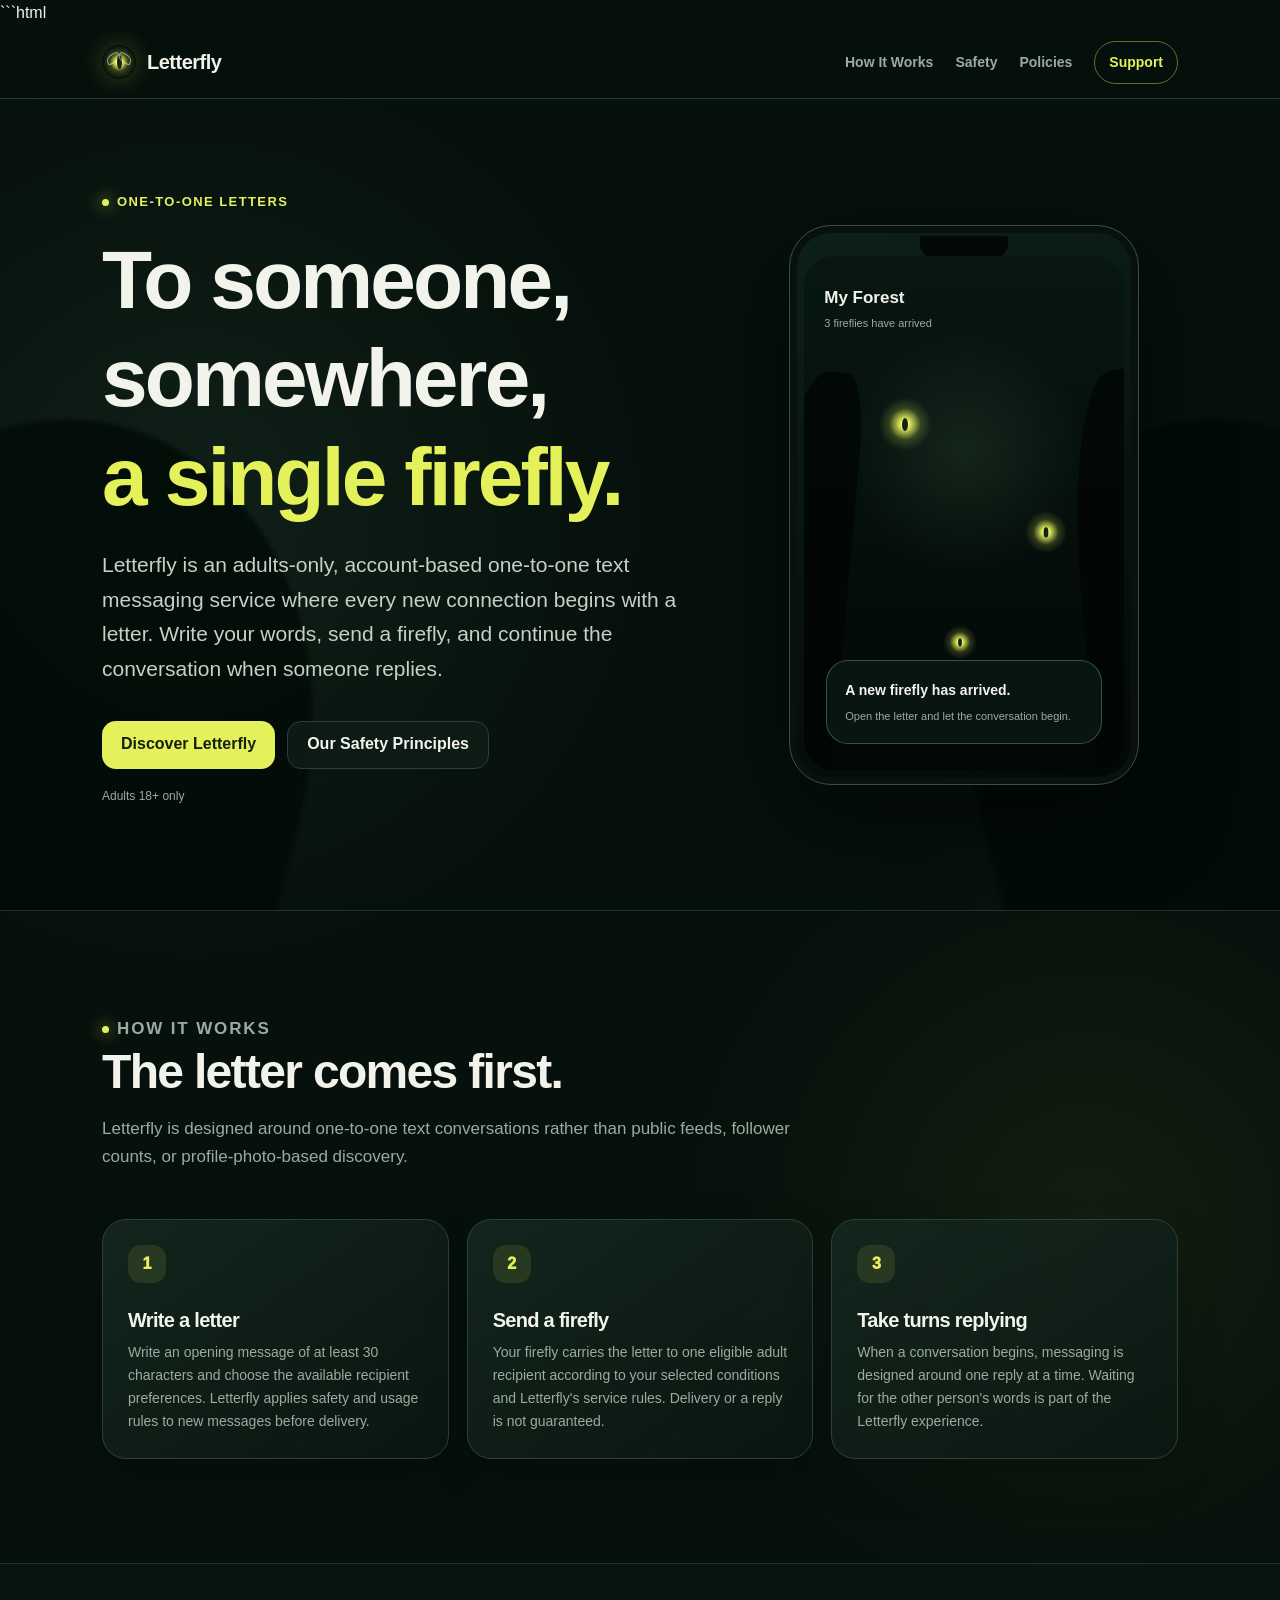
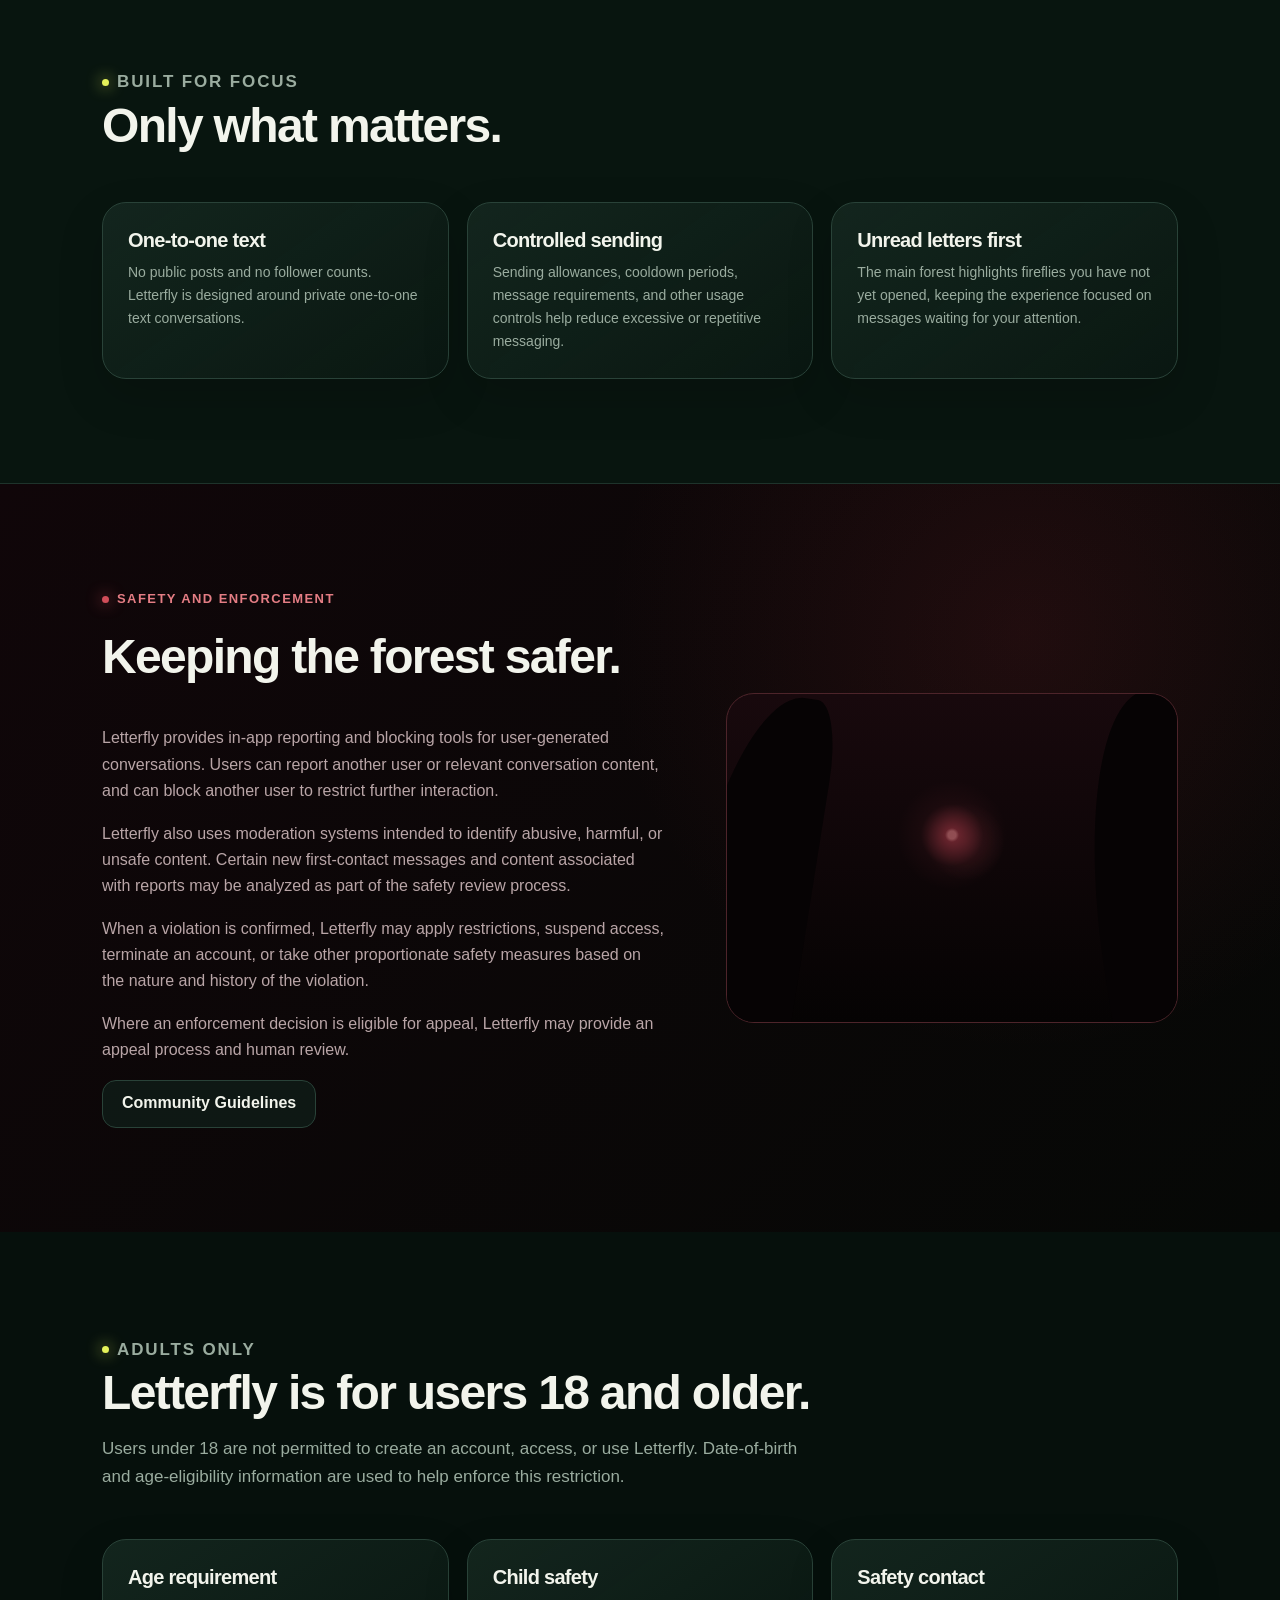
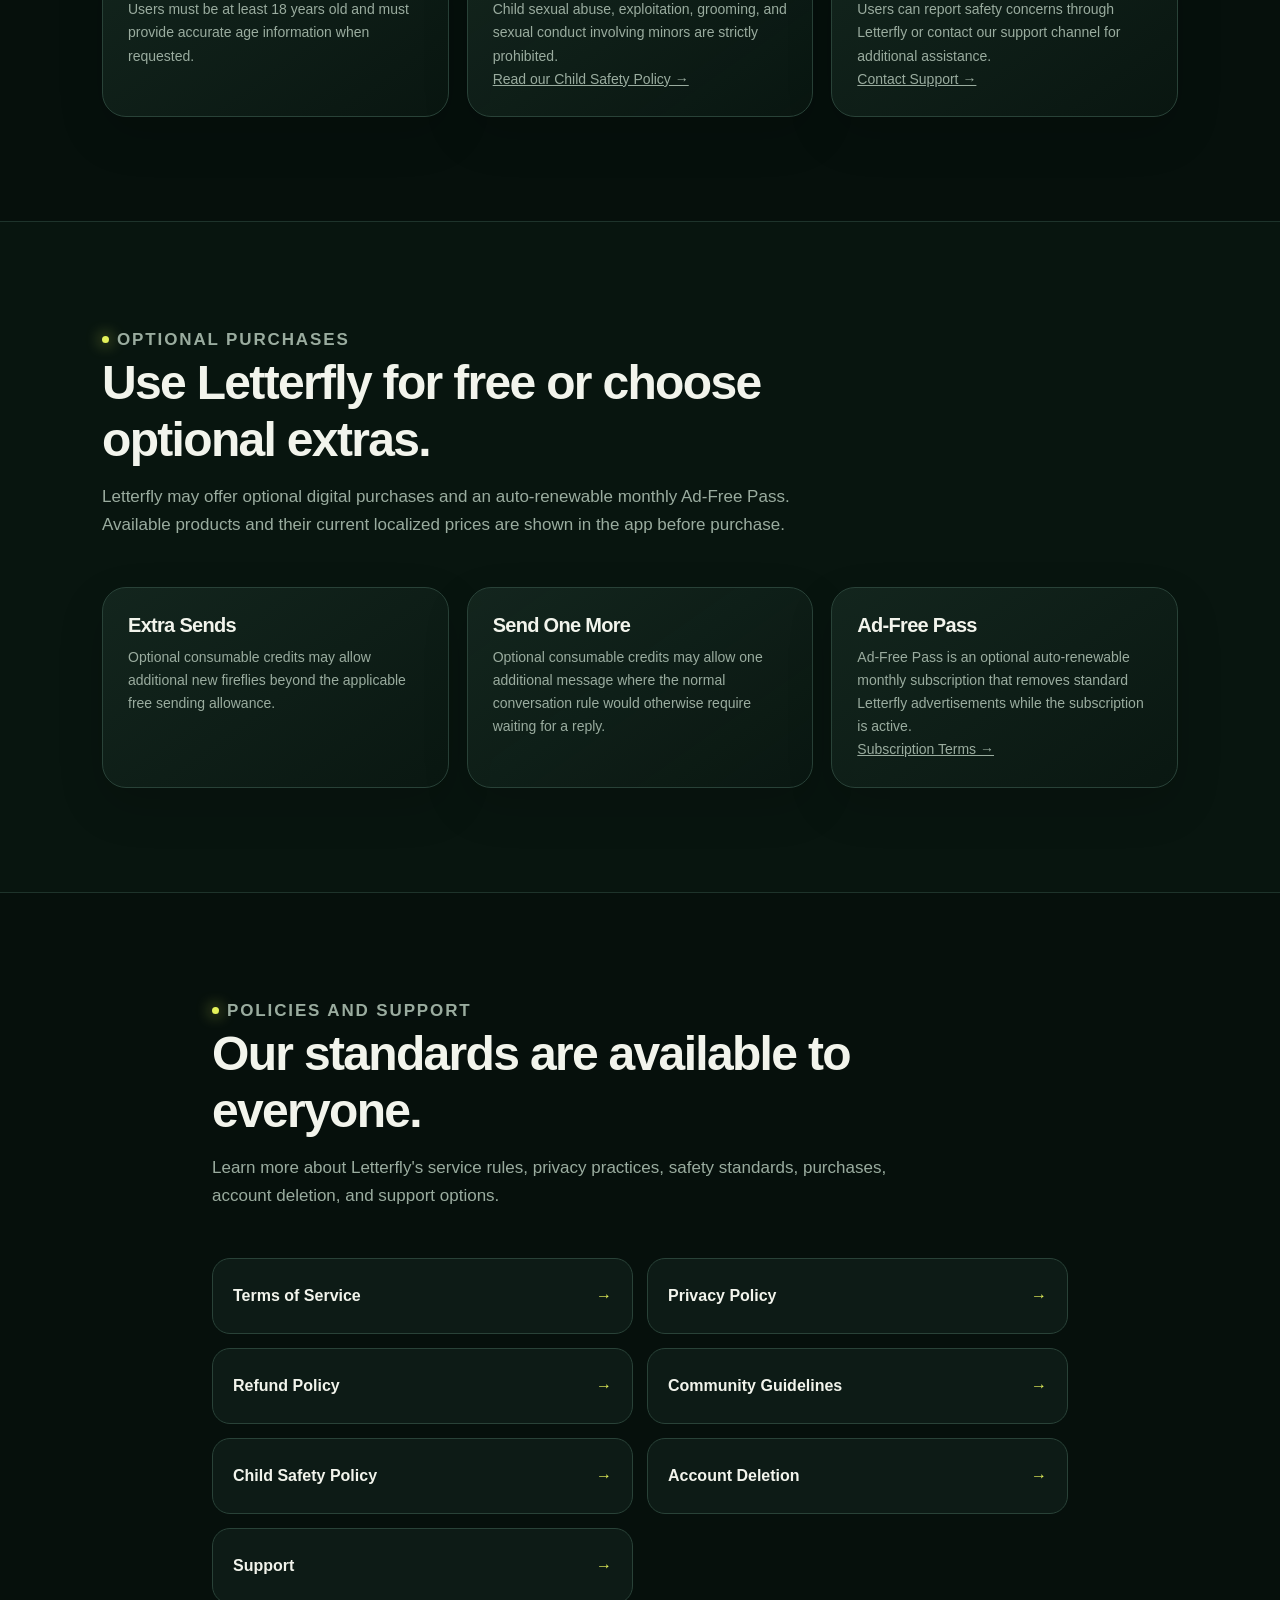
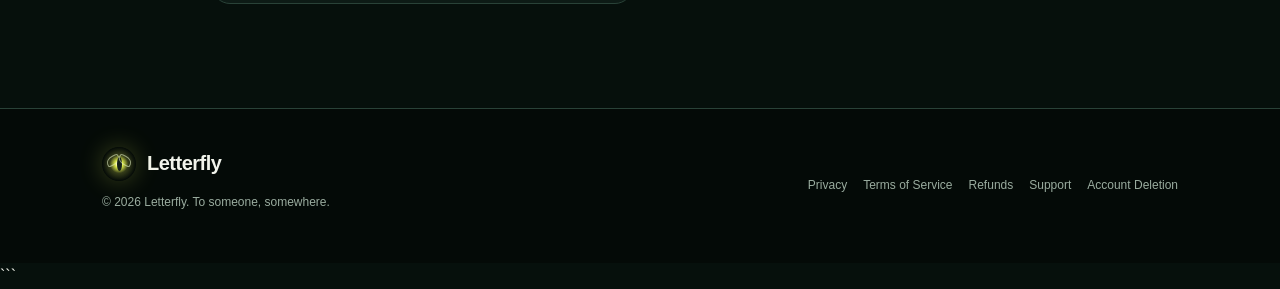
<file: index.html>
```html
<!doctype html>
<html lang="en">
<head>
  <meta charset="utf-8">
  <meta name="viewport" content="width=device-width, initial-scale=1">

  <meta
    name="description"
    content="Letterfly is an adults-only one-to-one text messaging service where every new connection begins with a letter carried by a firefly."
  >

  <meta name="theme-color" content="#06100c">

  <title>Letterfly — To Someone, Somewhere</title>

  <link rel="stylesheet" href="style.css">
</head>


<body>

  <a class="skip-link" href="#main">
    Skip to main content
  </a>


  <header class="site-header">

    <div class="nav-wrap">

      <a
        class="brand"
        href="index.html"
        aria-label="Letterfly Home"
      >
        <span
          class="brand-mark"
          aria-hidden="true"
        >
          <span class="brand-core"></span>
        </span>

        Letterfly
      </a>


      <nav
        class="desktop-nav"
        aria-label="Main navigation"
      >

        <a href="#service">
          How It Works
        </a>

        <a href="#safety">
          Safety
        </a>

        <a href="#policies">
          Policies
        </a>

        <a
          class="nav-cta"
          href="support.html"
        >
          Support
        </a>

      </nav>


      <details class="mobile-nav">

        <summary>
          Menu
        </summary>

        <nav
          class="mobile-panel"
          aria-label="Mobile navigation"
        >

          <a href="#service">
            How It Works
          </a>

          <a href="#safety">
            Safety
          </a>

          <a href="#policies">
            Policies
          </a>

          <a href="support.html">
            Support
          </a>

        </nav>

      </details>

    </div>

  </header>



  <main id="main">


    <section class="hero">

      <div class="hero-inner">


        <div class="hero-copy">

          <p class="eyebrow">
            One-to-one letters
          </p>


          <h1>
            To someone, somewhere,<br>
            <span>a single firefly.</span>
          </h1>


          <p class="lead">
            Letterfly is an adults-only,
            account-based one-to-one text messaging service
            where every new connection begins with a letter.
            Write your words, send a firefly,
            and continue the conversation when someone replies.
          </p>


          <div class="hero-actions">

            <a
              class="button"
              href="#service"
            >
              Discover Letterfly
            </a>

            <a
              class="button secondary"
              href="community.html"
            >
              Our Safety Principles
            </a>

          </div>


          <p class="mini-note">
            Adults 18+ only
          </p>

        </div>



        <div
          class="phone"
          aria-label="Preview of the Letterfly app"
        >

          <div class="phone-screen">

            <div class="phone-title">
              My Forest
            </div>

            <div class="phone-sub">
              3 fireflies have arrived
            </div>


            <span class="tree left"></span>

            <span class="tree right"></span>


            <span class="glow g1"></span>

            <span class="glow g2"></span>

            <span class="glow g3"></span>


            <div class="phone-card">

              <strong>
                A new firefly has arrived.
              </strong>

              <span>
                Open the letter and let the conversation begin.
              </span>

            </div>

          </div>

        </div>

      </div>

    </section>



    <section
      id="service"
      class="section"
    >

      <div class="section-heading">

        <p class="eyebrow">
          How it works
        </p>


        <h2>
          The letter comes first.
        </h2>


        <p>
          Letterfly is designed around
          one-to-one text conversations rather than
          public feeds, follower counts,
          or profile-photo-based discovery.
        </p>

      </div>



      <div class="grid-3">


        <article class="card">

          <div class="card-number">
            1
          </div>


          <h3>
            Write a letter
          </h3>


          <p>
            Write an opening message
            of at least 30 characters
            and choose the available recipient preferences.
            Letterfly applies safety and usage rules
            to new messages before delivery.
          </p>

        </article>



        <article class="card">

          <div class="card-number">
            2
          </div>


          <h3>
            Send a firefly
          </h3>


          <p>
            Your firefly carries the letter
            to one eligible adult recipient
            according to your selected conditions
            and Letterfly's service rules.
            Delivery or a reply is not guaranteed.
          </p>

        </article>



        <article class="card">

          <div class="card-number">
            3
          </div>


          <h3>
            Take turns replying
          </h3>


          <p>
            When a conversation begins,
            messaging is designed around
            one reply at a time.
            Waiting for the other person's words
            is part of the Letterfly experience.
          </p>

        </article>

      </div>

    </section>



    <div class="band">

      <section class="section">

        <div class="section-heading">

          <p class="eyebrow">
            Built for focus
          </p>


          <h2>
            Only what matters.
          </h2>

        </div>



        <div class="grid-3">


          <article class="card">

            <h3>
              One-to-one text
            </h3>

            <p>
              No public posts
              and no follower counts.
              Letterfly is designed around
              private one-to-one text conversations.
            </p>

          </article>



          <article class="card">

            <h3>
              Controlled sending
            </h3>

            <p>
              Sending allowances,
              cooldown periods,
              message requirements,
              and other usage controls
              help reduce excessive or repetitive messaging.
            </p>

          </article>



          <article class="card">

            <h3>
              Unread letters first
            </h3>

            <p>
              The main forest highlights
              fireflies you have not yet opened,
              keeping the experience focused
              on messages waiting for your attention.
            </p>

          </article>

        </div>

      </section>

    </div>



    <div
      id="safety"
      class="shadow-band"
    >

      <section class="section shadow-layout">


        <div class="shadow-copy">

          <p class="eyebrow">
            Safety and enforcement
          </p>


          <h2>
            Keeping the forest safer.
          </h2>


          <p>
            Letterfly provides in-app reporting
            and blocking tools
            for user-generated conversations.
            Users can report another user
            or relevant conversation content,
            and can block another user
            to restrict further interaction.
          </p>


          <p>
            Letterfly also uses moderation systems
            intended to identify abusive,
            harmful, or unsafe content.
            Certain new first-contact messages
            and content associated with reports
            may be analyzed
            as part of the safety review process.
          </p>


          <p>
            When a violation is confirmed,
            Letterfly may apply restrictions,
            suspend access,
            terminate an account,
            or take other proportionate safety measures
            based on the nature
            and history of the violation.
          </p>


          <p>
            Where an enforcement decision
            is eligible for appeal,
            Letterfly may provide
            an appeal process
            and human review.
          </p>


          <a
            class="button secondary"
            href="community.html"
          >
            Community Guidelines
          </a>

        </div>



        <div
          class="shadow-art"
          role="img"
          aria-label="A dark forest with a dimly glowing firefly"
        >

          <span class="shadow-firefly"></span>

        </div>

      </section>

    </div>



    <section class="section">

      <div class="section-heading">

        <p class="eyebrow">
          Adults only
        </p>


        <h2>
          Letterfly is for users 18 and older.
        </h2>


        <p>
          Users under 18
          are not permitted to create an account,
          access, or use Letterfly.
          Date-of-birth and age-eligibility information
          are used to help enforce this restriction.
        </p>

      </div>


      <div class="grid-3">


        <article class="card">

          <h3>
            Age requirement
          </h3>

          <p>
            Users must be at least 18 years old
            and must provide accurate age information
            when requested.
          </p>

        </article>



        <article class="card">

          <h3>
            Child safety
          </h3>

          <p>
            Child sexual abuse,
            exploitation,
            grooming,
            and sexual conduct involving minors
            are strictly prohibited.
          </p>

          <p>
            <a href="child-safety.html">
              Read our Child Safety Policy →
            </a>
          </p>

        </article>



        <article class="card">

          <h3>
            Safety contact
          </h3>

          <p>
            Users can report safety concerns
            through Letterfly
            or contact our support channel
            for additional assistance.
          </p>

          <p>
            <a href="support.html">
              Contact Support →
            </a>
          </p>

        </article>

      </div>

    </section>



    <div class="band">

      <section class="section">

        <div class="section-heading">

          <p class="eyebrow">
            Optional purchases
          </p>


          <h2>
            Use Letterfly for free or choose optional extras.
          </h2>


          <p>
            Letterfly may offer optional digital purchases
            and an auto-renewable monthly Ad-Free Pass.
            Available products and their current localized prices
            are shown in the app before purchase.
          </p>

        </div>


        <div class="grid-3">


          <article class="card">

            <h3>
              Extra Sends
            </h3>

            <p>
              Optional consumable credits
              may allow additional new fireflies
              beyond the applicable free sending allowance.
            </p>

          </article>



          <article class="card">

            <h3>
              Send One More
            </h3>

            <p>
              Optional consumable credits
              may allow one additional message
              where the normal conversation rule
              would otherwise require waiting for a reply.
            </p>

          </article>



          <article class="card">

            <h3>
              Ad-Free Pass
            </h3>

            <p>
              Ad-Free Pass is an optional
              auto-renewable monthly subscription
              that removes standard Letterfly advertisements
              while the subscription is active.
            </p>

            <p>
              <a href="terms.html">
                Subscription Terms →
              </a>
            </p>

          </article>

        </div>

      </section>

    </div>



    <section
      id="policies"
      class="section narrow"
    >

      <div class="section-heading">

        <p class="eyebrow">
          Policies and support
        </p>


        <h2>
          Our standards are available to everyone.
        </h2>


        <p>
          Learn more about Letterfly's
          service rules,
          privacy practices,
          safety standards,
          purchases,
          account deletion,
          and support options.
        </p>

      </div>



      <div class="policy-grid">


        <a
          class="policy-link"
          href="terms.html"
        >
          Terms of Service
          <span>→</span>
        </a>


        <a
          class="policy-link"
          href="privacy.html"
        >
          Privacy Policy
          <span>→</span>
        </a>


        <a
          class="policy-link"
          href="refund.html"
        >
          Refund Policy
          <span>→</span>
        </a>


        <a
          class="policy-link"
          href="community.html"
        >
          Community Guidelines
          <span>→</span>
        </a>


        <a
          class="policy-link"
          href="child-safety.html"
        >
          Child Safety Policy
          <span>→</span>
        </a>


        <a
          class="policy-link"
          href="delete-account.html"
        >
          Account Deletion
          <span>→</span>
        </a>


        <a
          class="policy-link"
          href="support.html"
        >
          Support
          <span>→</span>
        </a>

      </div>

    </section>


  </main>



  <footer class="site-footer">

    <div class="footer-wrap">


      <div>

        <a
          class="brand"
          href="index.html"
          aria-label="Letterfly Home"
        >

          <span
            class="brand-mark"
            aria-hidden="true"
          >
            <span class="brand-core"></span>
          </span>

          Letterfly

        </a>


        <p class="footer-copy">
          © 2026 Letterfly. To someone, somewhere.
        </p>

      </div>



      <nav
        class="footer-links"
        aria-label="Footer navigation"
      >

        <a href="privacy.html">
          Privacy
        </a>

        <a href="terms.html">
          Terms of Service
        </a>

        <a href="refund.html">
          Refunds
        </a>

        <a href="support.html">
          Support
        </a>

        <a href="delete-account.html">
          Account Deletion
        </a>

      </nav>

    </div>

  </footer>

</body>
</html>
```
</file>
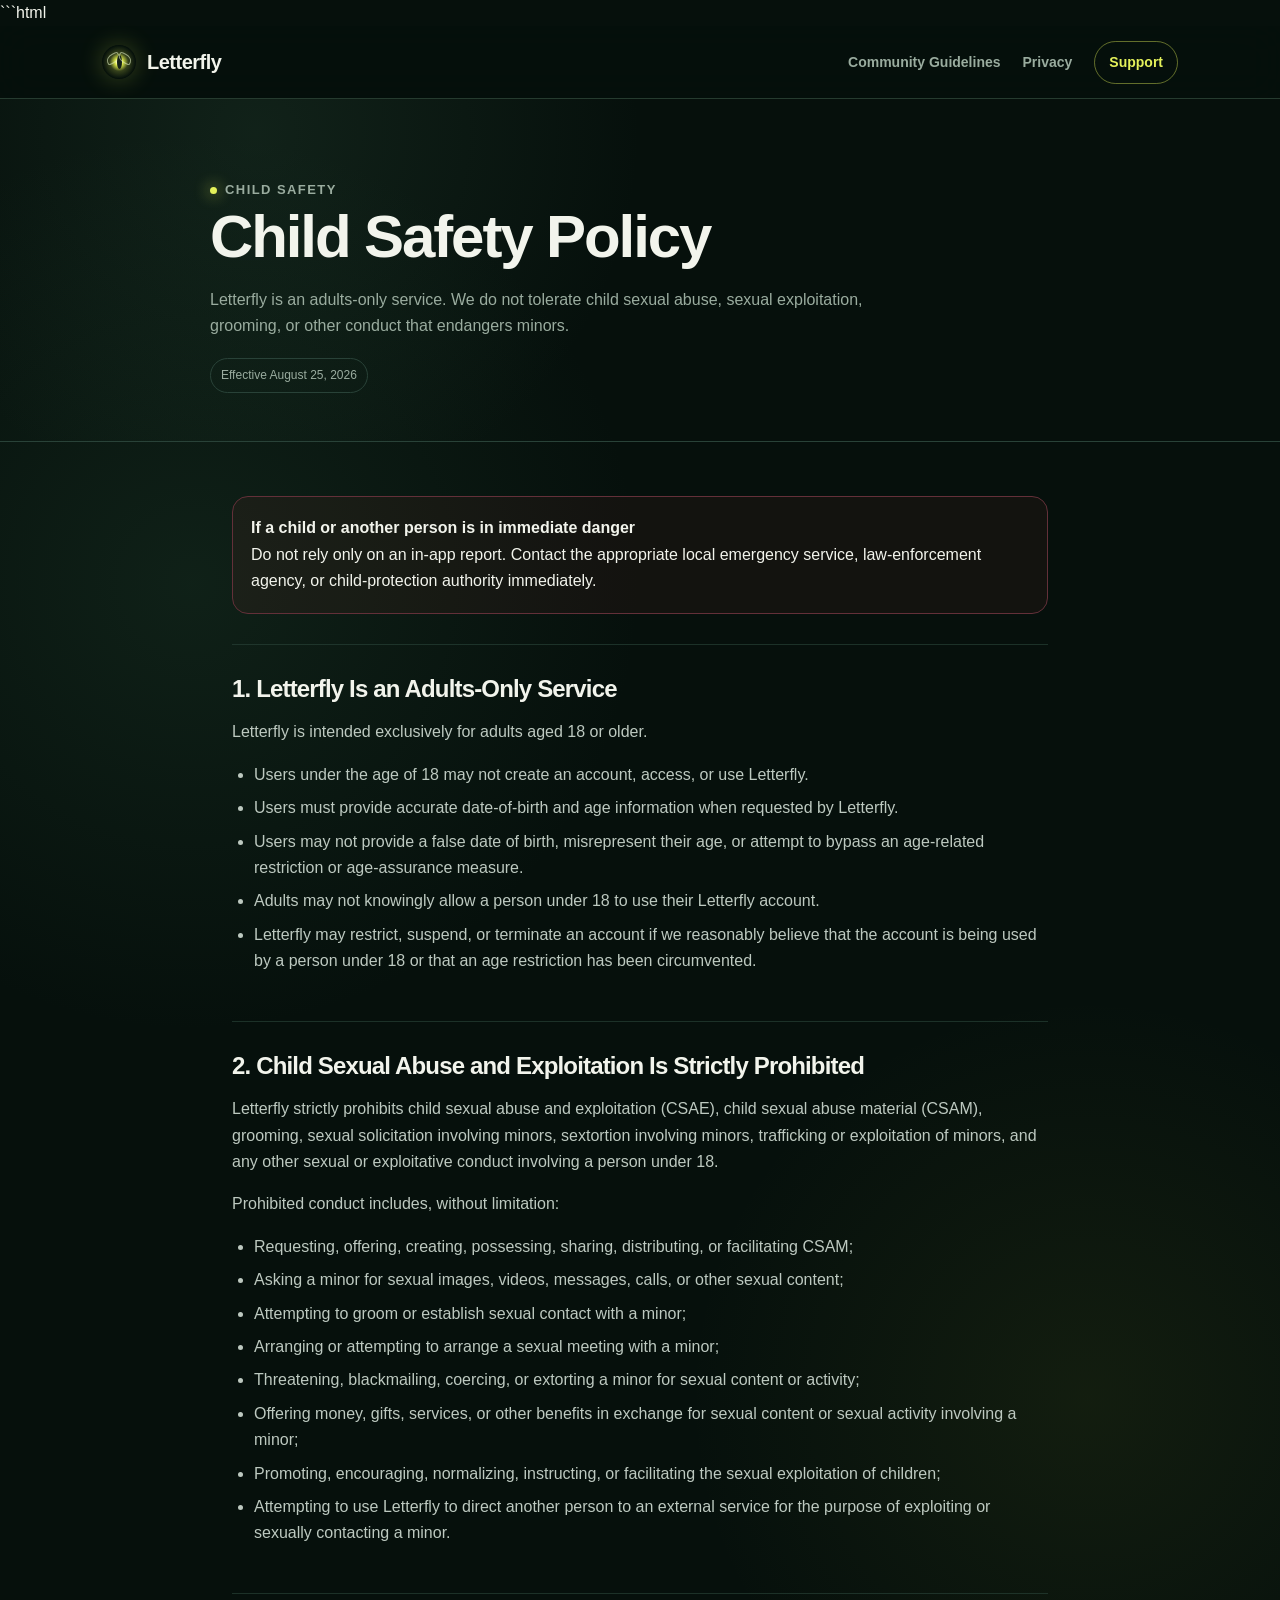
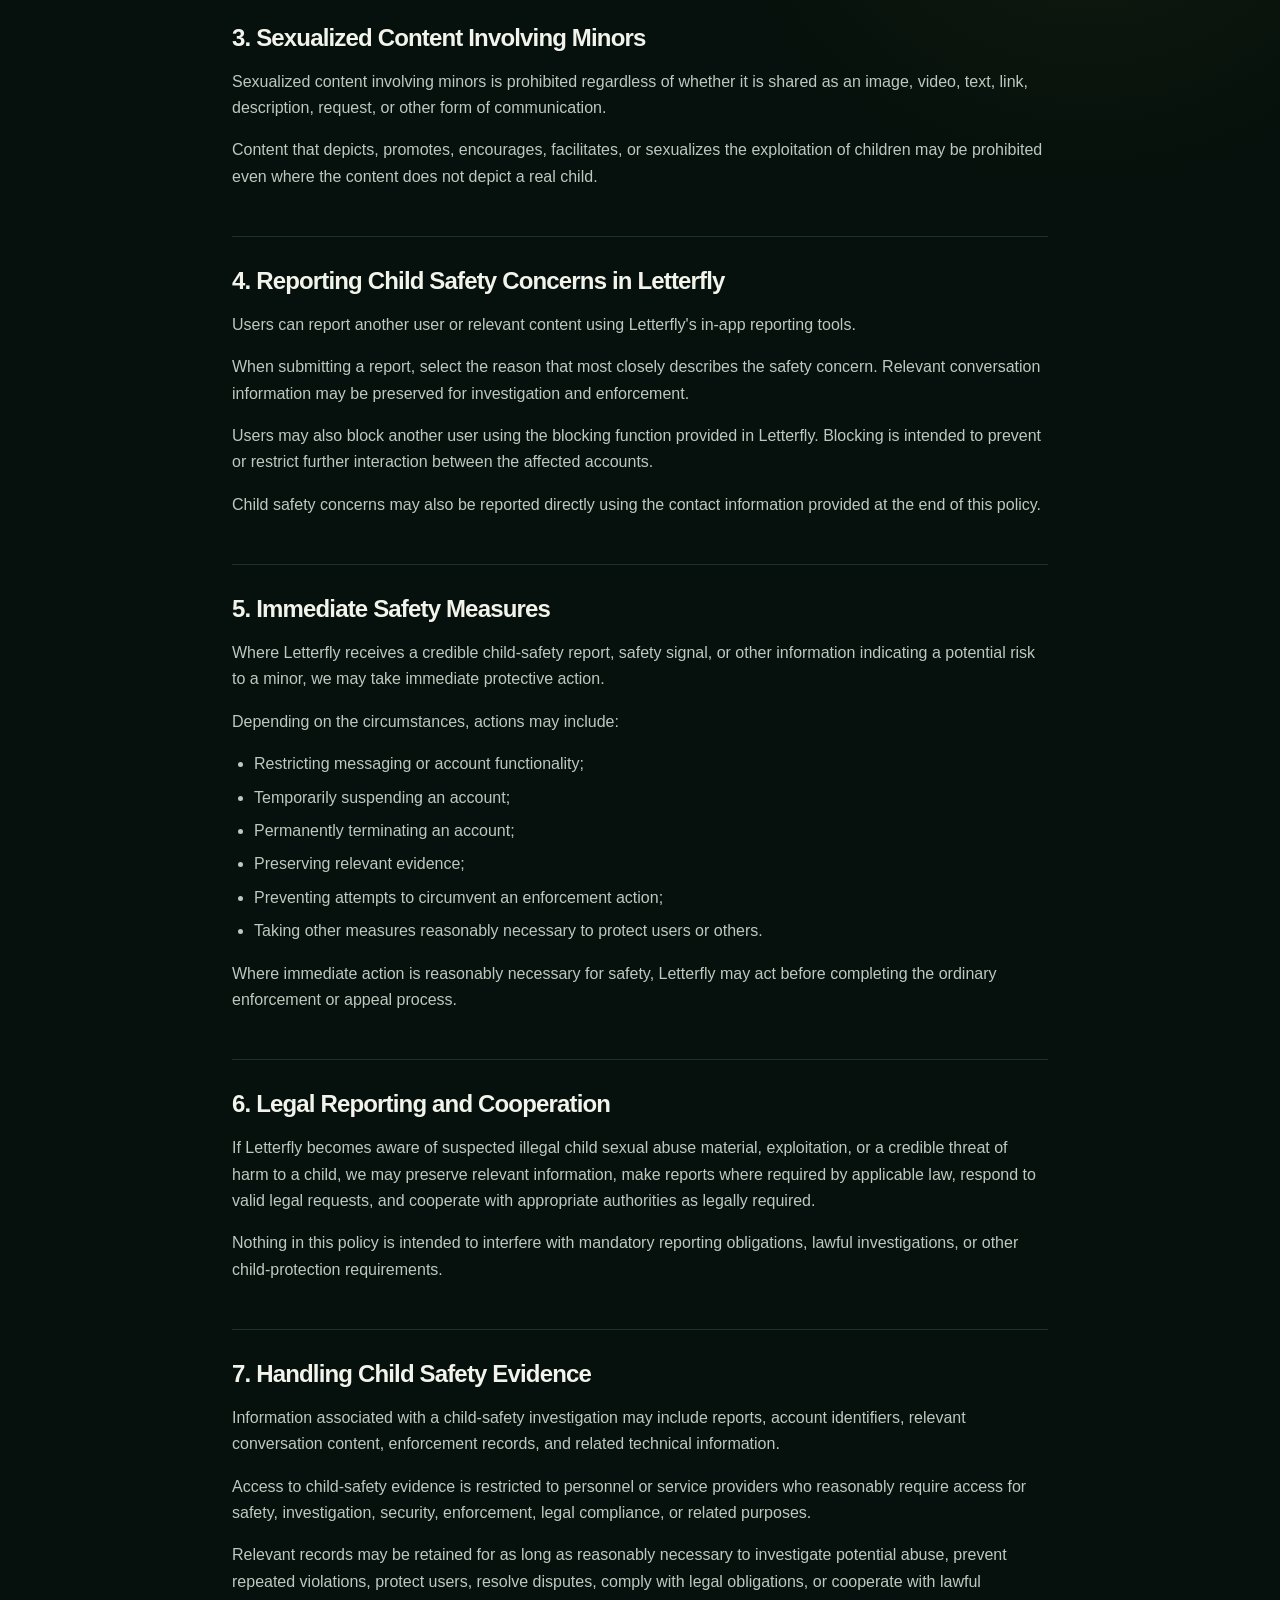
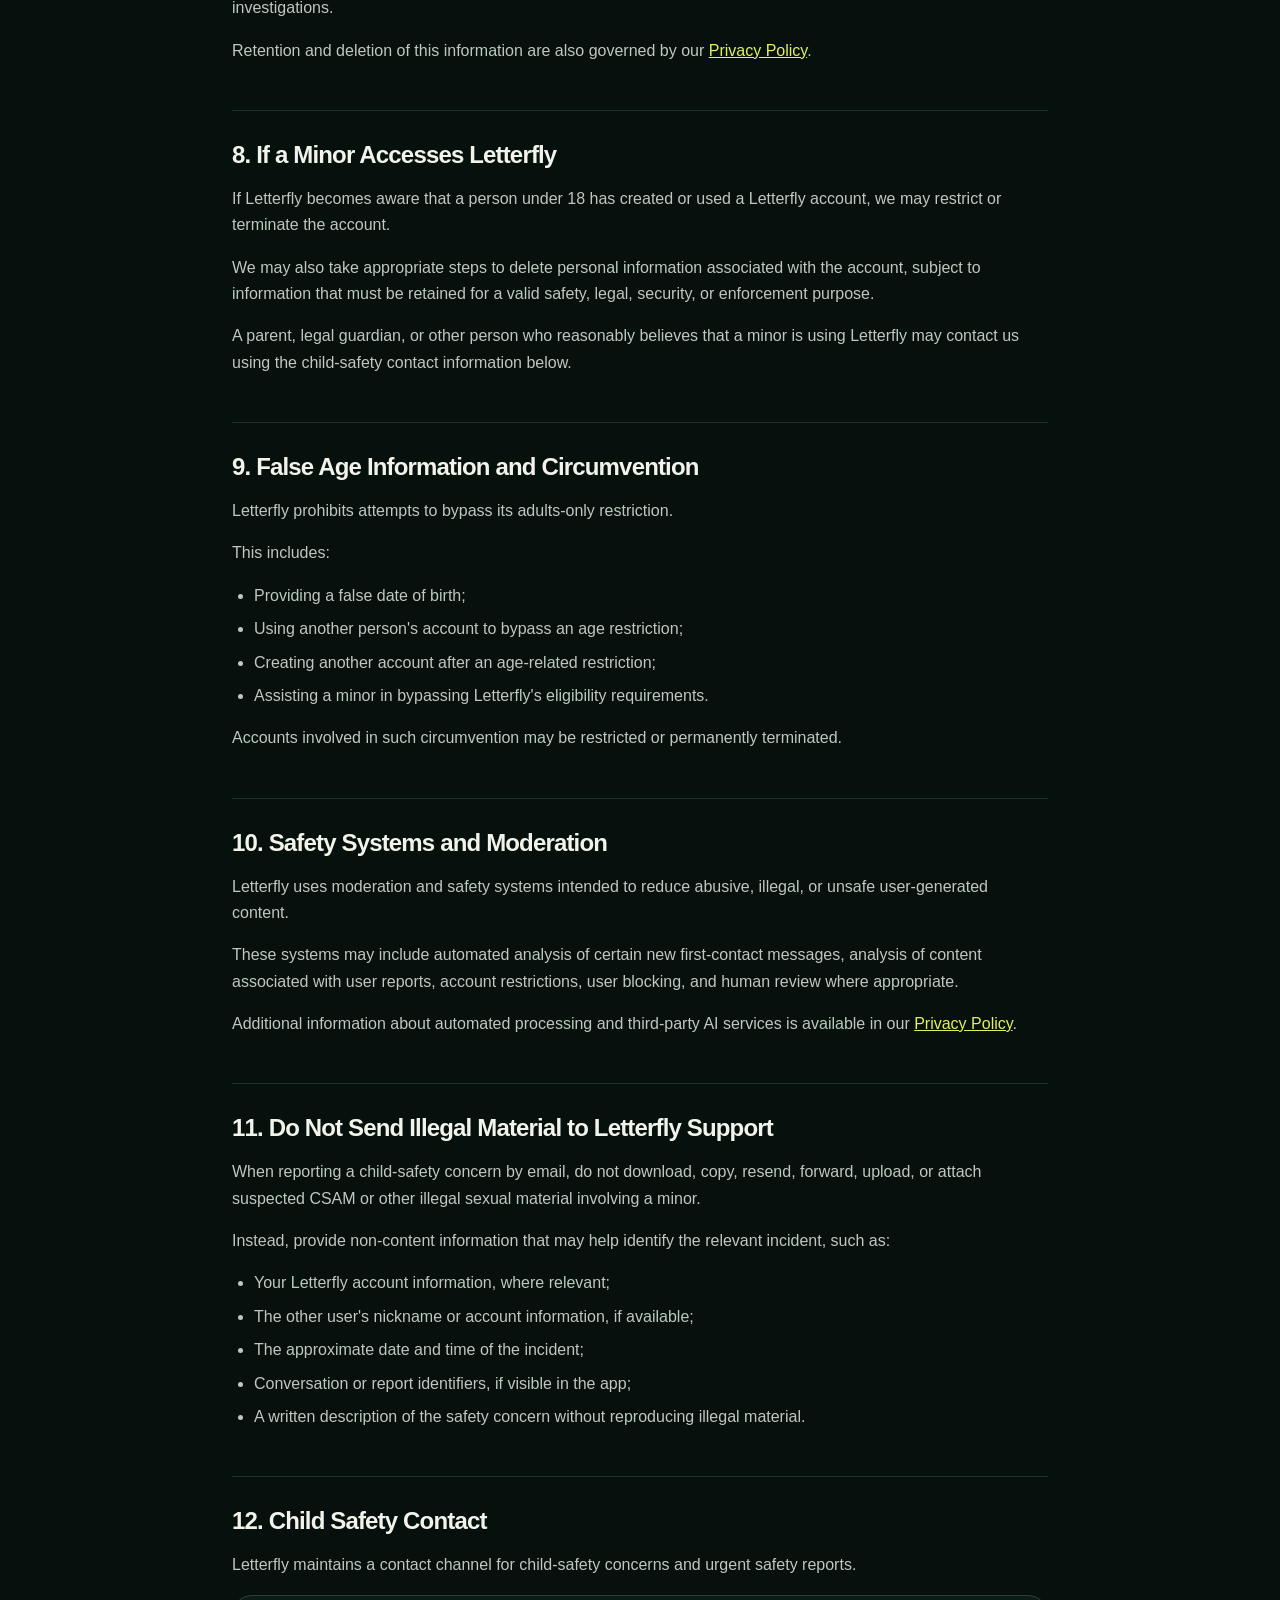
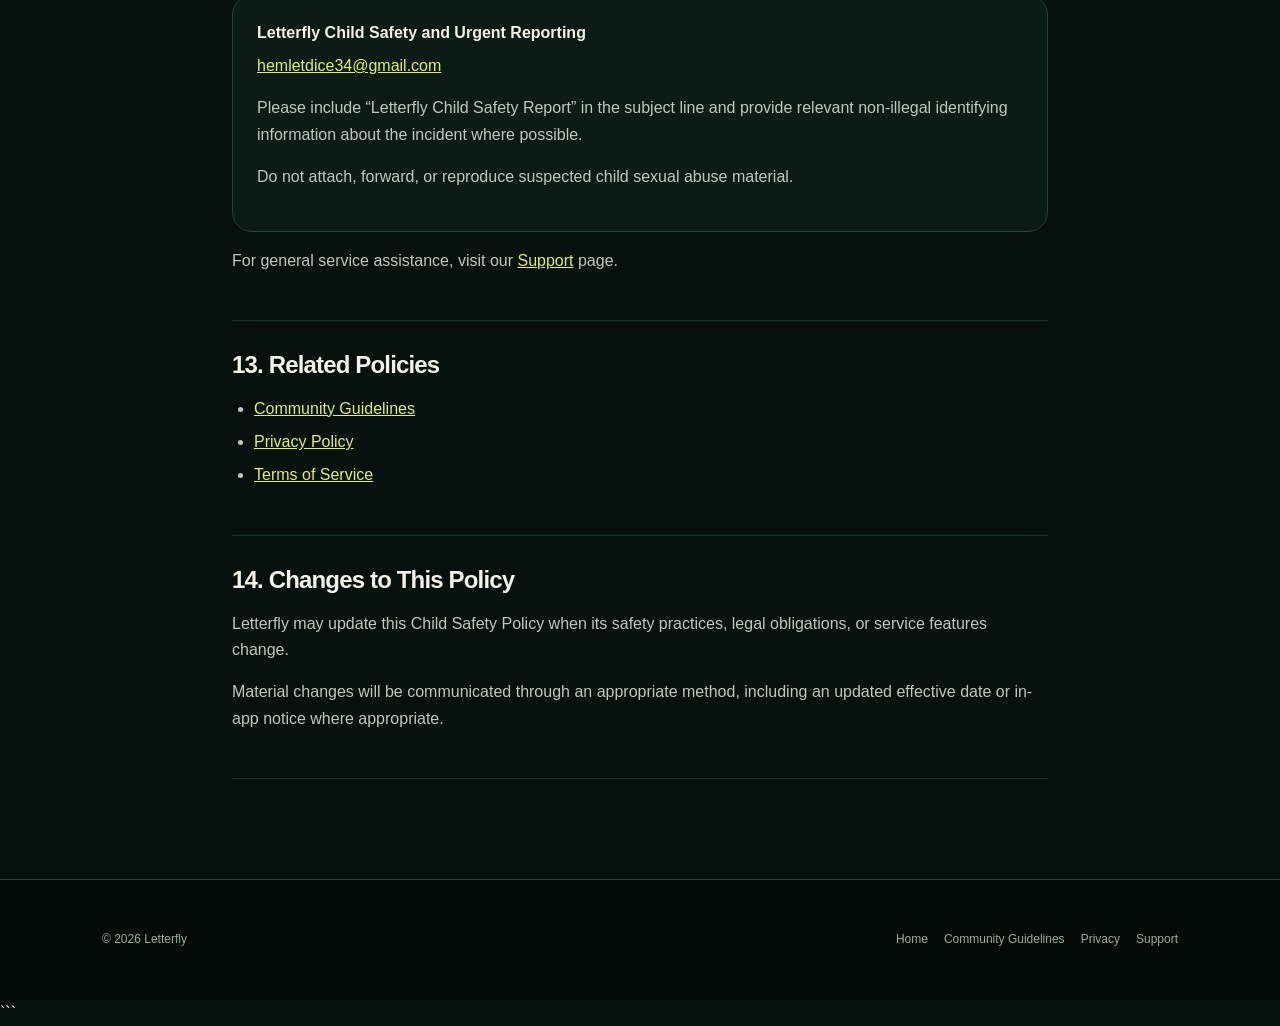
<file: child-safety.html>
```html
<!doctype html>
<html lang="en">
<head>
  <meta charset="utf-8">
  <meta name="viewport" content="width=device-width,initial-scale=1">
  <meta name="description" content="Letterfly Child Safety Policy">
  <meta name="theme-color" content="#06100c">
  <title>Child Safety Policy | Letterfly</title>
  <link rel="stylesheet" href="style.css">
</head>

<body>
  <a class="skip-link" href="#main">Skip to main content</a>

  <header class="site-header">
    <div class="nav-wrap">

      <a class="brand" href="index.html">
        <span class="brand-mark" aria-hidden="true">
          <span class="brand-core"></span>
        </span>
        Letterfly
      </a>

      <nav class="desktop-nav">
        <a href="community.html">Community Guidelines</a>
        <a href="privacy.html">Privacy</a>
        <a class="nav-cta" href="support.html">Support</a>
      </nav>

      <details class="mobile-nav">
        <summary>Menu</summary>

        <nav class="mobile-panel">
          <a href="index.html">Home</a>
          <a href="community.html">Community Guidelines</a>
          <a href="privacy.html">Privacy</a>
          <a href="support.html">Support</a>
        </nav>
      </details>

    </div>
  </header>


  <main id="main">

    <div class="legal-hero">
      <div class="legal-hero-inner">

        <p class="eyebrow">Child Safety</p>

        <h1>Child Safety Policy</h1>

        <p>
          Letterfly is an adults-only service.
          We do not tolerate child sexual abuse,
          sexual exploitation, grooming,
          or other conduct that endangers minors.
        </p>

        <span class="legal-meta">
          Effective August 25, 2026
        </span>

      </div>
    </div>


    <article class="legal">

      <section>
        <div class="notice danger-notice">

          <strong>If a child or another person is in immediate danger</strong><br>

          Do not rely only on an in-app report.
          Contact the appropriate local emergency service,
          law-enforcement agency,
          or child-protection authority immediately.

        </div>
      </section>


      <section>
        <h2>1. Letterfly Is an Adults-Only Service</h2>

        <p>
          Letterfly is intended exclusively
          for adults aged 18 or older.
        </p>

        <ul>
          <li>
            Users under the age of 18
            may not create an account,
            access, or use Letterfly.
          </li>

          <li>
            Users must provide accurate
            date-of-birth and age information
            when requested by Letterfly.
          </li>

          <li>
            Users may not provide
            a false date of birth,
            misrepresent their age,
            or attempt to bypass
            an age-related restriction
            or age-assurance measure.
          </li>

          <li>
            Adults may not knowingly allow
            a person under 18
            to use their Letterfly account.
          </li>

          <li>
            Letterfly may restrict,
            suspend, or terminate an account
            if we reasonably believe
            that the account is being used
            by a person under 18
            or that an age restriction
            has been circumvented.
          </li>
        </ul>
      </section>


      <section>
        <h2>2. Child Sexual Abuse and Exploitation Is Strictly Prohibited</h2>

        <p>
          Letterfly strictly prohibits
          child sexual abuse and exploitation (CSAE),
          child sexual abuse material (CSAM),
          grooming,
          sexual solicitation involving minors,
          sextortion involving minors,
          trafficking or exploitation of minors,
          and any other sexual or exploitative conduct
          involving a person under 18.
        </p>

        <p>
          Prohibited conduct includes,
          without limitation:
        </p>

        <ul>
          <li>
            Requesting, offering,
            creating, possessing,
            sharing, distributing,
            or facilitating CSAM;
          </li>

          <li>
            Asking a minor
            for sexual images,
            videos, messages,
            calls, or other sexual content;
          </li>

          <li>
            Attempting to groom
            or establish sexual contact
            with a minor;
          </li>

          <li>
            Arranging or attempting
            to arrange a sexual meeting
            with a minor;
          </li>

          <li>
            Threatening, blackmailing,
            coercing, or extorting a minor
            for sexual content or activity;
          </li>

          <li>
            Offering money,
            gifts, services,
            or other benefits
            in exchange for sexual content
            or sexual activity involving a minor;
          </li>

          <li>
            Promoting, encouraging,
            normalizing, instructing,
            or facilitating
            the sexual exploitation of children;
          </li>

          <li>
            Attempting to use Letterfly
            to direct another person
            to an external service
            for the purpose of exploiting
            or sexually contacting a minor.
          </li>
        </ul>
      </section>


      <section>
        <h2>3. Sexualized Content Involving Minors</h2>

        <p>
          Sexualized content involving minors
          is prohibited regardless of whether
          it is shared as an image,
          video, text, link,
          description, request,
          or other form of communication.
        </p>

        <p>
          Content that depicts,
          promotes, encourages,
          facilitates, or sexualizes
          the exploitation of children
          may be prohibited
          even where the content
          does not depict a real child.
        </p>
      </section>


      <section>
        <h2>4. Reporting Child Safety Concerns in Letterfly</h2>

        <p>
          Users can report another user
          or relevant content
          using Letterfly's in-app reporting tools.
        </p>

        <p>
          When submitting a report,
          select the reason
          that most closely describes
          the safety concern.
          Relevant conversation information
          may be preserved
          for investigation and enforcement.
        </p>

        <p>
          Users may also block another user
          using the blocking function
          provided in Letterfly.
          Blocking is intended
          to prevent or restrict
          further interaction
          between the affected accounts.
        </p>

        <p>
          Child safety concerns
          may also be reported directly
          using the contact information
          provided at the end of this policy.
        </p>
      </section>


      <section>
        <h2>5. Immediate Safety Measures</h2>

        <p>
          Where Letterfly receives
          a credible child-safety report,
          safety signal,
          or other information
          indicating a potential risk to a minor,
          we may take immediate protective action.
        </p>

        <p>
          Depending on the circumstances,
          actions may include:
        </p>

        <ul>
          <li>Restricting messaging or account functionality;</li>

          <li>Temporarily suspending an account;</li>

          <li>Permanently terminating an account;</li>

          <li>Preserving relevant evidence;</li>

          <li>
            Preventing attempts
            to circumvent an enforcement action;
          </li>

          <li>
            Taking other measures
            reasonably necessary
            to protect users or others.
          </li>
        </ul>

        <p>
          Where immediate action
          is reasonably necessary for safety,
          Letterfly may act
          before completing
          the ordinary enforcement
          or appeal process.
        </p>
      </section>


      <section>
        <h2>6. Legal Reporting and Cooperation</h2>

        <p>
          If Letterfly becomes aware
          of suspected illegal child sexual abuse material,
          exploitation,
          or a credible threat of harm to a child,
          we may preserve relevant information,
          make reports where required by applicable law,
          respond to valid legal requests,
          and cooperate with appropriate authorities
          as legally required.
        </p>

        <p>
          Nothing in this policy
          is intended to interfere
          with mandatory reporting obligations,
          lawful investigations,
          or other child-protection requirements.
        </p>
      </section>


      <section>
        <h2>7. Handling Child Safety Evidence</h2>

        <p>
          Information associated
          with a child-safety investigation
          may include reports,
          account identifiers,
          relevant conversation content,
          enforcement records,
          and related technical information.
        </p>

        <p>
          Access to child-safety evidence
          is restricted
          to personnel or service providers
          who reasonably require access
          for safety,
          investigation,
          security,
          enforcement,
          legal compliance,
          or related purposes.
        </p>

        <p>
          Relevant records may be retained
          for as long as reasonably necessary
          to investigate potential abuse,
          prevent repeated violations,
          protect users,
          resolve disputes,
          comply with legal obligations,
          or cooperate with lawful investigations.
        </p>

        <p>
          Retention and deletion
          of this information
          are also governed
          by our
          <a href="privacy.html">Privacy Policy</a>.
        </p>
      </section>


      <section>
        <h2>8. If a Minor Accesses Letterfly</h2>

        <p>
          If Letterfly becomes aware
          that a person under 18
          has created or used
          a Letterfly account,
          we may restrict or terminate
          the account.
        </p>

        <p>
          We may also take
          appropriate steps
          to delete personal information
          associated with the account,
          subject to information
          that must be retained
          for a valid safety,
          legal,
          security,
          or enforcement purpose.
        </p>

        <p>
          A parent,
          legal guardian,
          or other person
          who reasonably believes
          that a minor is using Letterfly
          may contact us
          using the child-safety
          contact information below.
        </p>
      </section>


      <section>
        <h2>9. False Age Information and Circumvention</h2>

        <p>
          Letterfly prohibits attempts
          to bypass its adults-only restriction.
        </p>

        <p>
          This includes:
        </p>

        <ul>
          <li>Providing a false date of birth;</li>

          <li>
            Using another person's account
            to bypass an age restriction;
          </li>

          <li>
            Creating another account
            after an age-related restriction;
          </li>

          <li>
            Assisting a minor
            in bypassing Letterfly's
            eligibility requirements.
          </li>
        </ul>

        <p>
          Accounts involved
          in such circumvention
          may be restricted
          or permanently terminated.
        </p>
      </section>


      <section>
        <h2>10. Safety Systems and Moderation</h2>

        <p>
          Letterfly uses moderation
          and safety systems
          intended to reduce
          abusive, illegal,
          or unsafe user-generated content.
        </p>

        <p>
          These systems may include
          automated analysis
          of certain new first-contact messages,
          analysis of content
          associated with user reports,
          account restrictions,
          user blocking,
          and human review
          where appropriate.
        </p>

        <p>
          Additional information
          about automated processing
          and third-party AI services
          is available in our
          <a href="privacy.html">Privacy Policy</a>.
        </p>
      </section>


      <section>
        <h2>11. Do Not Send Illegal Material to Letterfly Support</h2>

        <p>
          When reporting
          a child-safety concern by email,
          do not download,
          copy, resend,
          forward, upload,
          or attach suspected CSAM
          or other illegal sexual material
          involving a minor.
        </p>

        <p>
          Instead,
          provide non-content information
          that may help identify
          the relevant incident,
          such as:
        </p>

        <ul>
          <li>Your Letterfly account information, where relevant;</li>

          <li>The other user's nickname or account information, if available;</li>

          <li>The approximate date and time of the incident;</li>

          <li>
            Conversation or report identifiers,
            if visible in the app;
          </li>

          <li>
            A written description
            of the safety concern
            without reproducing illegal material.
          </li>
        </ul>
      </section>


      <section>
        <h2>12. Child Safety Contact</h2>

        <p>
          Letterfly maintains
          a contact channel
          for child-safety concerns
          and urgent safety reports.
        </p>

        <div class="contact-card">

          <strong>Letterfly Child Safety and Urgent Reporting</strong>

          <a href="mailto:hemletdice34@gmail.com?subject=Letterfly%20Child%20Safety%20Report">
            hemletdice34@gmail.com
          </a>

          <p>
            Please include
            “Letterfly Child Safety Report”
            in the subject line
            and provide relevant
            non-illegal identifying information
            about the incident where possible.
          </p>

          <p>
            Do not attach,
            forward,
            or reproduce
            suspected child sexual abuse material.
          </p>

        </div>

        <p>
          For general service assistance,
          visit our
          <a href="support.html">Support</a> page.
        </p>
      </section>


      <section>
        <h2>13. Related Policies</h2>

        <ul>
          <li>
            <a href="community.html">Community Guidelines</a>
          </li>

          <li>
            <a href="privacy.html">Privacy Policy</a>
          </li>

          <li>
            <a href="terms.html">Terms of Service</a>
          </li>
        </ul>
      </section>


      <section>
        <h2>14. Changes to This Policy</h2>

        <p>
          Letterfly may update
          this Child Safety Policy
          when its safety practices,
          legal obligations,
          or service features change.
        </p>

        <p>
          Material changes
          will be communicated
          through an appropriate method,
          including an updated effective date
          or in-app notice where appropriate.
        </p>
      </section>

    </article>

  </main>


  <footer class="site-footer">

    <div class="footer-wrap">

      <p class="footer-copy">
        © 2026 Letterfly
      </p>

      <nav class="footer-links">
        <a href="index.html">Home</a>
        <a href="community.html">Community Guidelines</a>
        <a href="privacy.html">Privacy</a>
        <a href="support.html">Support</a>
      </nav>

    </div>

  </footer>

</body>
</html>
```
</file>
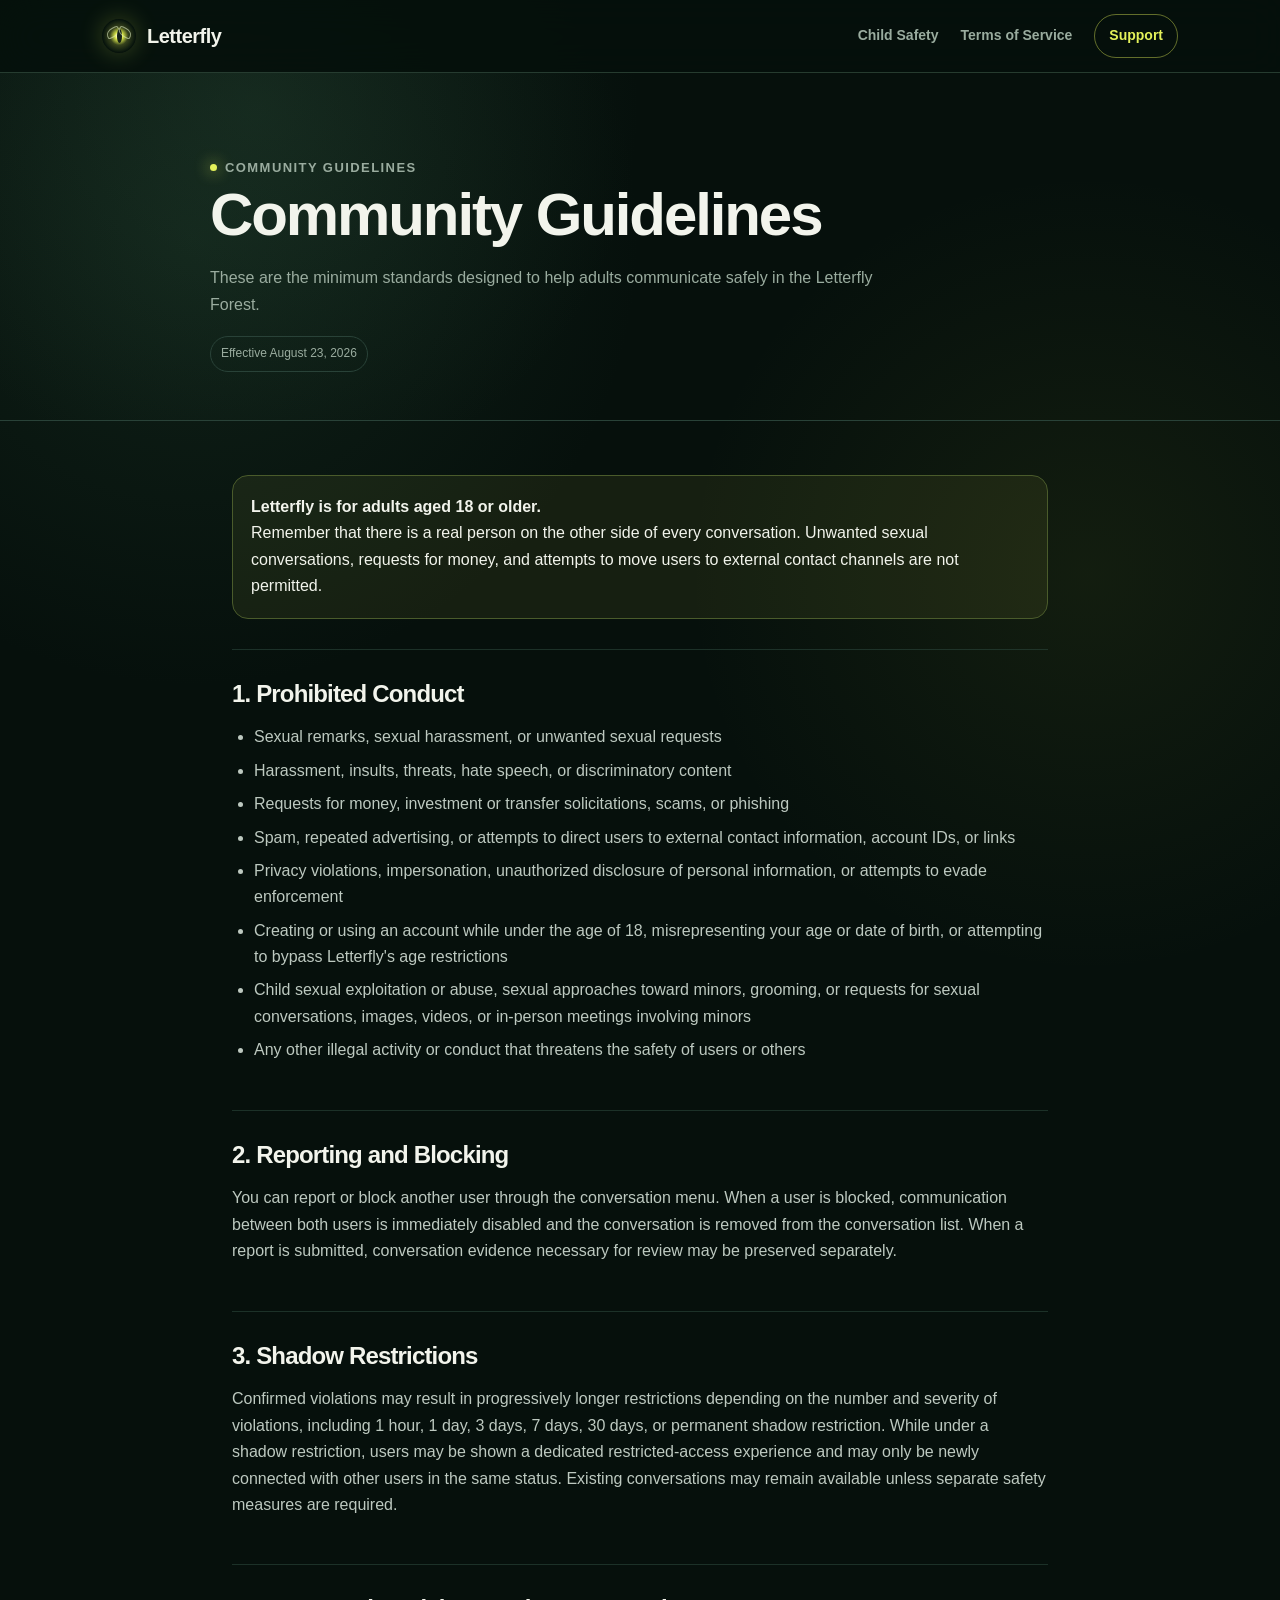
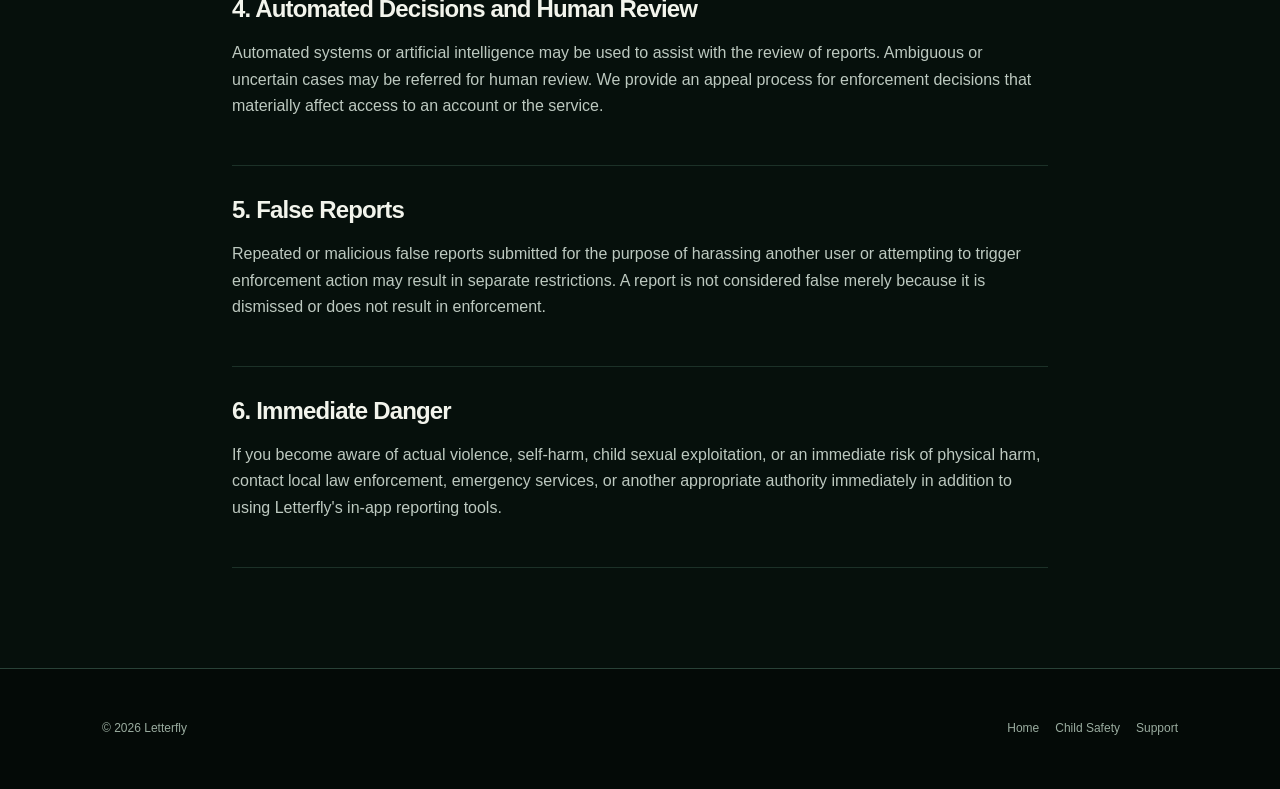
<file: community.html>
<!doctype html>
<html lang="en">
<head>
  <meta charset="utf-8">
  <meta name="viewport" content="width=device-width,initial-scale=1">
  <meta name="description" content="Letterfly Community Guidelines">
  <meta name="theme-color" content="#06100c">
  <title>Community Guidelines | Letterfly</title>
  <link rel="stylesheet" href="style.css">
</head>

<body>
  <a class="skip-link" href="#main">Skip to main content</a>

  <header class="site-header">
    <div class="nav-wrap">
      <a class="brand" href="index.html">
        <span class="brand-mark"><span class="brand-core"></span></span>
        Letterfly
      </a>

      <nav class="desktop-nav">
        <a href="child-safety.html">Child Safety</a>
        <a href="terms.html">Terms of Service</a>
        <a class="nav-cta" href="support.html">Support</a>
      </nav>

      <details class="mobile-nav">
        <summary>Menu</summary>
        <nav class="mobile-panel">
          <a href="index.html">Home</a>
          <a href="child-safety.html">Child Safety</a>
          <a href="terms.html">Terms of Service</a>
          <a href="support.html">Support</a>
        </nav>
      </details>
    </div>
  </header>

  <main id="main">
    <div class="legal-hero">
      <div class="legal-hero-inner">
        <p class="eyebrow">Community Guidelines</p>

        <h1>Community Guidelines</h1>

        <p>
          These are the minimum standards designed to help adults
          communicate safely in the Letterfly Forest.
        </p>

        <span class="legal-meta">
          Effective August 23, 2026
        </span>
      </div>
    </div>

    <article class="legal">

      <section>
        <div class="notice">
          <strong>Letterfly is for adults aged 18 or older.</strong><br>
          Remember that there is a real person on the other side of every conversation.
          Unwanted sexual conversations, requests for money,
          and attempts to move users to external contact channels are not permitted.
        </div>
      </section>

      <section>
        <h2>1. Prohibited Conduct</h2>

        <ul>
          <li>
            Sexual remarks, sexual harassment, or unwanted sexual requests
          </li>

          <li>
            Harassment, insults, threats, hate speech, or discriminatory content
          </li>

          <li>
            Requests for money, investment or transfer solicitations,
            scams, or phishing
          </li>

          <li>
            Spam, repeated advertising, or attempts to direct users
            to external contact information, account IDs, or links
          </li>

          <li>
            Privacy violations, impersonation,
            unauthorized disclosure of personal information,
            or attempts to evade enforcement
          </li>

          <li>
            Creating or using an account while under the age of 18,
            misrepresenting your age or date of birth,
            or attempting to bypass Letterfly's age restrictions
          </li>

          <li>
            Child sexual exploitation or abuse,
            sexual approaches toward minors, grooming,
            or requests for sexual conversations, images, videos,
            or in-person meetings involving minors
          </li>

          <li>
            Any other illegal activity or conduct
            that threatens the safety of users or others
          </li>
        </ul>
      </section>

      <section>
        <h2>2. Reporting and Blocking</h2>

        <p>
          You can report or block another user through the conversation menu.
          When a user is blocked, communication between both users
          is immediately disabled and the conversation is removed
          from the conversation list.
          When a report is submitted,
          conversation evidence necessary for review may be preserved separately.
        </p>
      </section>

      <section>
        <h2>3. Shadow Restrictions</h2>

        <p>
          Confirmed violations may result in progressively longer restrictions
          depending on the number and severity of violations,
          including 1 hour, 1 day, 3 days, 7 days, 30 days,
          or permanent shadow restriction.
          While under a shadow restriction,
          users may be shown a dedicated restricted-access experience
          and may only be newly connected with other users in the same status.
          Existing conversations may remain available
          unless separate safety measures are required.
        </p>
      </section>

      <section>
        <h2>4. Automated Decisions and Human Review</h2>

        <p>
          Automated systems or artificial intelligence
          may be used to assist with the review of reports.
          Ambiguous or uncertain cases may be referred for human review.
          We provide an appeal process for enforcement decisions
          that materially affect access to an account or the service.
        </p>
      </section>

      <section>
        <h2>5. False Reports</h2>

        <p>
          Repeated or malicious false reports submitted
          for the purpose of harassing another user
          or attempting to trigger enforcement action
          may result in separate restrictions.
          A report is not considered false merely because it is dismissed
          or does not result in enforcement.
        </p>
      </section>

      <section>
        <h2>6. Immediate Danger</h2>

        <p>
          If you become aware of actual violence, self-harm,
          child sexual exploitation,
          or an immediate risk of physical harm,
          contact local law enforcement, emergency services,
          or another appropriate authority immediately
          in addition to using Letterfly's in-app reporting tools.
        </p>
      </section>

    </article>
  </main>

  <footer class="site-footer">
    <div class="footer-wrap">
      <p class="footer-copy">© 2026 Letterfly</p>

      <nav class="footer-links">
        <a href="index.html">Home</a>
        <a href="child-safety.html">Child Safety</a>
        <a href="support.html">Support</a>
      </nav>
    </div>
  </footer>
</body>
</html>
</file>
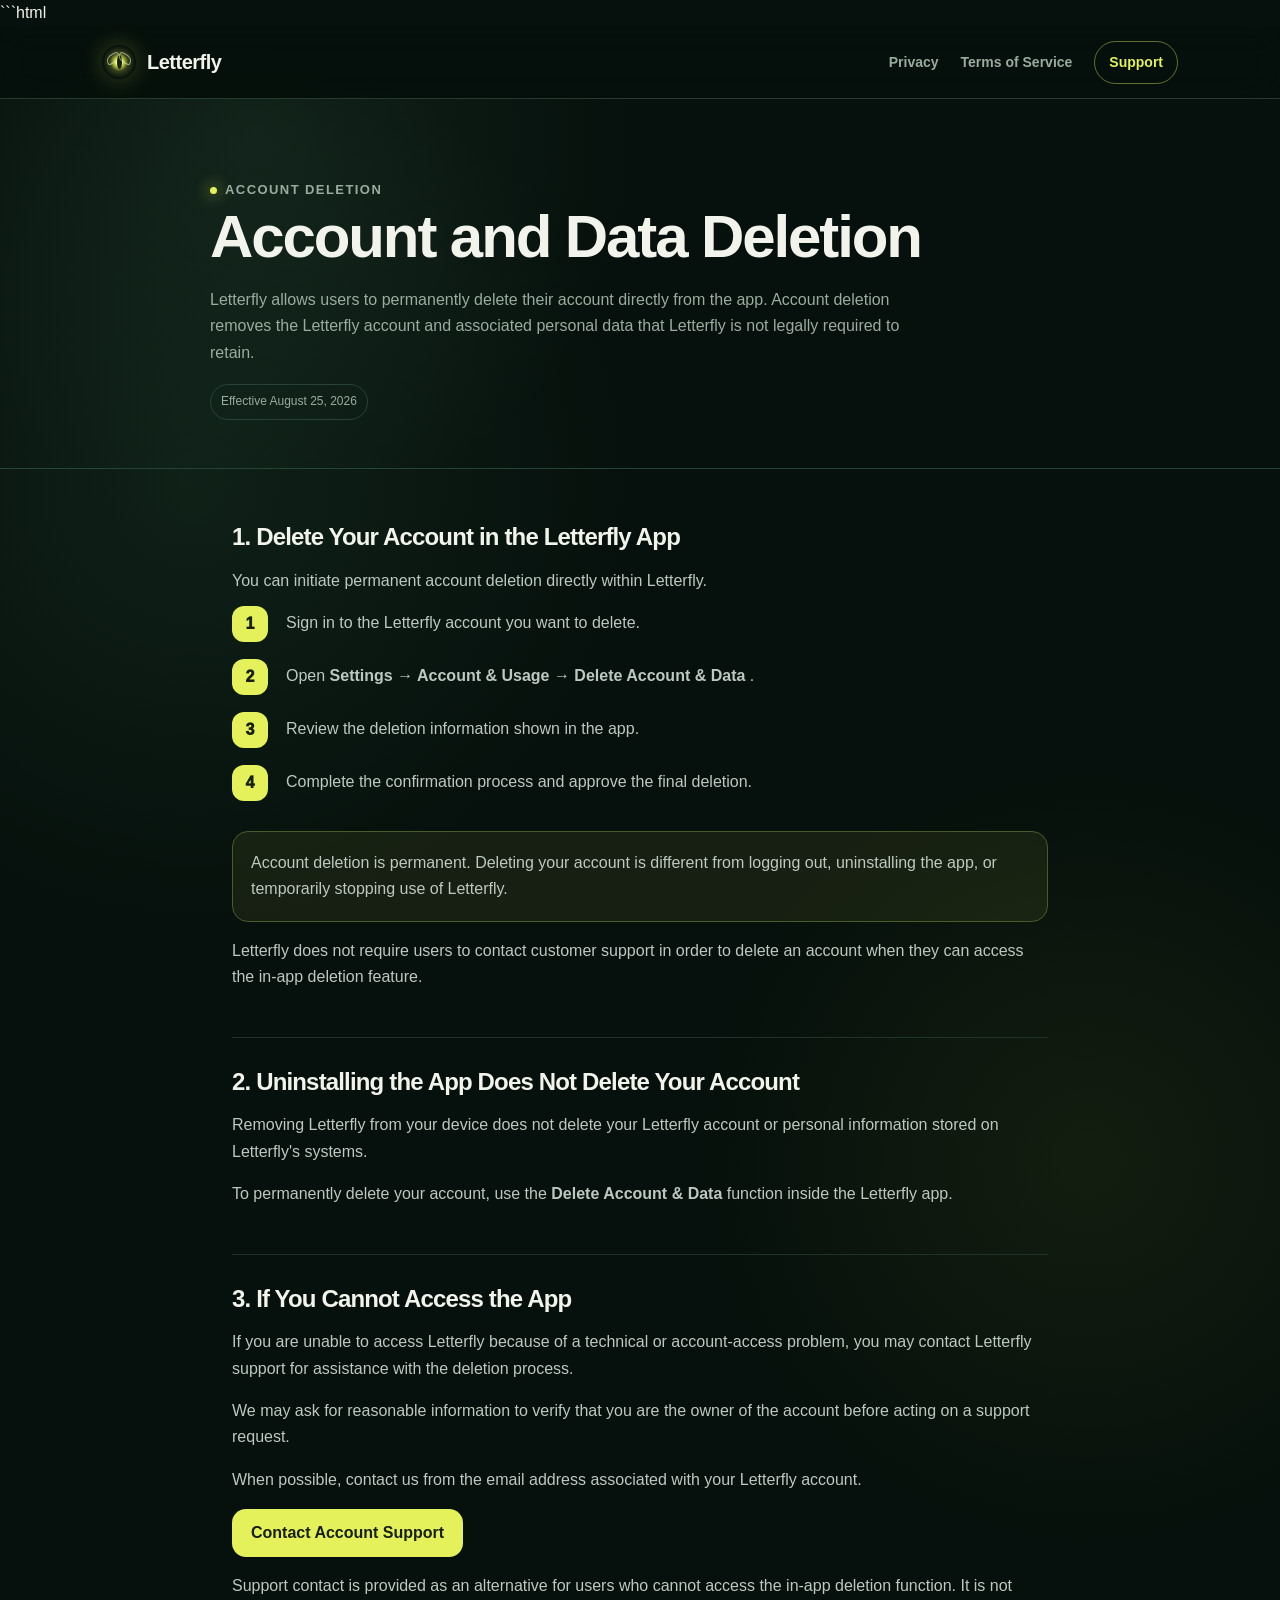
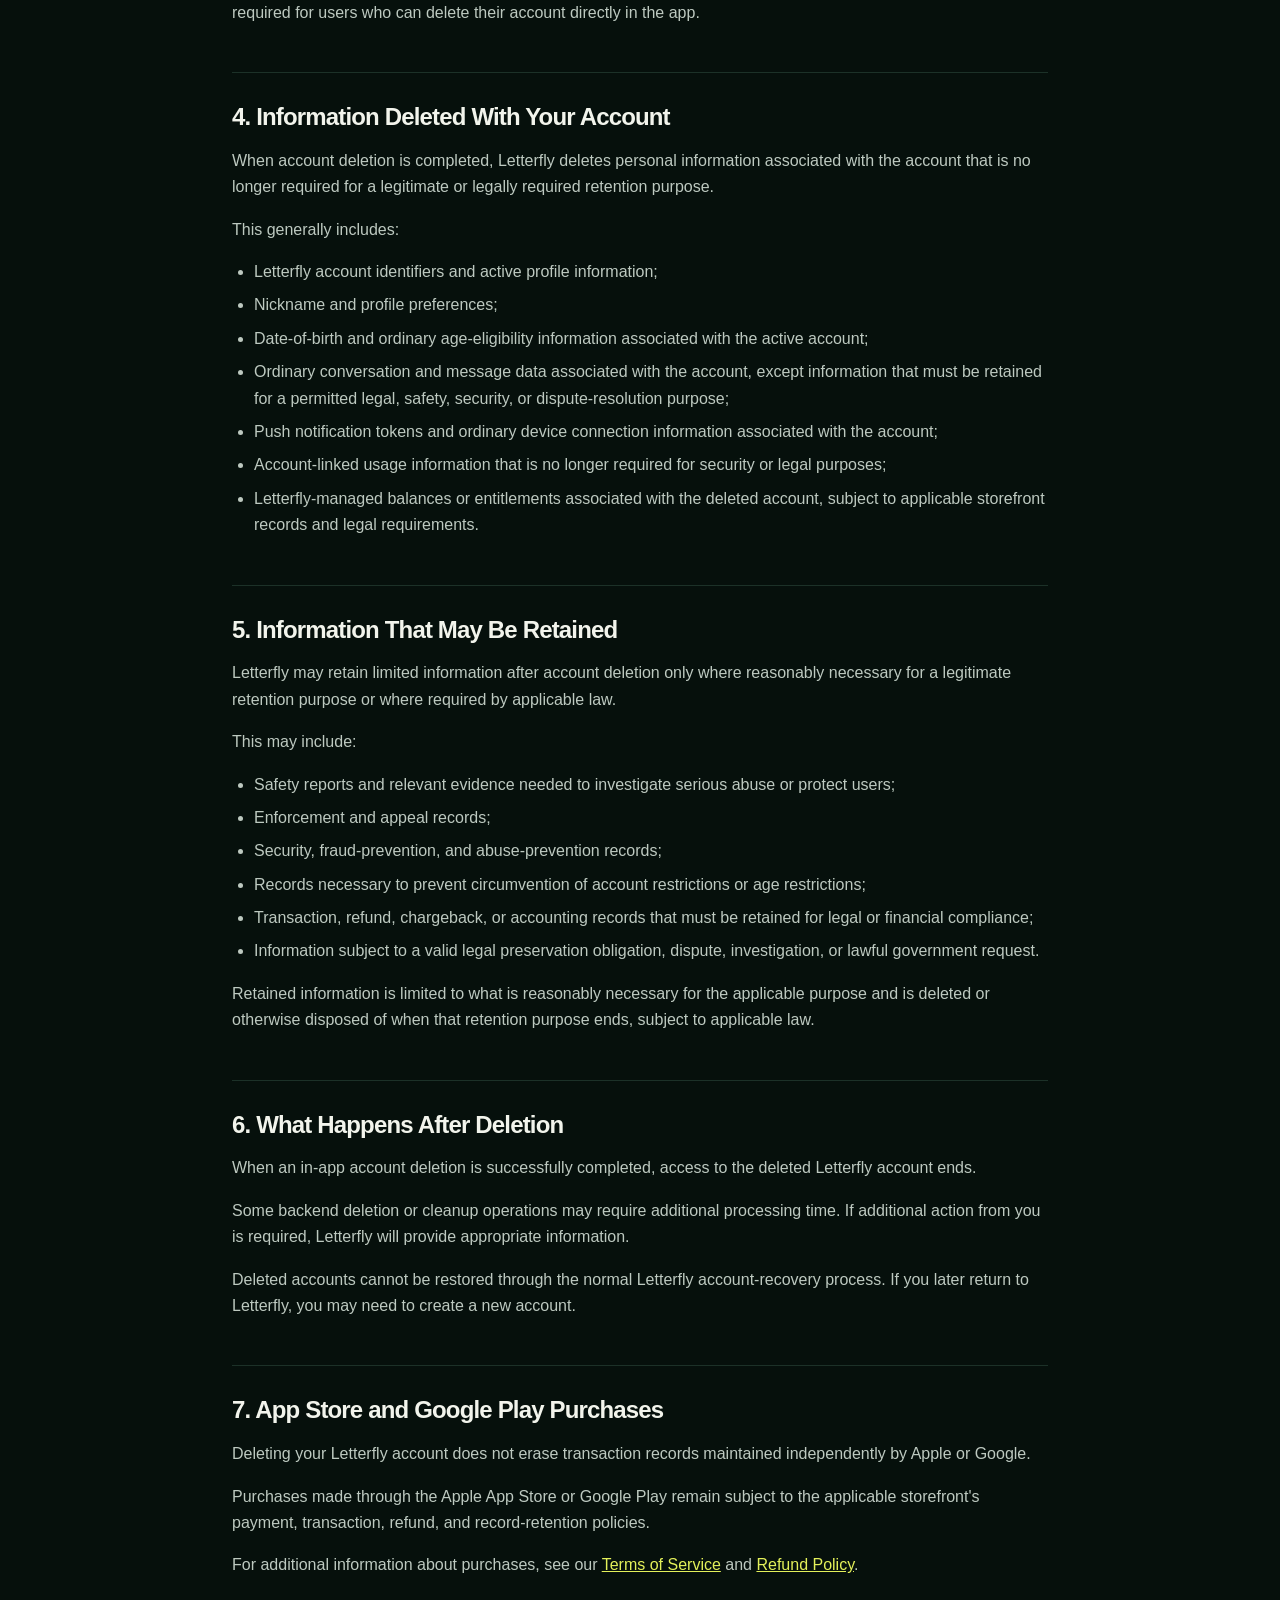
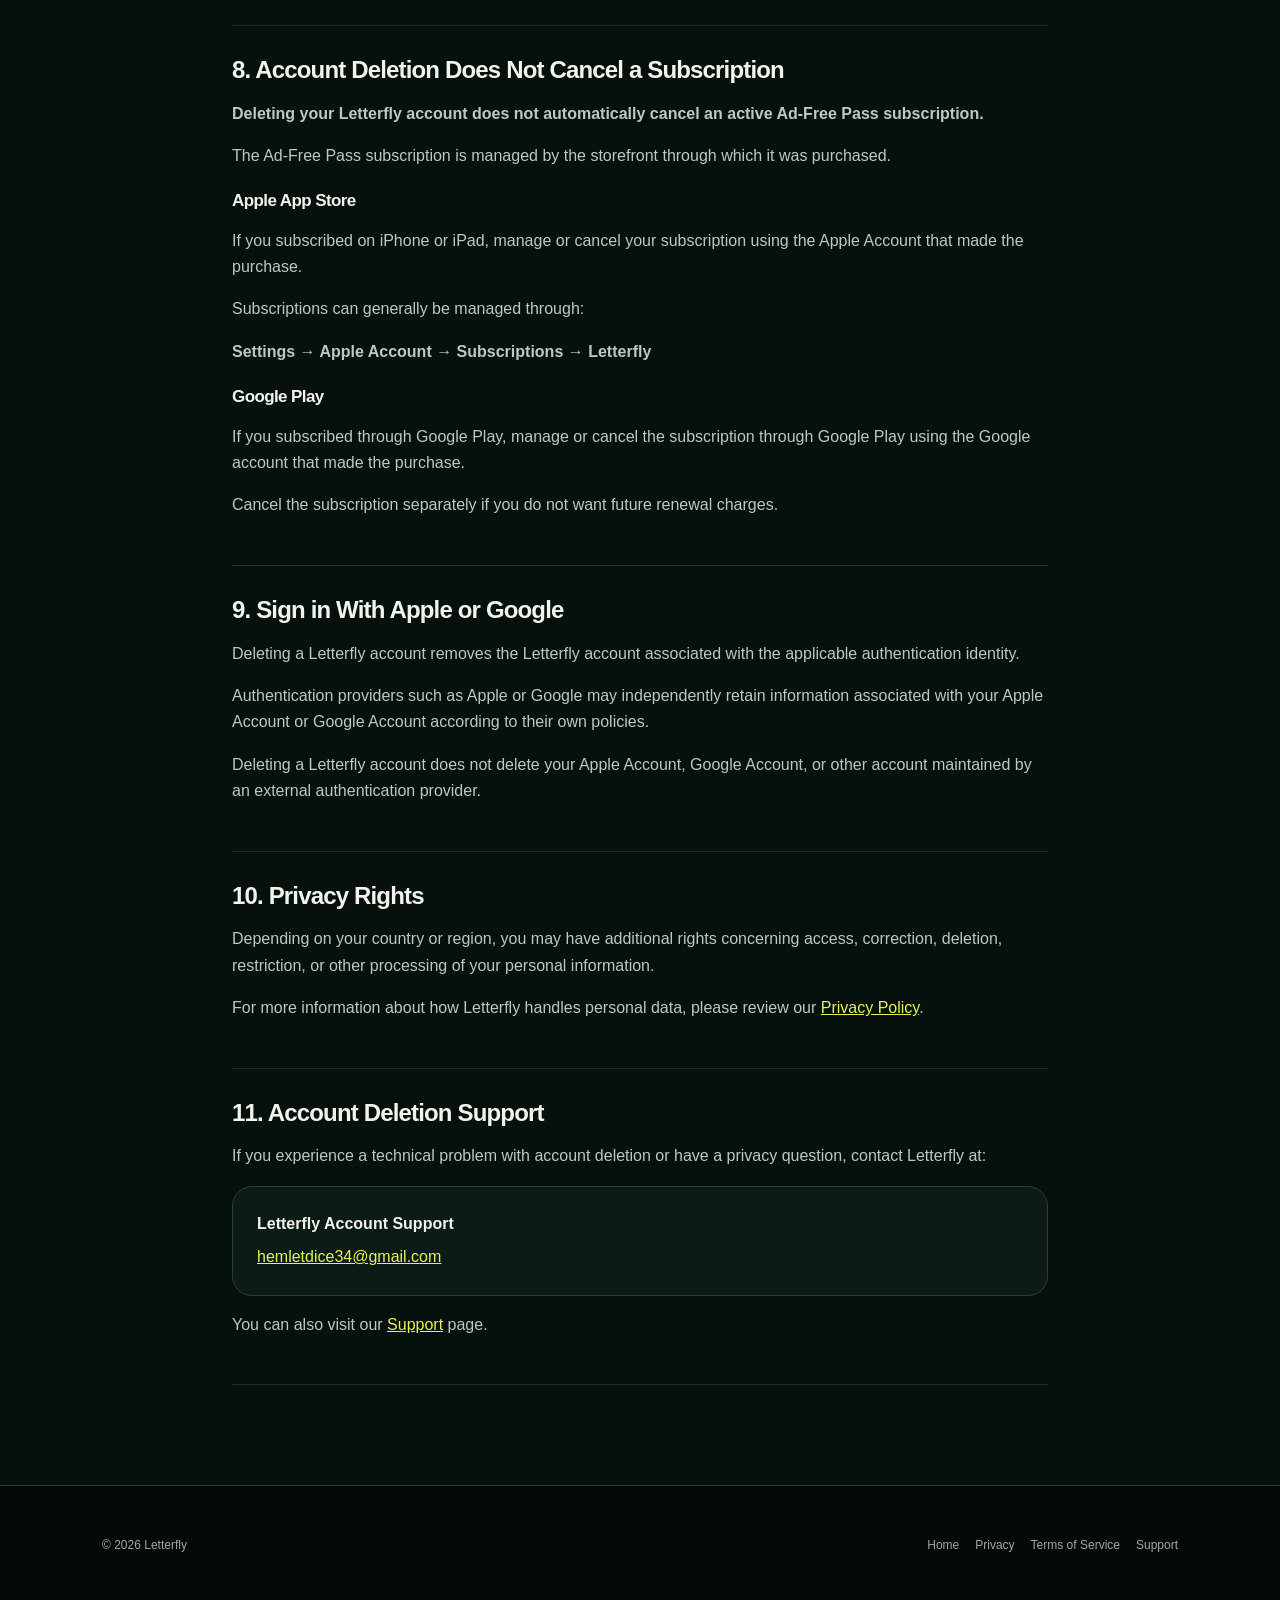
<file: delete-account.html>
```html
<!doctype html>
<html lang="en">
<head>
  <meta charset="utf-8">
  <meta name="viewport" content="width=device-width,initial-scale=1">
  <meta name="description" content="Letterfly Account and Data Deletion">
  <meta name="theme-color" content="#06100c">
  <title>Account Deletion | Letterfly</title>
  <link rel="stylesheet" href="style.css">
</head>

<body>
  <a class="skip-link" href="#main">Skip to main content</a>

  <header class="site-header">
    <div class="nav-wrap">

      <a class="brand" href="index.html">
        <span class="brand-mark" aria-hidden="true">
          <span class="brand-core"></span>
        </span>
        Letterfly
      </a>

      <nav class="desktop-nav">
        <a href="privacy.html">Privacy</a>
        <a href="terms.html">Terms of Service</a>
        <a class="nav-cta" href="support.html">Support</a>
      </nav>

      <details class="mobile-nav">
        <summary>Menu</summary>

        <nav class="mobile-panel">
          <a href="index.html">Home</a>
          <a href="privacy.html">Privacy</a>
          <a href="terms.html">Terms of Service</a>
          <a href="support.html">Support</a>
        </nav>
      </details>

    </div>
  </header>


  <main id="main">

    <div class="legal-hero">
      <div class="legal-hero-inner">

        <p class="eyebrow">Account Deletion</p>

        <h1>Account and Data Deletion</h1>

        <p>
          Letterfly allows users to permanently delete their account
          directly from the app.
          Account deletion removes the Letterfly account
          and associated personal data that Letterfly
          is not legally required to retain.
        </p>

        <span class="legal-meta">
          Effective August 25, 2026
        </span>

      </div>
    </div>


    <article class="legal">

      <section>
        <h2>1. Delete Your Account in the Letterfly App</h2>

        <p>
          You can initiate permanent account deletion
          directly within Letterfly.
        </p>

        <ol class="steps">
          <li>
            Sign in to the Letterfly account
            you want to delete.
          </li>

          <li>
            Open
            <strong>
              Settings → Account &amp; Usage → Delete Account &amp; Data
            </strong>.
          </li>

          <li>
            Review the deletion information
            shown in the app.
          </li>

          <li>
            Complete the confirmation process
            and approve the final deletion.
          </li>
        </ol>

        <p class="notice">
          Account deletion is permanent.
          Deleting your account is different
          from logging out, uninstalling the app,
          or temporarily stopping use of Letterfly.
        </p>

        <p>
          Letterfly does not require users
          to contact customer support
          in order to delete an account
          when they can access the in-app deletion feature.
        </p>
      </section>


      <section>
        <h2>2. Uninstalling the App Does Not Delete Your Account</h2>

        <p>
          Removing Letterfly from your device
          does not delete your Letterfly account
          or personal information stored
          on Letterfly's systems.
        </p>

        <p>
          To permanently delete your account,
          use the
          <strong>Delete Account &amp; Data</strong>
          function inside the Letterfly app.
        </p>
      </section>


      <section>
        <h2>3. If You Cannot Access the App</h2>

        <p>
          If you are unable to access Letterfly
          because of a technical or account-access problem,
          you may contact Letterfly support
          for assistance with the deletion process.
        </p>

        <p>
          We may ask for reasonable information
          to verify that you are the owner
          of the account before acting on a support request.
        </p>

        <p>
          When possible,
          contact us from the email address
          associated with your Letterfly account.
        </p>

        <a
          class="button"
          href="mailto:hemletdice34@gmail.com?subject=Letterfly%20Account%20Deletion%20Request"
        >
          Contact Account Support
        </a>

        <p>
          Support contact is provided as an alternative
          for users who cannot access the in-app deletion function.
          It is not required for users
          who can delete their account directly in the app.
        </p>
      </section>


      <section>
        <h2>4. Information Deleted With Your Account</h2>

        <p>
          When account deletion is completed,
          Letterfly deletes personal information
          associated with the account
          that is no longer required
          for a legitimate or legally required retention purpose.
        </p>

        <p>
          This generally includes:
        </p>

        <ul>
          <li>
            Letterfly account identifiers
            and active profile information;
          </li>

          <li>
            Nickname and profile preferences;
          </li>

          <li>
            Date-of-birth and ordinary age-eligibility information
            associated with the active account;
          </li>

          <li>
            Ordinary conversation and message data
            associated with the account,
            except information that must be retained
            for a permitted legal, safety,
            security, or dispute-resolution purpose;
          </li>

          <li>
            Push notification tokens
            and ordinary device connection information
            associated with the account;
          </li>

          <li>
            Account-linked usage information
            that is no longer required
            for security or legal purposes;
          </li>

          <li>
            Letterfly-managed balances
            or entitlements associated with the deleted account,
            subject to applicable storefront records
            and legal requirements.
          </li>
        </ul>
      </section>


      <section>
        <h2>5. Information That May Be Retained</h2>

        <p>
          Letterfly may retain limited information
          after account deletion
          only where reasonably necessary
          for a legitimate retention purpose
          or where required by applicable law.
        </p>

        <p>
          This may include:
        </p>

        <ul>
          <li>
            Safety reports and relevant evidence
            needed to investigate serious abuse
            or protect users;
          </li>

          <li>
            Enforcement and appeal records;
          </li>

          <li>
            Security, fraud-prevention,
            and abuse-prevention records;
          </li>

          <li>
            Records necessary to prevent
            circumvention of account restrictions
            or age restrictions;
          </li>

          <li>
            Transaction, refund,
            chargeback, or accounting records
            that must be retained
            for legal or financial compliance;
          </li>

          <li>
            Information subject to
            a valid legal preservation obligation,
            dispute, investigation,
            or lawful government request.
          </li>
        </ul>

        <p>
          Retained information is limited
          to what is reasonably necessary
          for the applicable purpose
          and is deleted or otherwise disposed of
          when that retention purpose ends,
          subject to applicable law.
        </p>
      </section>


      <section>
        <h2>6. What Happens After Deletion</h2>

        <p>
          When an in-app account deletion
          is successfully completed,
          access to the deleted Letterfly account ends.
        </p>

        <p>
          Some backend deletion or cleanup operations
          may require additional processing time.
          If additional action from you is required,
          Letterfly will provide appropriate information.
        </p>

        <p>
          Deleted accounts cannot be restored
          through the normal Letterfly account-recovery process.
          If you later return to Letterfly,
          you may need to create a new account.
        </p>
      </section>


      <section>
        <h2>7. App Store and Google Play Purchases</h2>

        <p>
          Deleting your Letterfly account
          does not erase transaction records
          maintained independently
          by Apple or Google.
        </p>

        <p>
          Purchases made through the Apple App Store
          or Google Play remain subject
          to the applicable storefront's
          payment, transaction,
          refund, and record-retention policies.
        </p>

        <p>
          For additional information about purchases,
          see our
          <a href="terms.html">Terms of Service</a>
          and
          <a href="refund.html">Refund Policy</a>.
        </p>
      </section>


      <section>
        <h2>8. Account Deletion Does Not Cancel a Subscription</h2>

        <p>
          <strong>
            Deleting your Letterfly account
            does not automatically cancel
            an active Ad-Free Pass subscription.
          </strong>
        </p>

        <p>
          The Ad-Free Pass subscription
          is managed by the storefront
          through which it was purchased.
        </p>

        <h3>Apple App Store</h3>

        <p>
          If you subscribed on iPhone or iPad,
          manage or cancel your subscription
          using the Apple Account
          that made the purchase.
        </p>

        <p>
          Subscriptions can generally be managed through:
        </p>

        <p>
          <strong>
            Settings → Apple Account → Subscriptions → Letterfly
          </strong>
        </p>

        <h3>Google Play</h3>

        <p>
          If you subscribed through Google Play,
          manage or cancel the subscription
          through Google Play
          using the Google account
          that made the purchase.
        </p>

        <p>
          Cancel the subscription separately
          if you do not want future renewal charges.
        </p>
      </section>


      <section>
        <h2>9. Sign in With Apple or Google</h2>

        <p>
          Deleting a Letterfly account
          removes the Letterfly account
          associated with the applicable
          authentication identity.
        </p>

        <p>
          Authentication providers such as Apple
          or Google may independently retain
          information associated with your Apple Account
          or Google Account
          according to their own policies.
        </p>

        <p>
          Deleting a Letterfly account
          does not delete your Apple Account,
          Google Account,
          or other account maintained
          by an external authentication provider.
        </p>
      </section>


      <section>
        <h2>10. Privacy Rights</h2>

        <p>
          Depending on your country or region,
          you may have additional rights
          concerning access, correction,
          deletion, restriction,
          or other processing
          of your personal information.
        </p>

        <p>
          For more information
          about how Letterfly handles personal data,
          please review our
          <a href="privacy.html">Privacy Policy</a>.
        </p>
      </section>


      <section>
        <h2>11. Account Deletion Support</h2>

        <p>
          If you experience a technical problem
          with account deletion
          or have a privacy question,
          contact Letterfly at:
        </p>

        <div class="contact-card">

          <strong>Letterfly Account Support</strong>

          <a href="mailto:hemletdice34@gmail.com">
            hemletdice34@gmail.com
          </a>

        </div>

        <p>
          You can also visit our
          <a href="support.html">Support</a> page.
        </p>
      </section>

    </article>

  </main>


  <footer class="site-footer">

    <div class="footer-wrap">

      <p class="footer-copy">
        © 2026 Letterfly
      </p>

      <nav class="footer-links">
        <a href="index.html">Home</a>
        <a href="privacy.html">Privacy</a>
        <a href="terms.html">Terms of Service</a>
        <a href="support.html">Support</a>
      </nav>

    </div>

  </footer>

</body>
</html>
```
</file>
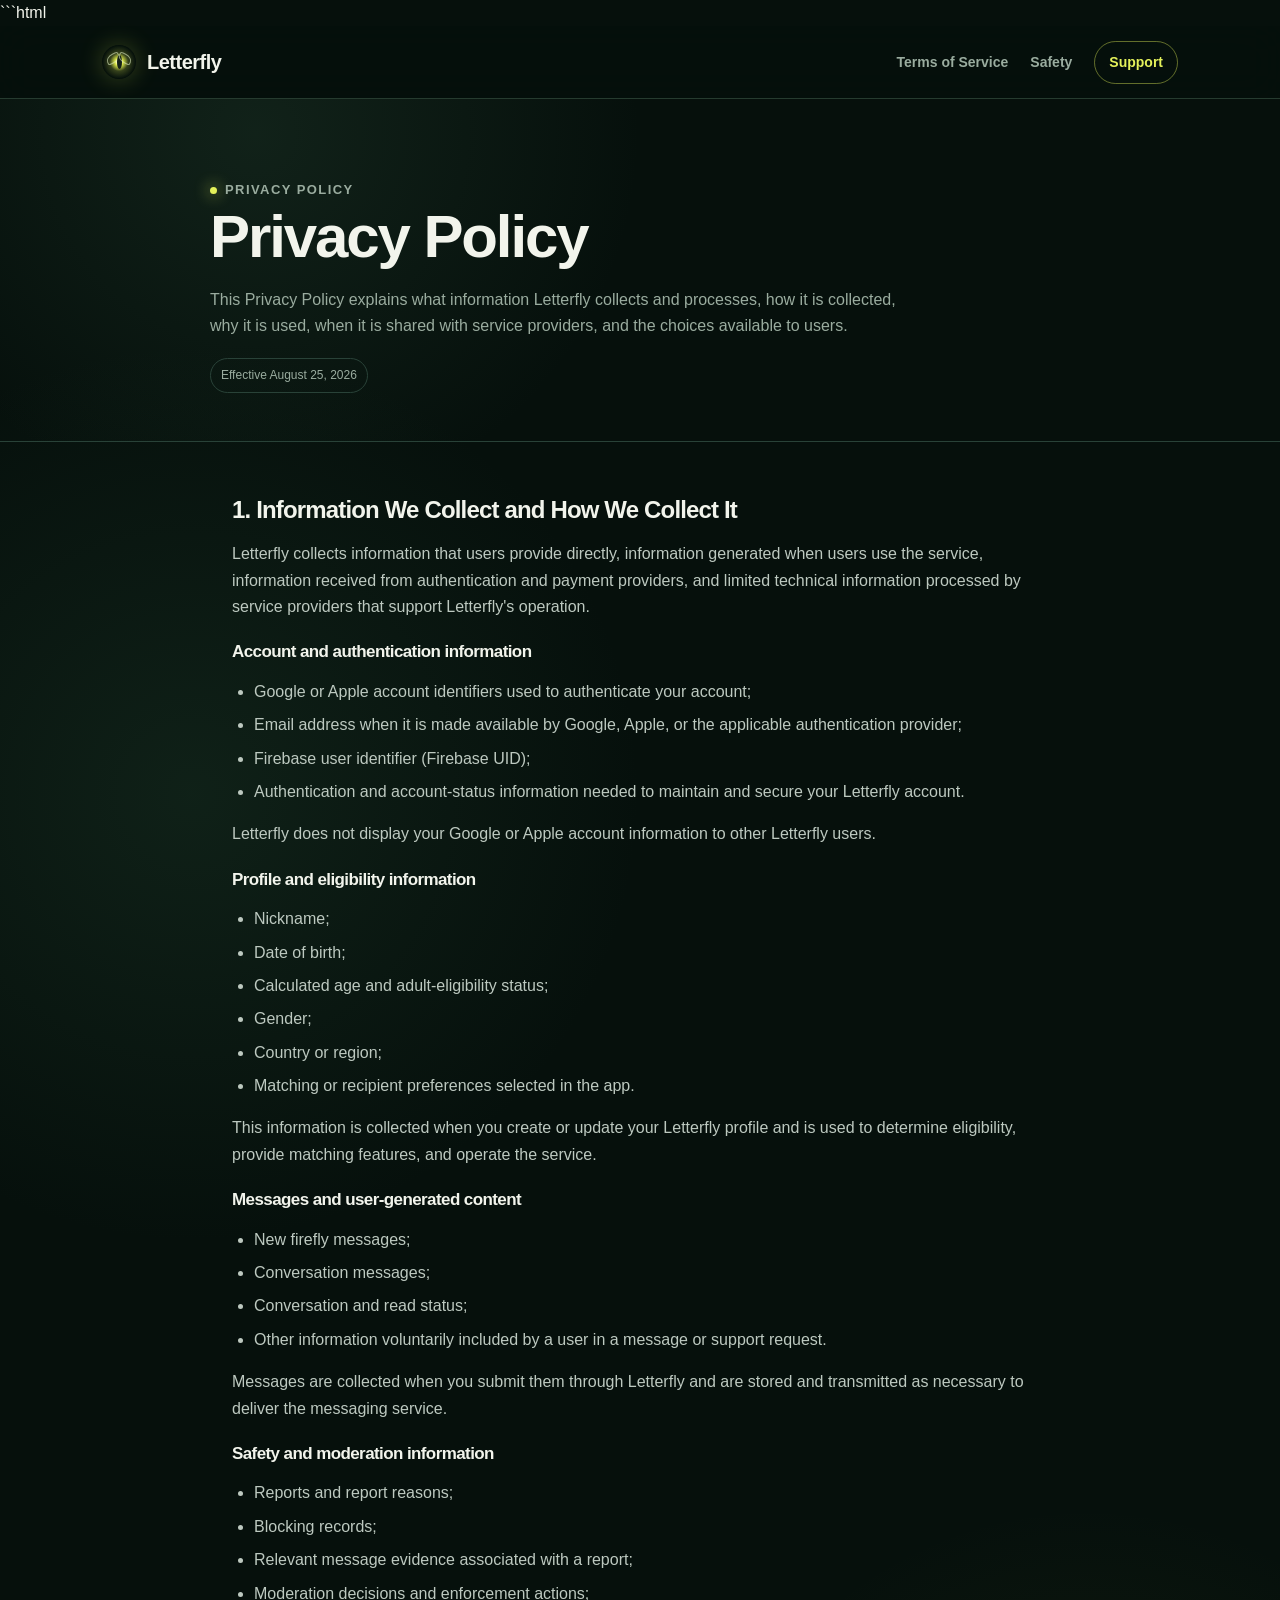
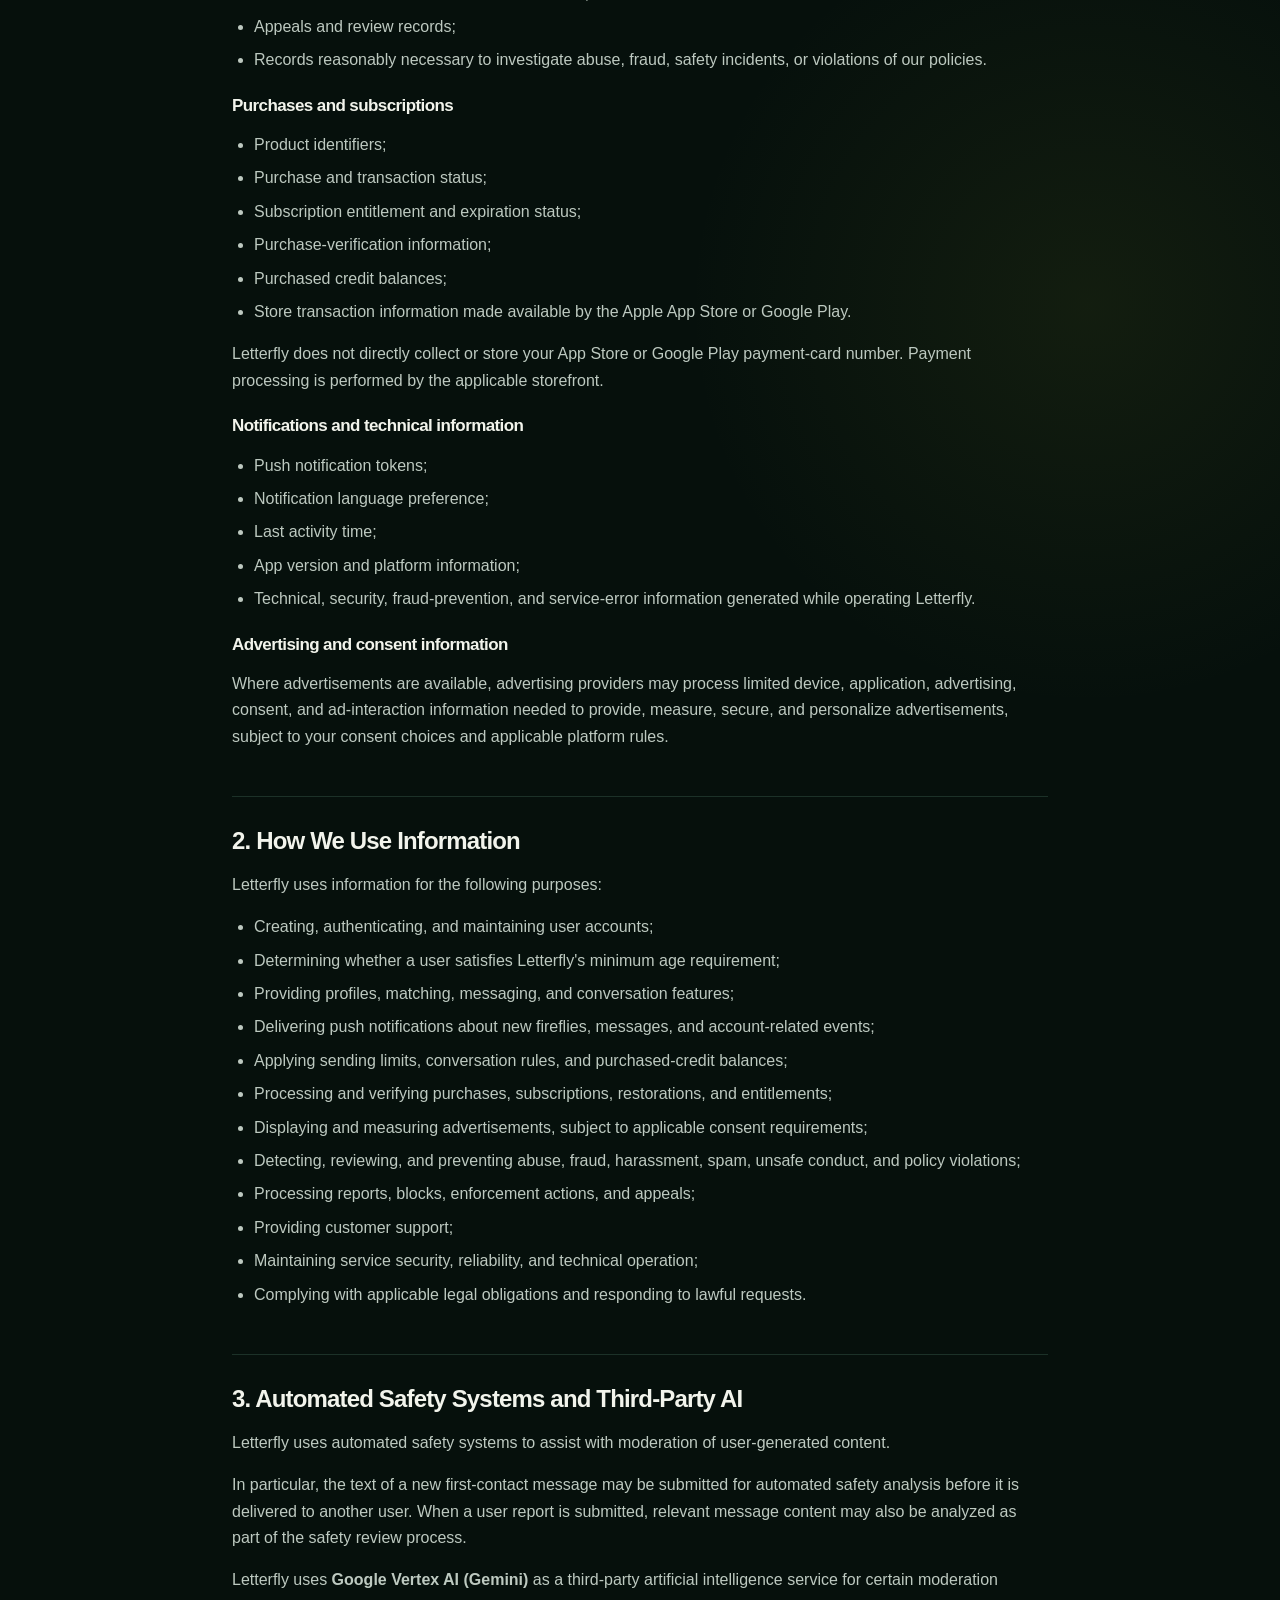
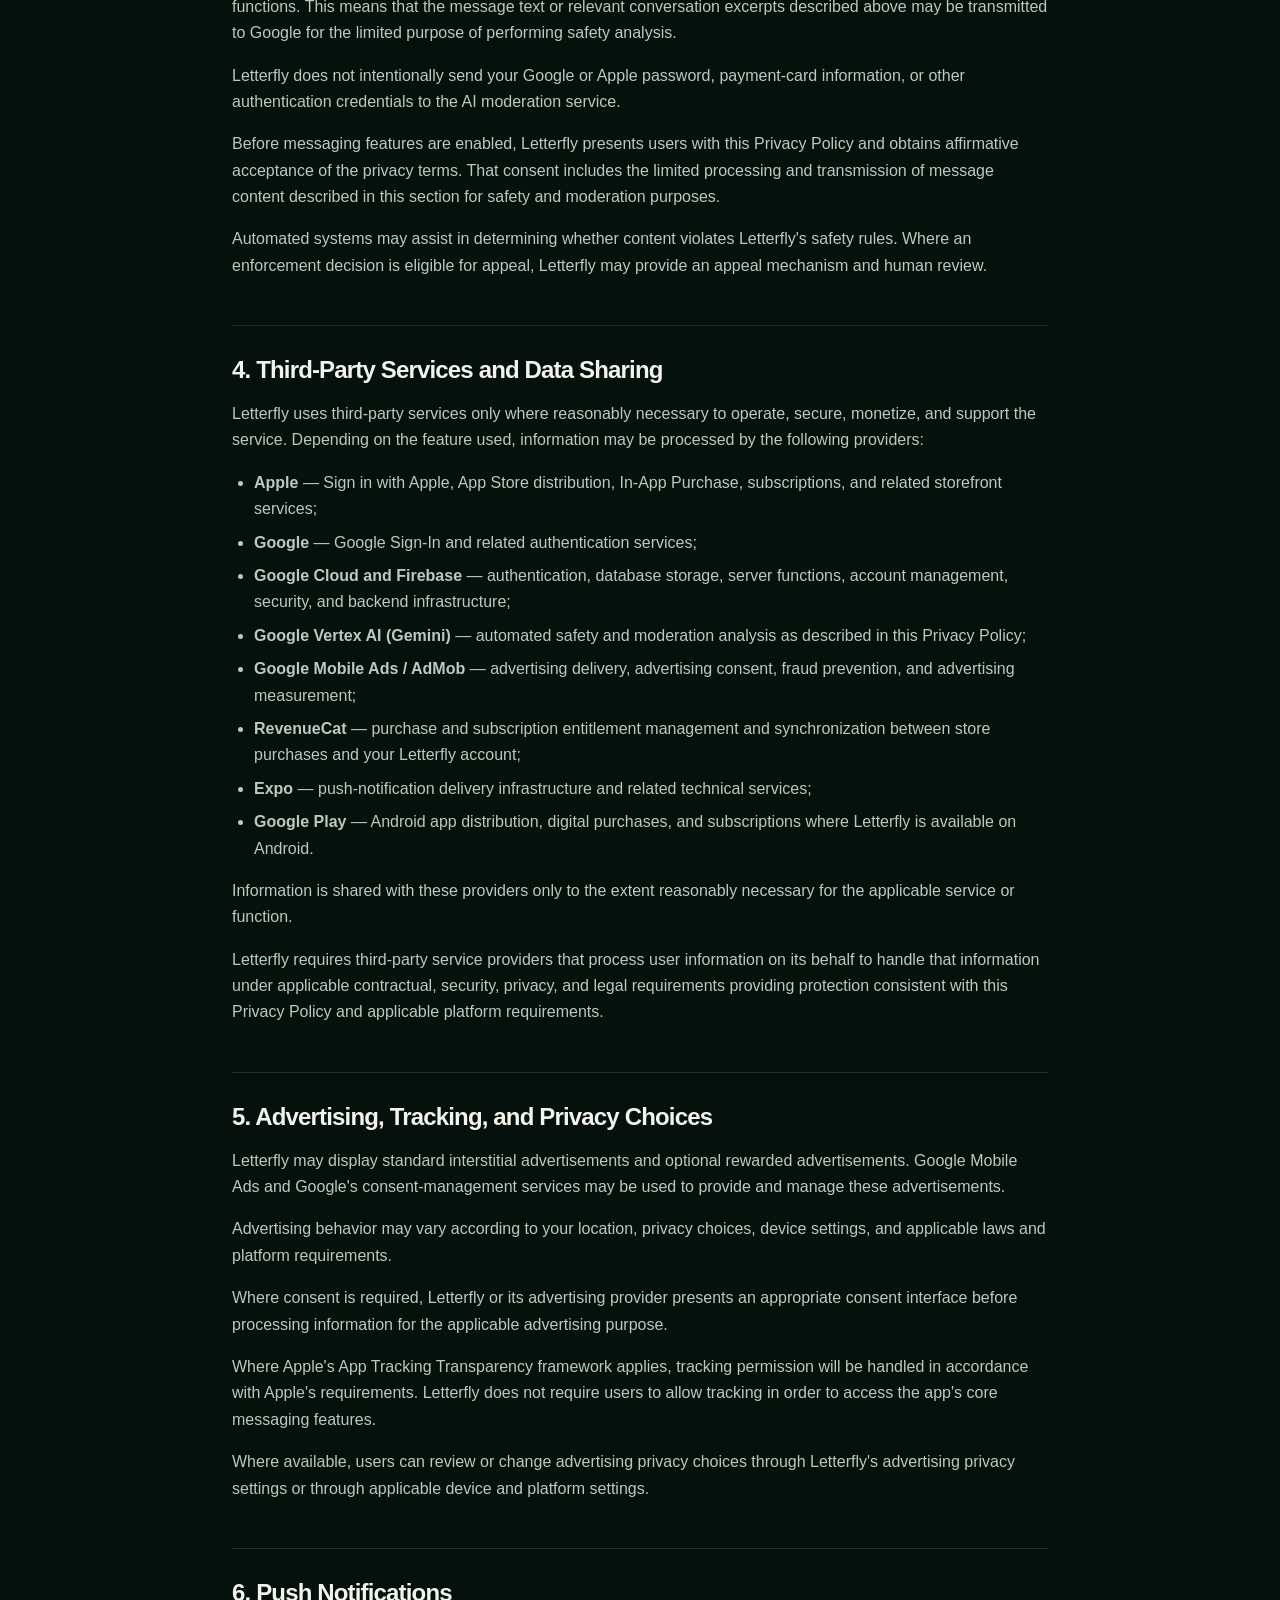
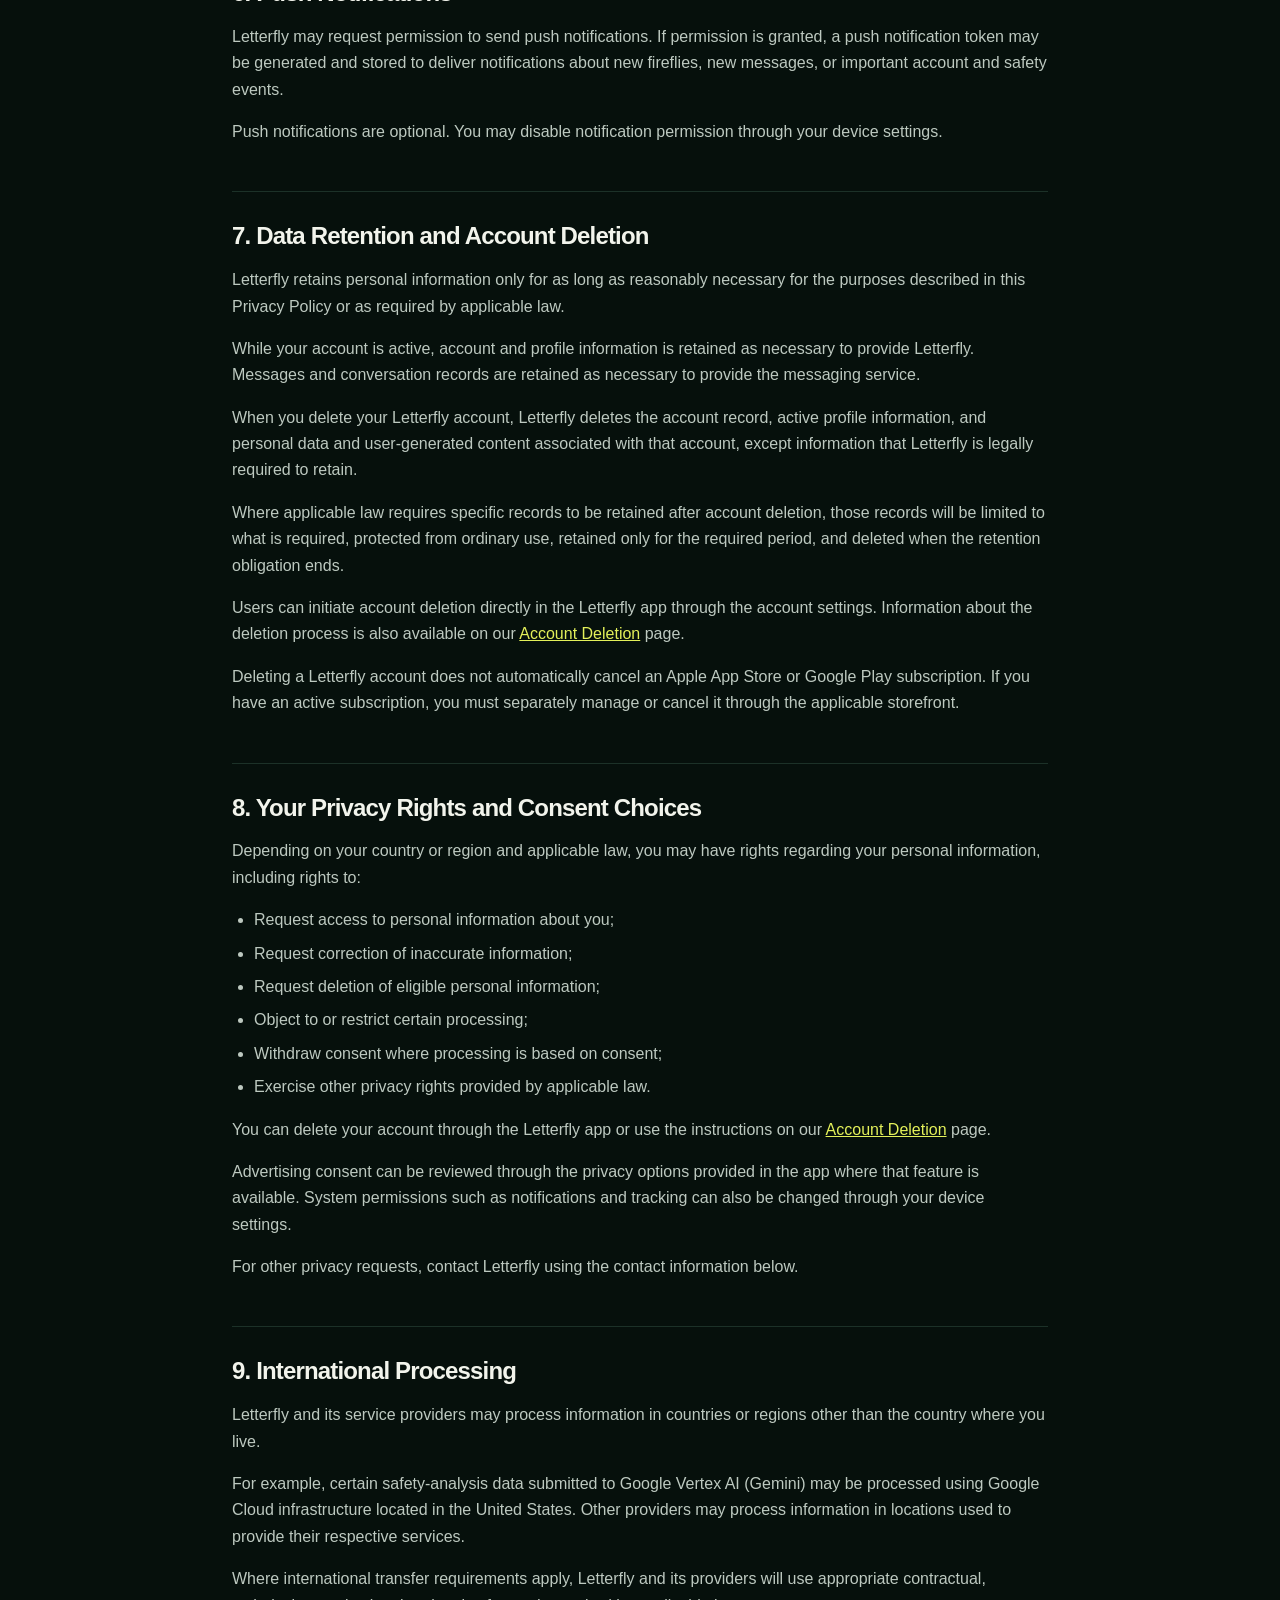
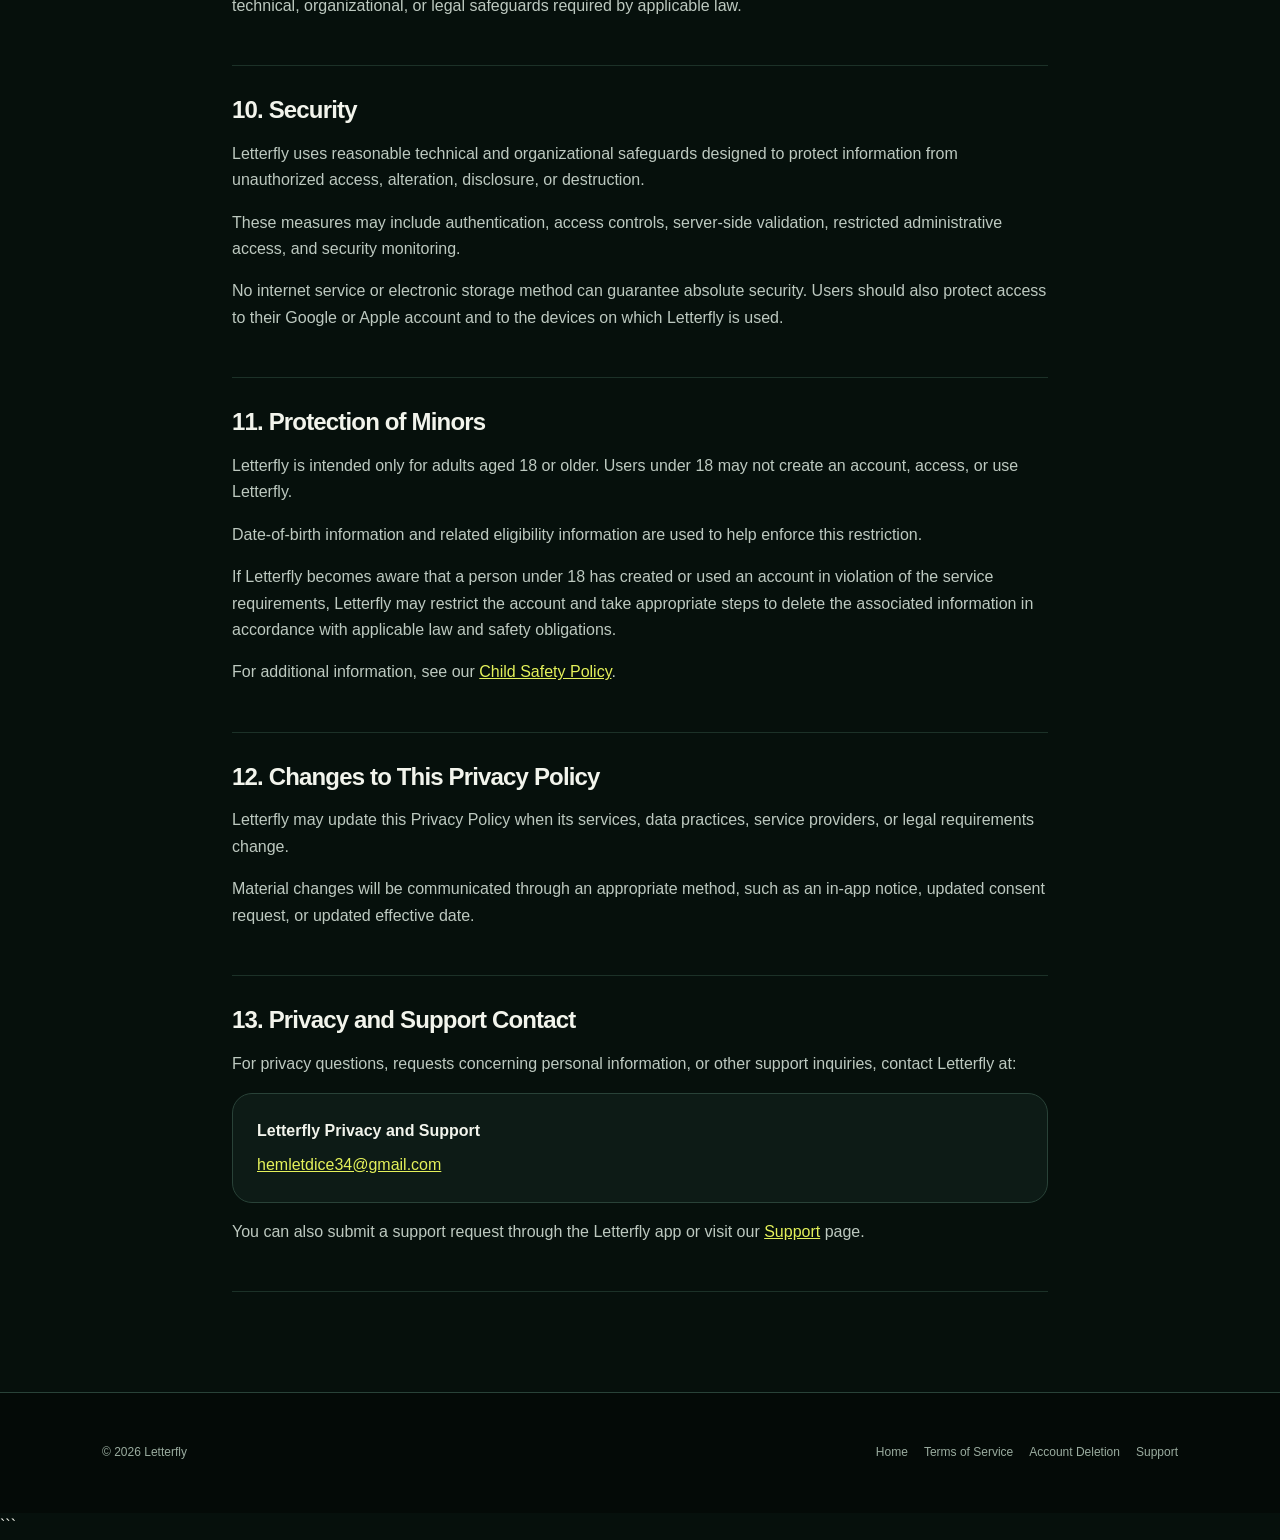
<file: privacy.html>
```html
<!doctype html>
<html lang="en">
<head>
  <meta charset="utf-8">
  <meta name="viewport" content="width=device-width,initial-scale=1">
  <meta name="description" content="Letterfly Privacy Policy">
  <meta name="theme-color" content="#06100c">
  <title>Privacy Policy | Letterfly</title>
  <link rel="stylesheet" href="style.css">
</head>

<body>
  <a class="skip-link" href="#main">Skip to main content</a>

  <header class="site-header">
    <div class="nav-wrap">

      <a class="brand" href="index.html">
        <span class="brand-mark" aria-hidden="true">
          <span class="brand-core"></span>
        </span>
        Letterfly
      </a>

      <nav class="desktop-nav">
        <a href="terms.html">Terms of Service</a>
        <a href="community.html">Safety</a>
        <a class="nav-cta" href="support.html">Support</a>
      </nav>

      <details class="mobile-nav">
        <summary>Menu</summary>

        <nav class="mobile-panel">
          <a href="index.html">Home</a>
          <a href="terms.html">Terms of Service</a>
          <a href="community.html">Safety</a>
          <a href="support.html">Support</a>
        </nav>
      </details>

    </div>
  </header>


  <main id="main">

    <div class="legal-hero">
      <div class="legal-hero-inner">

        <p class="eyebrow">Privacy Policy</p>

        <h1>Privacy Policy</h1>

        <p>
          This Privacy Policy explains what information Letterfly collects
          and processes, how it is collected, why it is used,
          when it is shared with service providers,
          and the choices available to users.
        </p>

        <span class="legal-meta">
          Effective August 25, 2026
        </span>

      </div>
    </div>


    <article class="legal">

      <section>
        <h2>1. Information We Collect and How We Collect It</h2>

        <p>
          Letterfly collects information that users provide directly,
          information generated when users use the service,
          information received from authentication and payment providers,
          and limited technical information processed by service providers
          that support Letterfly's operation.
        </p>

        <h3>Account and authentication information</h3>

        <ul>
          <li>
            Google or Apple account identifiers used to authenticate your account;
          </li>

          <li>
            Email address when it is made available by Google,
            Apple, or the applicable authentication provider;
          </li>

          <li>
            Firebase user identifier (Firebase UID);
          </li>

          <li>
            Authentication and account-status information
            needed to maintain and secure your Letterfly account.
          </li>
        </ul>

        <p>
          Letterfly does not display your Google or Apple account information
          to other Letterfly users.
        </p>

        <h3>Profile and eligibility information</h3>

        <ul>
          <li>Nickname;</li>
          <li>Date of birth;</li>
          <li>Calculated age and adult-eligibility status;</li>
          <li>Gender;</li>
          <li>Country or region;</li>
          <li>Matching or recipient preferences selected in the app.</li>
        </ul>

        <p>
          This information is collected when you create or update
          your Letterfly profile and is used to determine eligibility,
          provide matching features, and operate the service.
        </p>

        <h3>Messages and user-generated content</h3>

        <ul>
          <li>New firefly messages;</li>
          <li>Conversation messages;</li>
          <li>Conversation and read status;</li>
          <li>
            Other information voluntarily included by a user
            in a message or support request.
          </li>
        </ul>

        <p>
          Messages are collected when you submit them through Letterfly
          and are stored and transmitted as necessary
          to deliver the messaging service.
        </p>

        <h3>Safety and moderation information</h3>

        <ul>
          <li>Reports and report reasons;</li>
          <li>Blocking records;</li>
          <li>Relevant message evidence associated with a report;</li>
          <li>Moderation decisions and enforcement actions;</li>
          <li>Appeals and review records;</li>
          <li>
            Records reasonably necessary to investigate abuse,
            fraud, safety incidents, or violations of our policies.
          </li>
        </ul>

        <h3>Purchases and subscriptions</h3>

        <ul>
          <li>Product identifiers;</li>
          <li>Purchase and transaction status;</li>
          <li>Subscription entitlement and expiration status;</li>
          <li>Purchase-verification information;</li>
          <li>Purchased credit balances;</li>
          <li>
            Store transaction information made available
            by the Apple App Store or Google Play.
          </li>
        </ul>

        <p>
          Letterfly does not directly collect or store
          your App Store or Google Play payment-card number.
          Payment processing is performed by the applicable storefront.
        </p>

        <h3>Notifications and technical information</h3>

        <ul>
          <li>Push notification tokens;</li>
          <li>Notification language preference;</li>
          <li>Last activity time;</li>
          <li>App version and platform information;</li>
          <li>
            Technical, security, fraud-prevention,
            and service-error information generated while operating Letterfly.
          </li>
        </ul>

        <h3>Advertising and consent information</h3>

        <p>
          Where advertisements are available,
          advertising providers may process limited device,
          application, advertising, consent,
          and ad-interaction information needed to provide,
          measure, secure, and personalize advertisements,
          subject to your consent choices and applicable platform rules.
        </p>
      </section>


      <section>
        <h2>2. How We Use Information</h2>

        <p>
          Letterfly uses information for the following purposes:
        </p>

        <ul>
          <li>Creating, authenticating, and maintaining user accounts;</li>

          <li>
            Determining whether a user satisfies
            Letterfly's minimum age requirement;
          </li>

          <li>
            Providing profiles, matching,
            messaging, and conversation features;
          </li>

          <li>
            Delivering push notifications
            about new fireflies, messages, and account-related events;
          </li>

          <li>
            Applying sending limits, conversation rules,
            and purchased-credit balances;
          </li>

          <li>
            Processing and verifying purchases,
            subscriptions, restorations, and entitlements;
          </li>

          <li>
            Displaying and measuring advertisements,
            subject to applicable consent requirements;
          </li>

          <li>
            Detecting, reviewing, and preventing abuse,
            fraud, harassment, spam, unsafe conduct,
            and policy violations;
          </li>

          <li>
            Processing reports, blocks,
            enforcement actions, and appeals;
          </li>

          <li>Providing customer support;</li>

          <li>
            Maintaining service security,
            reliability, and technical operation;
          </li>

          <li>
            Complying with applicable legal obligations
            and responding to lawful requests.
          </li>
        </ul>
      </section>


      <section>
        <h2>3. Automated Safety Systems and Third-Party AI</h2>

        <p>
          Letterfly uses automated safety systems
          to assist with moderation of user-generated content.
        </p>

        <p>
          In particular, the text of a new first-contact message
          may be submitted for automated safety analysis
          before it is delivered to another user.
          When a user report is submitted,
          relevant message content may also be analyzed
          as part of the safety review process.
        </p>

        <p>
          Letterfly uses
          <strong>Google Vertex AI (Gemini)</strong>
          as a third-party artificial intelligence service
          for certain moderation functions.
          This means that the message text or relevant conversation excerpts
          described above may be transmitted to Google
          for the limited purpose of performing safety analysis.
        </p>

        <p>
          Letterfly does not intentionally send your Google or Apple password,
          payment-card information,
          or other authentication credentials to the AI moderation service.
        </p>

        <p>
          Before messaging features are enabled,
          Letterfly presents users with this Privacy Policy
          and obtains affirmative acceptance of the privacy terms.
          That consent includes the limited processing
          and transmission of message content described in this section
          for safety and moderation purposes.
        </p>

        <p>
          Automated systems may assist in determining whether content
          violates Letterfly's safety rules.
          Where an enforcement decision is eligible for appeal,
          Letterfly may provide an appeal mechanism
          and human review.
        </p>
      </section>


      <section>
        <h2>4. Third-Party Services and Data Sharing</h2>

        <p>
          Letterfly uses third-party services
          only where reasonably necessary
          to operate, secure, monetize, and support the service.
          Depending on the feature used,
          information may be processed by the following providers:
        </p>

        <ul>
          <li>
            <strong>Apple</strong> —
            Sign in with Apple,
            App Store distribution,
            In-App Purchase,
            subscriptions, and related storefront services;
          </li>

          <li>
            <strong>Google</strong> —
            Google Sign-In and related authentication services;
          </li>

          <li>
            <strong>Google Cloud and Firebase</strong> —
            authentication, database storage,
            server functions, account management,
            security, and backend infrastructure;
          </li>

          <li>
            <strong>Google Vertex AI (Gemini)</strong> —
            automated safety and moderation analysis
            as described in this Privacy Policy;
          </li>

          <li>
            <strong>Google Mobile Ads / AdMob</strong> —
            advertising delivery, advertising consent,
            fraud prevention, and advertising measurement;
          </li>

          <li>
            <strong>RevenueCat</strong> —
            purchase and subscription entitlement management
            and synchronization between store purchases
            and your Letterfly account;
          </li>

          <li>
            <strong>Expo</strong> —
            push-notification delivery infrastructure
            and related technical services;
          </li>

          <li>
            <strong>Google Play</strong> —
            Android app distribution,
            digital purchases, and subscriptions
            where Letterfly is available on Android.
          </li>
        </ul>

        <p>
          Information is shared with these providers
          only to the extent reasonably necessary
          for the applicable service or function.
        </p>

        <p>
          Letterfly requires third-party service providers
          that process user information on its behalf
          to handle that information under applicable contractual,
          security, privacy, and legal requirements
          providing protection consistent with this Privacy Policy
          and applicable platform requirements.
        </p>
      </section>


      <section>
        <h2>5. Advertising, Tracking, and Privacy Choices</h2>

        <p>
          Letterfly may display standard interstitial advertisements
          and optional rewarded advertisements.
          Google Mobile Ads and Google's consent-management services
          may be used to provide and manage these advertisements.
        </p>

        <p>
          Advertising behavior may vary according to your location,
          privacy choices, device settings,
          and applicable laws and platform requirements.
        </p>

        <p>
          Where consent is required,
          Letterfly or its advertising provider
          presents an appropriate consent interface
          before processing information for the applicable advertising purpose.
        </p>

        <p>
          Where Apple's App Tracking Transparency framework applies,
          tracking permission will be handled in accordance
          with Apple's requirements.
          Letterfly does not require users to allow tracking
          in order to access the app's core messaging features.
        </p>

        <p>
          Where available,
          users can review or change advertising privacy choices
          through Letterfly's advertising privacy settings
          or through applicable device and platform settings.
        </p>
      </section>


      <section>
        <h2>6. Push Notifications</h2>

        <p>
          Letterfly may request permission
          to send push notifications.
          If permission is granted,
          a push notification token may be generated
          and stored to deliver notifications
          about new fireflies, new messages,
          or important account and safety events.
        </p>

        <p>
          Push notifications are optional.
          You may disable notification permission
          through your device settings.
        </p>
      </section>


      <section>
        <h2>7. Data Retention and Account Deletion</h2>

        <p>
          Letterfly retains personal information
          only for as long as reasonably necessary
          for the purposes described in this Privacy Policy
          or as required by applicable law.
        </p>

        <p>
          While your account is active,
          account and profile information is retained
          as necessary to provide Letterfly.
          Messages and conversation records are retained
          as necessary to provide the messaging service.
        </p>

        <p>
          When you delete your Letterfly account,
          Letterfly deletes the account record,
          active profile information,
          and personal data and user-generated content
          associated with that account,
          except information that Letterfly
          is legally required to retain.
        </p>

        <p>
          Where applicable law requires specific records
          to be retained after account deletion,
          those records will be limited to what is required,
          protected from ordinary use,
          retained only for the required period,
          and deleted when the retention obligation ends.
        </p>

        <p>
          Users can initiate account deletion
          directly in the Letterfly app
          through the account settings.
          Information about the deletion process
          is also available on our
          <a href="delete-account.html">Account Deletion</a> page.
        </p>

        <p>
          Deleting a Letterfly account
          does not automatically cancel
          an Apple App Store or Google Play subscription.
          If you have an active subscription,
          you must separately manage or cancel it
          through the applicable storefront.
        </p>
      </section>


      <section>
        <h2>8. Your Privacy Rights and Consent Choices</h2>

        <p>
          Depending on your country or region
          and applicable law,
          you may have rights regarding your personal information,
          including rights to:
        </p>

        <ul>
          <li>Request access to personal information about you;</li>
          <li>Request correction of inaccurate information;</li>
          <li>Request deletion of eligible personal information;</li>
          <li>Object to or restrict certain processing;</li>
          <li>Withdraw consent where processing is based on consent;</li>
          <li>
            Exercise other privacy rights
            provided by applicable law.
          </li>
        </ul>

        <p>
          You can delete your account through the Letterfly app
          or use the instructions on our
          <a href="delete-account.html">Account Deletion</a> page.
        </p>

        <p>
          Advertising consent can be reviewed
          through the privacy options provided in the app
          where that feature is available.
          System permissions such as notifications
          and tracking can also be changed
          through your device settings.
        </p>

        <p>
          For other privacy requests,
          contact Letterfly using the contact information below.
        </p>
      </section>


      <section>
        <h2>9. International Processing</h2>

        <p>
          Letterfly and its service providers
          may process information in countries or regions
          other than the country where you live.
        </p>

        <p>
          For example,
          certain safety-analysis data submitted
          to Google Vertex AI (Gemini)
          may be processed using Google Cloud infrastructure
          located in the United States.
          Other providers may process information
          in locations used to provide their respective services.
        </p>

        <p>
          Where international transfer requirements apply,
          Letterfly and its providers will use
          appropriate contractual,
          technical, organizational,
          or legal safeguards required by applicable law.
        </p>
      </section>


      <section>
        <h2>10. Security</h2>

        <p>
          Letterfly uses reasonable technical
          and organizational safeguards designed
          to protect information from unauthorized access,
          alteration, disclosure, or destruction.
        </p>

        <p>
          These measures may include authentication,
          access controls, server-side validation,
          restricted administrative access,
          and security monitoring.
        </p>

        <p>
          No internet service or electronic storage method
          can guarantee absolute security.
          Users should also protect access
          to their Google or Apple account
          and to the devices on which Letterfly is used.
        </p>
      </section>


      <section>
        <h2>11. Protection of Minors</h2>

        <p>
          Letterfly is intended only for adults
          aged 18 or older.
          Users under 18 may not create an account,
          access, or use Letterfly.
        </p>

        <p>
          Date-of-birth information
          and related eligibility information
          are used to help enforce this restriction.
        </p>

        <p>
          If Letterfly becomes aware
          that a person under 18
          has created or used an account
          in violation of the service requirements,
          Letterfly may restrict the account
          and take appropriate steps
          to delete the associated information
          in accordance with applicable law
          and safety obligations.
        </p>

        <p>
          For additional information,
          see our
          <a href="child-safety.html">Child Safety Policy</a>.
        </p>
      </section>


      <section>
        <h2>12. Changes to This Privacy Policy</h2>

        <p>
          Letterfly may update this Privacy Policy
          when its services, data practices,
          service providers, or legal requirements change.
        </p>

        <p>
          Material changes will be communicated
          through an appropriate method,
          such as an in-app notice,
          updated consent request,
          or updated effective date.
        </p>
      </section>


      <section>
        <h2>13. Privacy and Support Contact</h2>

        <p>
          For privacy questions,
          requests concerning personal information,
          or other support inquiries,
          contact Letterfly at:
        </p>

        <div class="contact-card">

          <strong>Letterfly Privacy and Support</strong>

          <a href="mailto:hemletdice34@gmail.com">
            hemletdice34@gmail.com
          </a>

        </div>

        <p>
          You can also submit a support request
          through the Letterfly app
          or visit our
          <a href="support.html">Support</a> page.
        </p>
      </section>

    </article>

  </main>


  <footer class="site-footer">
    <div class="footer-wrap">

      <p class="footer-copy">
        © 2026 Letterfly
      </p>

      <nav class="footer-links">
        <a href="index.html">Home</a>
        <a href="terms.html">Terms of Service</a>
        <a href="delete-account.html">Account Deletion</a>
        <a href="support.html">Support</a>
      </nav>

    </div>
  </footer>

</body>
</html>
```
</file>
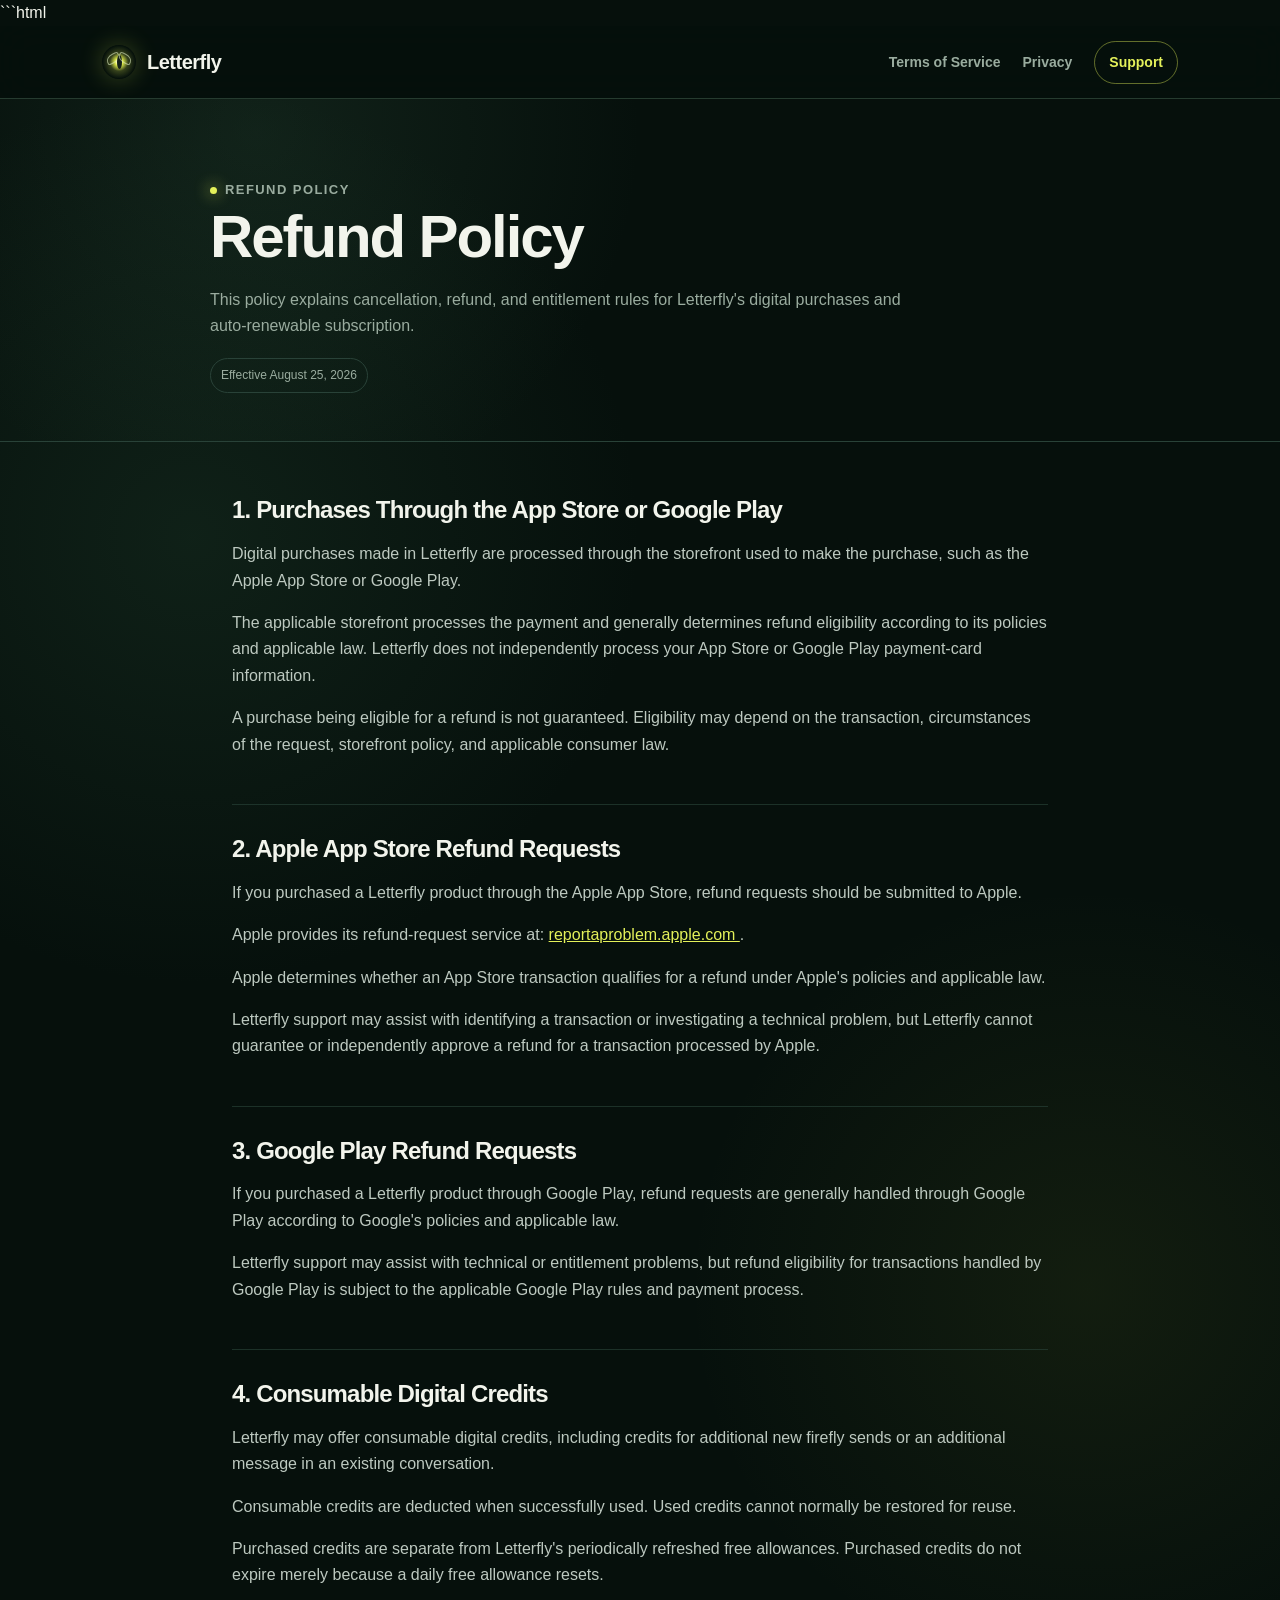
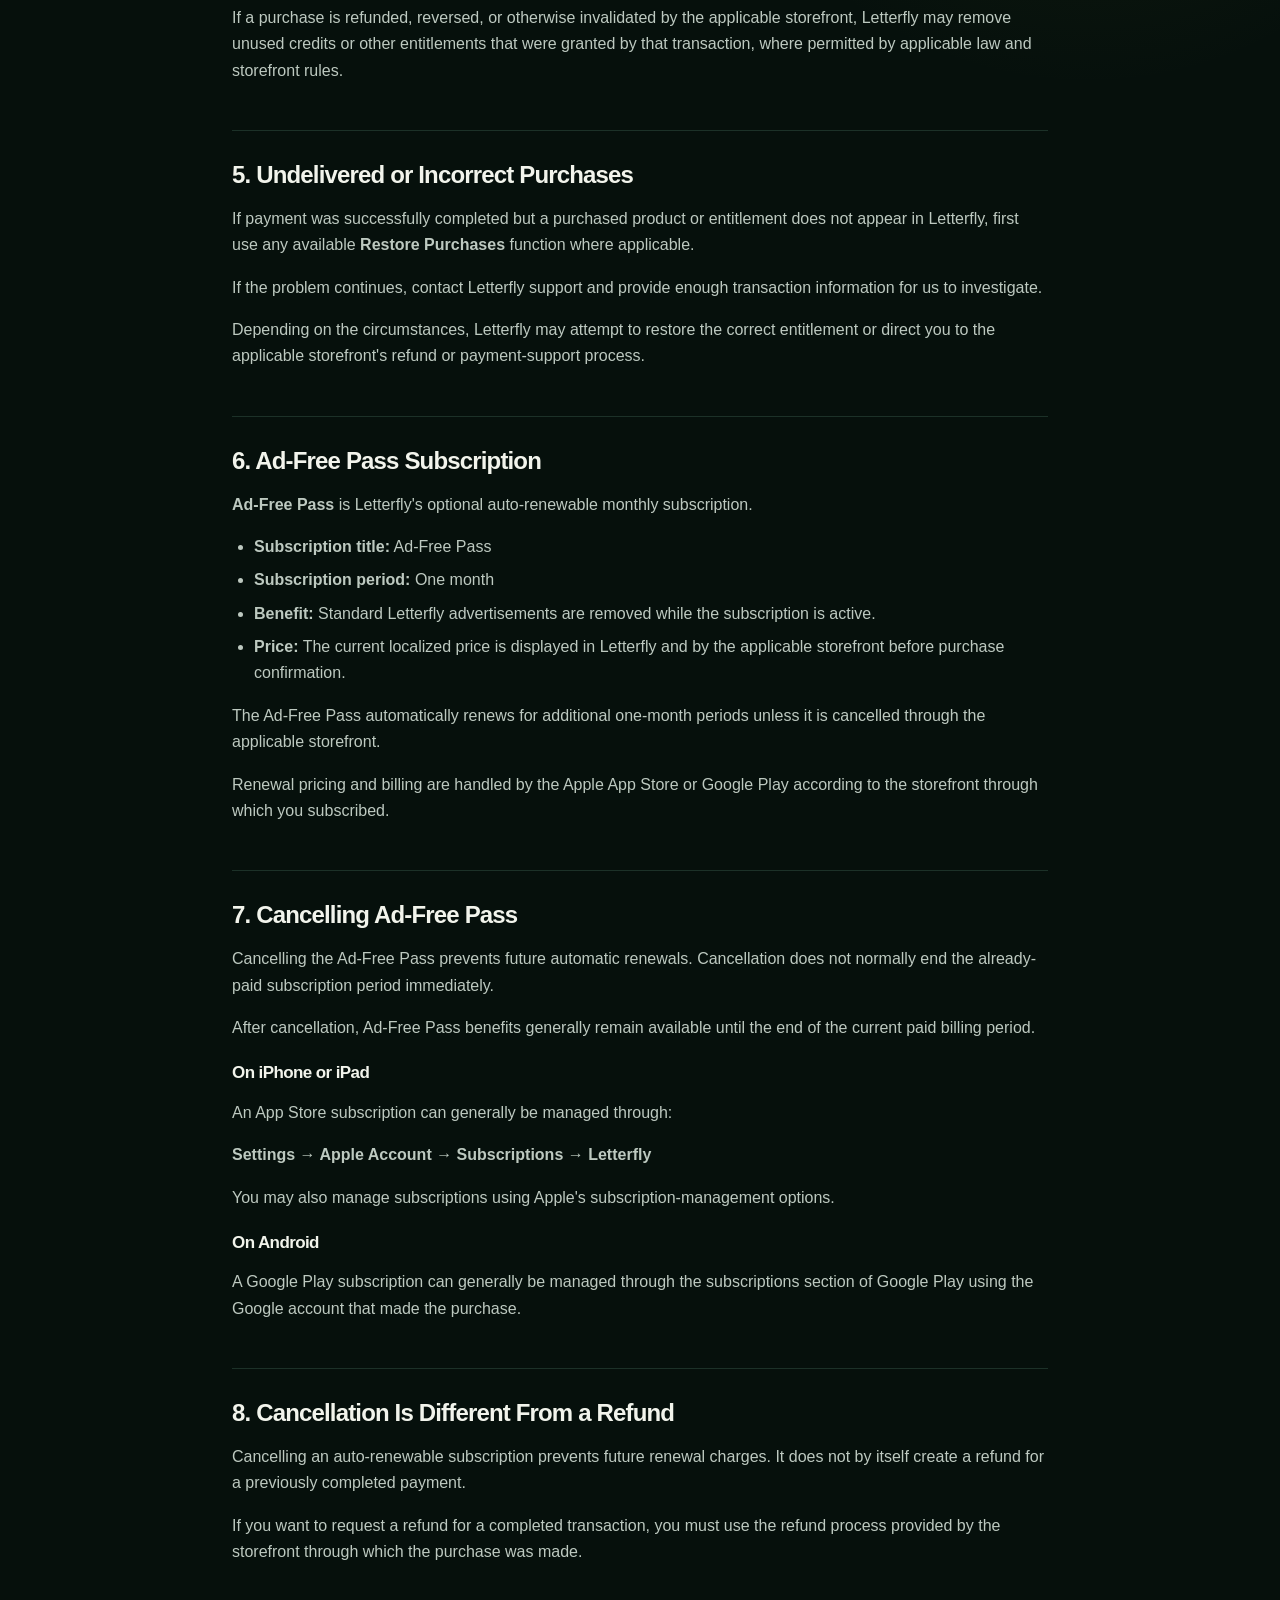
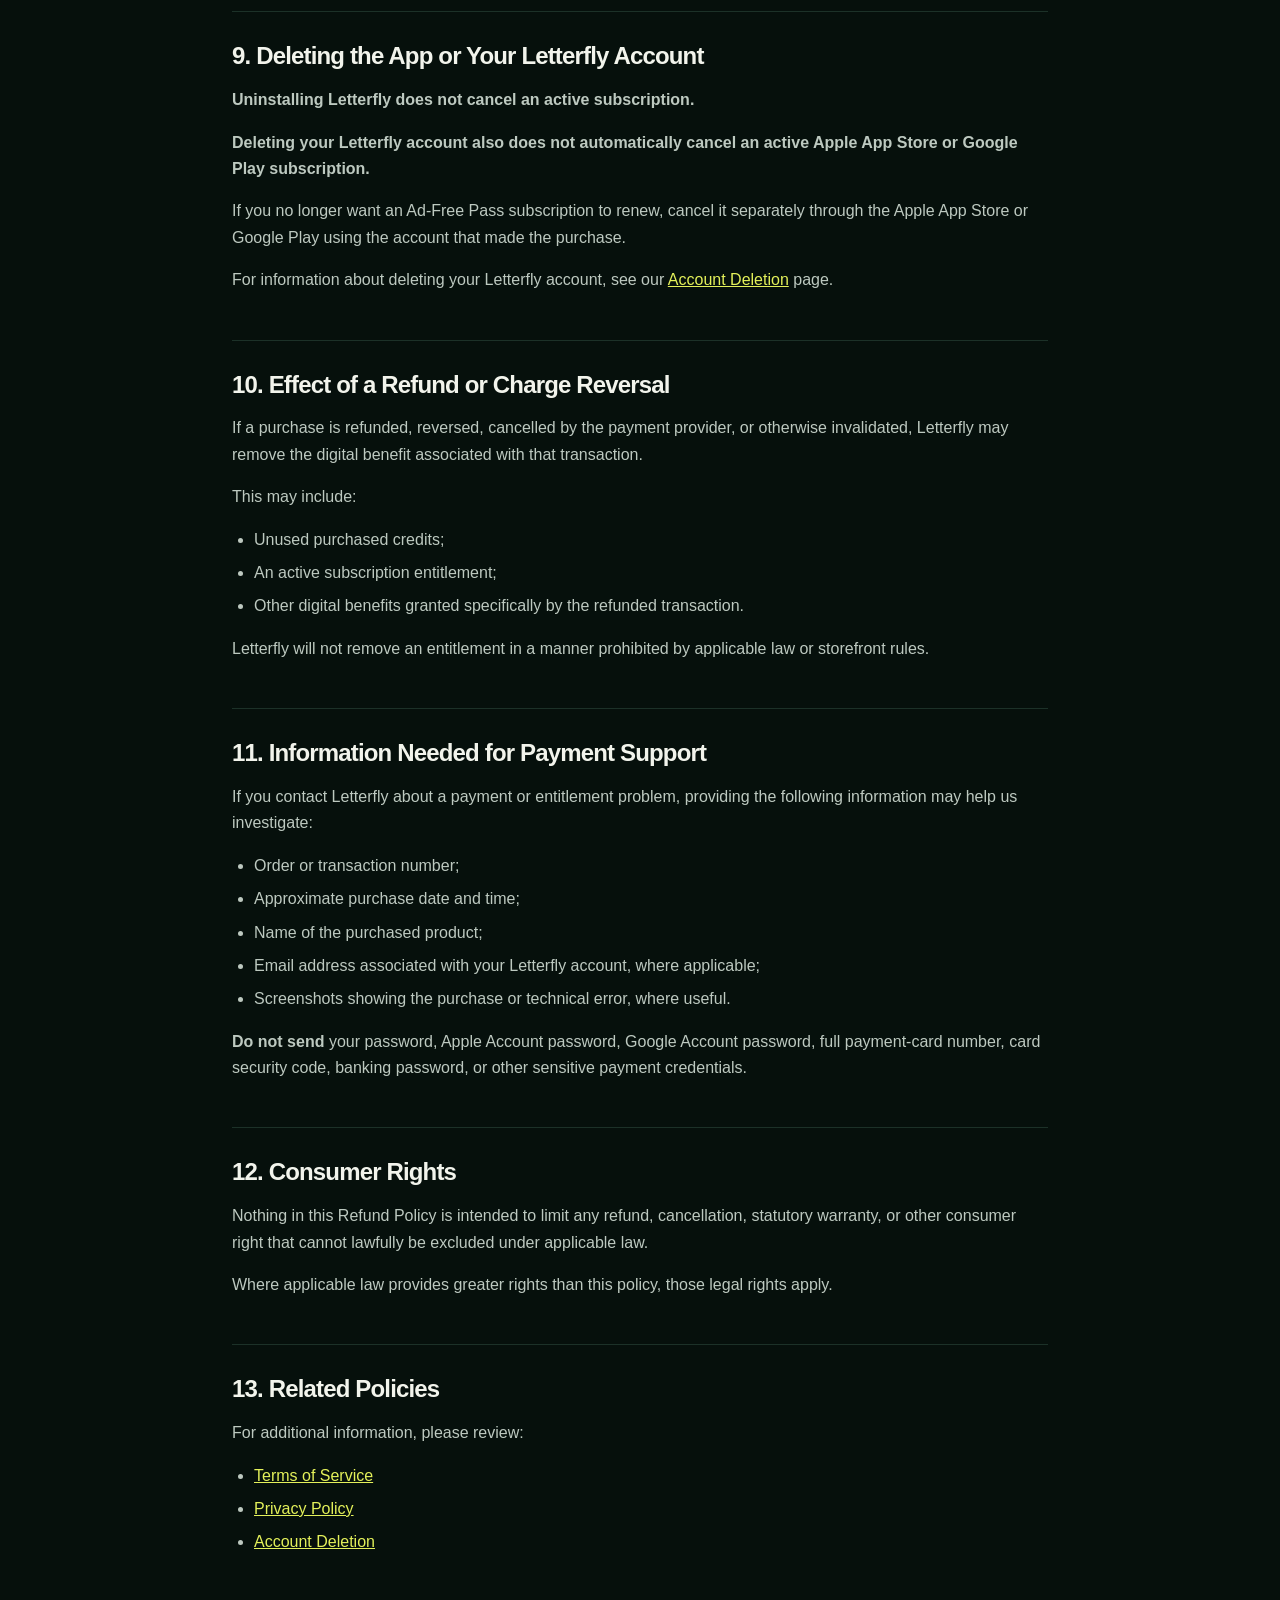
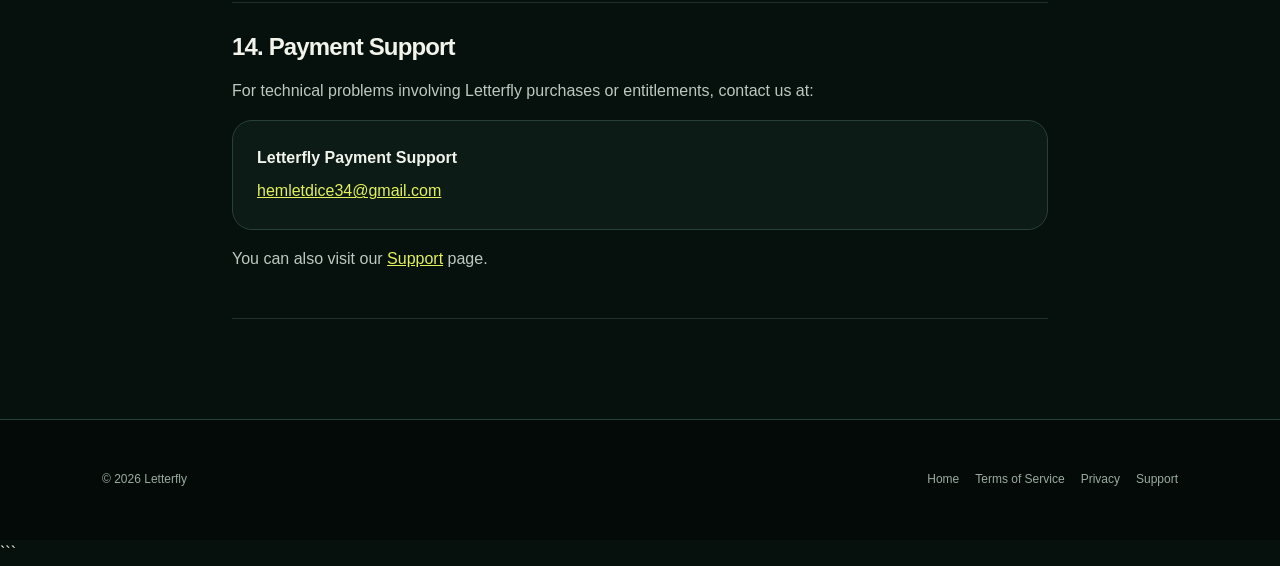
<file: refund.html>
```html
<!doctype html>
<html lang="en">
<head>
  <meta charset="utf-8">
  <meta name="viewport" content="width=device-width,initial-scale=1">
  <meta name="description" content="Letterfly Refund Policy">
  <meta name="theme-color" content="#06100c">
  <title>Refund Policy | Letterfly</title>
  <link rel="stylesheet" href="style.css">
</head>

<body>
  <a class="skip-link" href="#main">Skip to main content</a>

  <header class="site-header">
    <div class="nav-wrap">

      <a class="brand" href="index.html">
        <span class="brand-mark" aria-hidden="true">
          <span class="brand-core"></span>
        </span>
        Letterfly
      </a>

      <nav class="desktop-nav">
        <a href="terms.html">Terms of Service</a>
        <a href="privacy.html">Privacy</a>
        <a class="nav-cta" href="support.html">Support</a>
      </nav>

      <details class="mobile-nav">
        <summary>Menu</summary>

        <nav class="mobile-panel">
          <a href="index.html">Home</a>
          <a href="terms.html">Terms of Service</a>
          <a href="privacy.html">Privacy</a>
          <a href="support.html">Support</a>
        </nav>
      </details>

    </div>
  </header>


  <main id="main">

    <div class="legal-hero">
      <div class="legal-hero-inner">

        <p class="eyebrow">Refund Policy</p>

        <h1>Refund Policy</h1>

        <p>
          This policy explains cancellation, refund,
          and entitlement rules for Letterfly's digital purchases
          and auto-renewable subscription.
        </p>

        <span class="legal-meta">
          Effective August 25, 2026
        </span>

      </div>
    </div>


    <article class="legal">

      <section>
        <h2>1. Purchases Through the App Store or Google Play</h2>

        <p>
          Digital purchases made in Letterfly are processed
          through the storefront used to make the purchase,
          such as the Apple App Store or Google Play.
        </p>

        <p>
          The applicable storefront processes the payment
          and generally determines refund eligibility
          according to its policies and applicable law.
          Letterfly does not independently process
          your App Store or Google Play payment-card information.
        </p>

        <p>
          A purchase being eligible for a refund
          is not guaranteed.
          Eligibility may depend on the transaction,
          circumstances of the request,
          storefront policy,
          and applicable consumer law.
        </p>
      </section>


      <section>
        <h2>2. Apple App Store Refund Requests</h2>

        <p>
          If you purchased a Letterfly product
          through the Apple App Store,
          refund requests should be submitted to Apple.
        </p>

        <p>
          Apple provides its refund-request service at:
          <a
            href="https://reportaproblem.apple.com/"
            target="_blank"
            rel="noopener noreferrer"
          >
            reportaproblem.apple.com
          </a>.
        </p>

        <p>
          Apple determines whether an App Store transaction
          qualifies for a refund under Apple's policies
          and applicable law.
        </p>

        <p>
          Letterfly support may assist with identifying
          a transaction or investigating a technical problem,
          but Letterfly cannot guarantee or independently approve
          a refund for a transaction processed by Apple.
        </p>
      </section>


      <section>
        <h2>3. Google Play Refund Requests</h2>

        <p>
          If you purchased a Letterfly product
          through Google Play,
          refund requests are generally handled
          through Google Play according to Google's policies
          and applicable law.
        </p>

        <p>
          Letterfly support may assist
          with technical or entitlement problems,
          but refund eligibility for transactions
          handled by Google Play is subject
          to the applicable Google Play rules
          and payment process.
        </p>
      </section>


      <section>
        <h2>4. Consumable Digital Credits</h2>

        <p>
          Letterfly may offer consumable digital credits,
          including credits for additional new firefly sends
          or an additional message in an existing conversation.
        </p>

        <p>
          Consumable credits are deducted when successfully used.
          Used credits cannot normally be restored for reuse.
        </p>

        <p>
          Purchased credits are separate
          from Letterfly's periodically refreshed free allowances.
          Purchased credits do not expire merely because
          a daily free allowance resets.
        </p>

        <p>
          If a purchase is refunded, reversed,
          or otherwise invalidated by the applicable storefront,
          Letterfly may remove unused credits
          or other entitlements that were granted
          by that transaction,
          where permitted by applicable law
          and storefront rules.
        </p>
      </section>


      <section>
        <h2>5. Undelivered or Incorrect Purchases</h2>

        <p>
          If payment was successfully completed
          but a purchased product or entitlement
          does not appear in Letterfly,
          first use any available
          <strong>Restore Purchases</strong>
          function where applicable.
        </p>

        <p>
          If the problem continues,
          contact Letterfly support
          and provide enough transaction information
          for us to investigate.
        </p>

        <p>
          Depending on the circumstances,
          Letterfly may attempt to restore
          the correct entitlement
          or direct you to the applicable storefront's
          refund or payment-support process.
        </p>
      </section>


      <section>
        <h2>6. Ad-Free Pass Subscription</h2>

        <p>
          <strong>Ad-Free Pass</strong>
          is Letterfly's optional
          auto-renewable monthly subscription.
        </p>

        <ul>
          <li>
            <strong>Subscription title:</strong>
            Ad-Free Pass
          </li>

          <li>
            <strong>Subscription period:</strong>
            One month
          </li>

          <li>
            <strong>Benefit:</strong>
            Standard Letterfly advertisements
            are removed while the subscription is active.
          </li>

          <li>
            <strong>Price:</strong>
            The current localized price
            is displayed in Letterfly
            and by the applicable storefront
            before purchase confirmation.
          </li>
        </ul>

        <p>
          The Ad-Free Pass automatically renews
          for additional one-month periods
          unless it is cancelled
          through the applicable storefront.
        </p>

        <p>
          Renewal pricing and billing are handled
          by the Apple App Store or Google Play
          according to the storefront
          through which you subscribed.
        </p>
      </section>


      <section>
        <h2>7. Cancelling Ad-Free Pass</h2>

        <p>
          Cancelling the Ad-Free Pass
          prevents future automatic renewals.
          Cancellation does not normally
          end the already-paid subscription period immediately.
        </p>

        <p>
          After cancellation,
          Ad-Free Pass benefits generally remain available
          until the end of the current paid billing period.
        </p>

        <h3>On iPhone or iPad</h3>

        <p>
          An App Store subscription can generally be managed through:
        </p>

        <p>
          <strong>
            Settings → Apple Account → Subscriptions → Letterfly
          </strong>
        </p>

        <p>
          You may also manage subscriptions
          using Apple's subscription-management options.
        </p>

        <h3>On Android</h3>

        <p>
          A Google Play subscription
          can generally be managed
          through the subscriptions section
          of Google Play using the Google account
          that made the purchase.
        </p>
      </section>


      <section>
        <h2>8. Cancellation Is Different From a Refund</h2>

        <p>
          Cancelling an auto-renewable subscription
          prevents future renewal charges.
          It does not by itself create a refund
          for a previously completed payment.
        </p>

        <p>
          If you want to request a refund
          for a completed transaction,
          you must use the refund process
          provided by the storefront
          through which the purchase was made.
        </p>
      </section>


      <section>
        <h2>9. Deleting the App or Your Letterfly Account</h2>

        <p>
          <strong>
            Uninstalling Letterfly does not cancel
            an active subscription.
          </strong>
        </p>

        <p>
          <strong>
            Deleting your Letterfly account also does not automatically cancel
            an active Apple App Store or Google Play subscription.
          </strong>
        </p>

        <p>
          If you no longer want an Ad-Free Pass subscription
          to renew,
          cancel it separately through
          the Apple App Store or Google Play
          using the account that made the purchase.
        </p>

        <p>
          For information about deleting
          your Letterfly account,
          see our
          <a href="delete-account.html">Account Deletion</a> page.
        </p>
      </section>


      <section>
        <h2>10. Effect of a Refund or Charge Reversal</h2>

        <p>
          If a purchase is refunded,
          reversed, cancelled by the payment provider,
          or otherwise invalidated,
          Letterfly may remove the digital benefit
          associated with that transaction.
        </p>

        <p>
          This may include:
        </p>

        <ul>
          <li>Unused purchased credits;</li>
          <li>An active subscription entitlement;</li>
          <li>
            Other digital benefits
            granted specifically by the refunded transaction.
          </li>
        </ul>

        <p>
          Letterfly will not remove an entitlement
          in a manner prohibited
          by applicable law or storefront rules.
        </p>
      </section>


      <section>
        <h2>11. Information Needed for Payment Support</h2>

        <p>
          If you contact Letterfly
          about a payment or entitlement problem,
          providing the following information
          may help us investigate:
        </p>

        <ul>
          <li>Order or transaction number;</li>
          <li>Approximate purchase date and time;</li>
          <li>Name of the purchased product;</li>
          <li>
            Email address associated
            with your Letterfly account,
            where applicable;
          </li>
          <li>
            Screenshots showing the purchase
            or technical error, where useful.
          </li>
        </ul>

        <p>
          <strong>Do not send</strong>
          your password,
          Apple Account password,
          Google Account password,
          full payment-card number,
          card security code,
          banking password,
          or other sensitive payment credentials.
        </p>
      </section>


      <section>
        <h2>12. Consumer Rights</h2>

        <p>
          Nothing in this Refund Policy
          is intended to limit
          any refund, cancellation,
          statutory warranty,
          or other consumer right
          that cannot lawfully be excluded
          under applicable law.
        </p>

        <p>
          Where applicable law
          provides greater rights
          than this policy,
          those legal rights apply.
        </p>
      </section>


      <section>
        <h2>13. Related Policies</h2>

        <p>
          For additional information,
          please review:
        </p>

        <ul>
          <li>
            <a href="terms.html">Terms of Service</a>
          </li>

          <li>
            <a href="privacy.html">Privacy Policy</a>
          </li>

          <li>
            <a href="delete-account.html">Account Deletion</a>
          </li>
        </ul>
      </section>


      <section>
        <h2>14. Payment Support</h2>

        <p>
          For technical problems involving
          Letterfly purchases or entitlements,
          contact us at:
        </p>

        <div class="contact-card">

          <strong>Letterfly Payment Support</strong>

          <a href="mailto:hemletdice34@gmail.com">
            hemletdice34@gmail.com
          </a>

        </div>

        <p>
          You can also visit our
          <a href="support.html">Support</a> page.
        </p>
      </section>

    </article>

  </main>


  <footer class="site-footer">

    <div class="footer-wrap">

      <p class="footer-copy">
        © 2026 Letterfly
      </p>

      <nav class="footer-links">
        <a href="index.html">Home</a>
        <a href="terms.html">Terms of Service</a>
        <a href="privacy.html">Privacy</a>
        <a href="support.html">Support</a>
      </nav>

    </div>

  </footer>

</body>
</html>
```
</file>
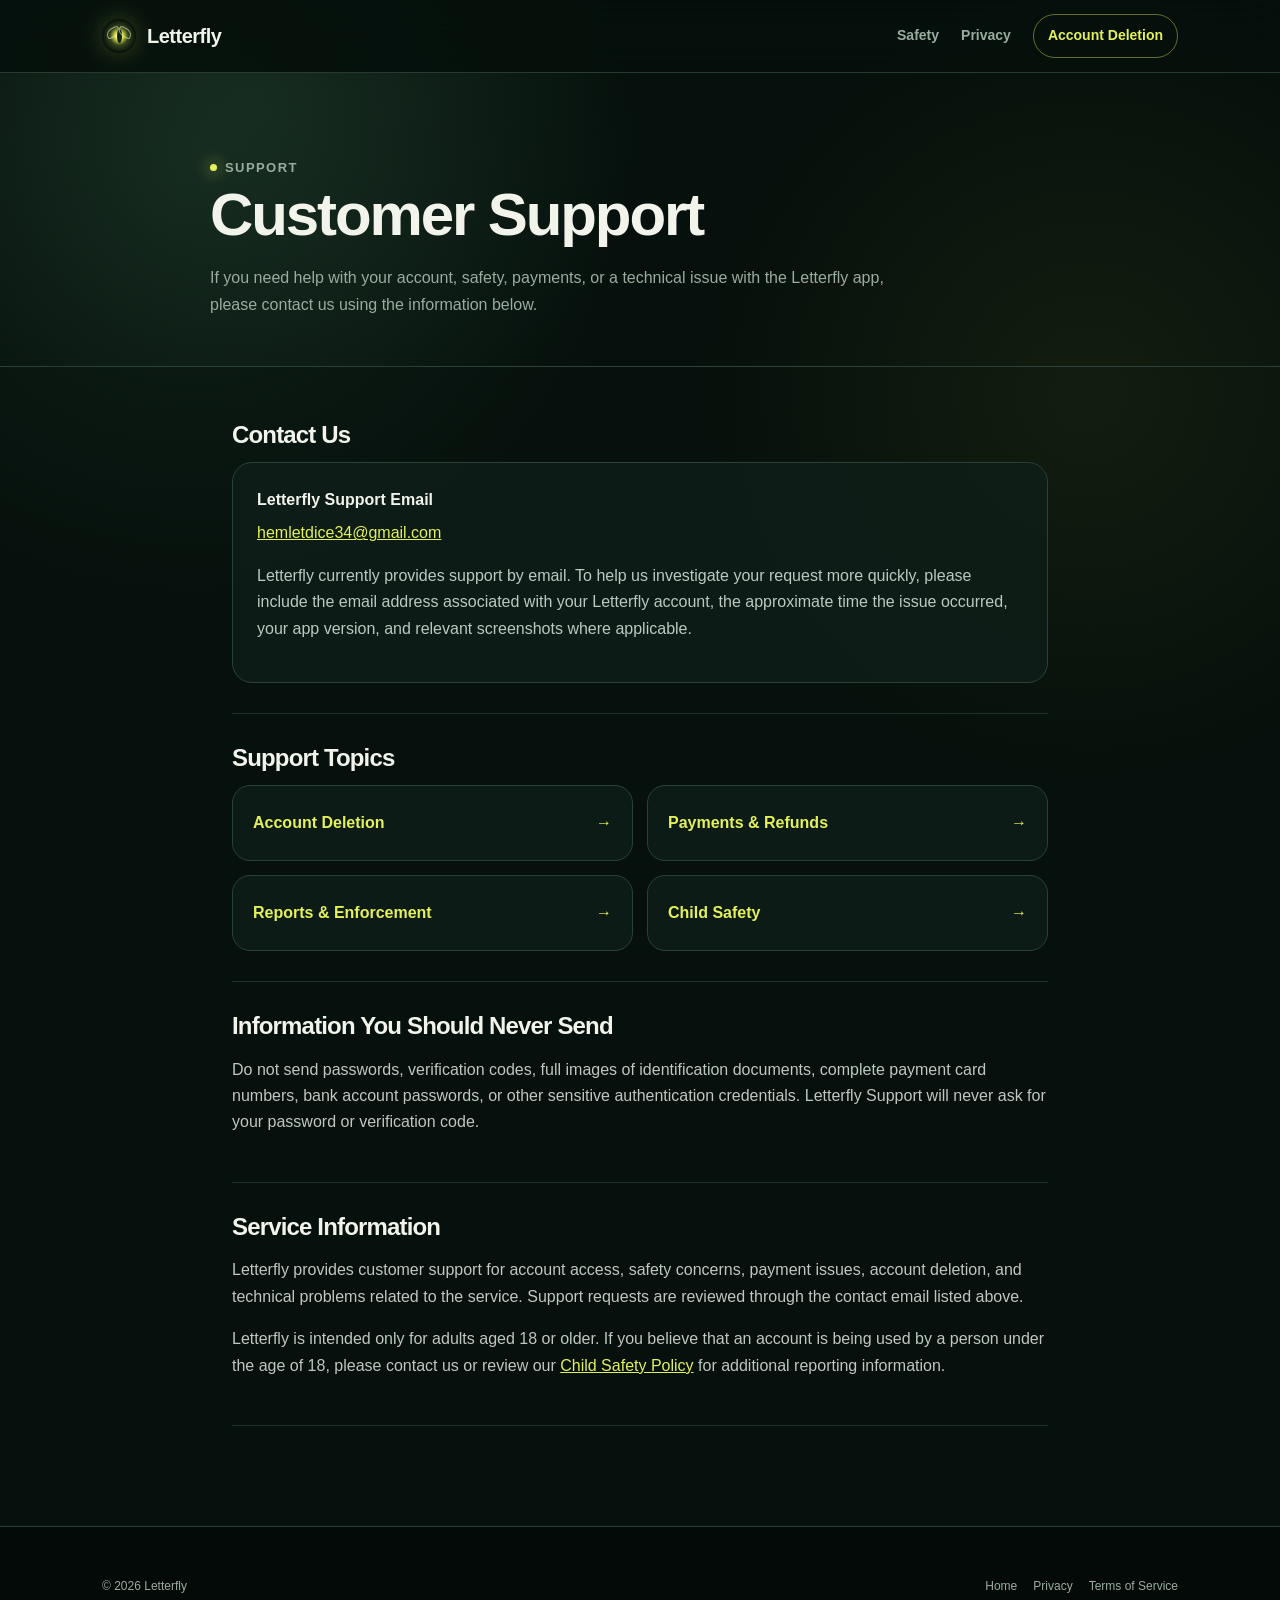
<file: support.html>
<!doctype html>
<html lang="en">
<head>
  <meta charset="utf-8">
  <meta name="viewport" content="width=device-width,initial-scale=1">
  <meta name="description" content="Letterfly Customer Support">
  <meta name="theme-color" content="#06100c">
  <title>Support | Letterfly</title>
  <link rel="stylesheet" href="style.css">
</head>

<body>
  <a class="skip-link" href="#main">Skip to main content</a>

  <header class="site-header">
    <div class="nav-wrap">

      <a class="brand" href="index.html">
        <span class="brand-mark">
          <span class="brand-core"></span>
        </span>
        Letterfly
      </a>

      <nav class="desktop-nav">
        <a href="community.html">Safety</a>
        <a href="privacy.html">Privacy</a>
        <a class="nav-cta" href="delete-account.html">Account Deletion</a>
      </nav>

      <details class="mobile-nav">
        <summary>Menu</summary>

        <nav class="mobile-panel">
          <a href="index.html">Home</a>
          <a href="community.html">Safety</a>
          <a href="privacy.html">Privacy</a>
          <a href="delete-account.html">Account Deletion</a>
        </nav>
      </details>

    </div>
  </header>


  <main id="main">

    <div class="legal-hero">
      <div class="legal-hero-inner">

        <p class="eyebrow">Support</p>

        <h1>Customer Support</h1>

        <p>
          If you need help with your account, safety, payments,
          or a technical issue with the Letterfly app,
          please contact us using the information below.
        </p>

      </div>
    </div>


    <article class="legal">

      <section>
        <h2>Contact Us</h2>

        <div class="contact-card">

          <strong>Letterfly Support Email</strong>

          <a href="mailto:hemletdice34@gmail.com">
            hemletdice34@gmail.com
          </a>

          <p>
            Letterfly currently provides support by email.
            To help us investigate your request more quickly,
            please include the email address associated with your Letterfly account,
            the approximate time the issue occurred,
            your app version, and relevant screenshots where applicable.
          </p>

        </div>
      </section>


      <section>
        <h2>Support Topics</h2>

        <div class="policy-grid">

          <a class="policy-link" href="delete-account.html">
            Account Deletion <span>→</span>
          </a>

          <a class="policy-link" href="refund.html">
            Payments & Refunds <span>→</span>
          </a>

          <a class="policy-link" href="community.html">
            Reports & Enforcement <span>→</span>
          </a>

          <a class="policy-link" href="child-safety.html">
            Child Safety <span>→</span>
          </a>

        </div>
      </section>


      <section>
        <h2>Information You Should Never Send</h2>

        <p>
          Do not send passwords, verification codes,
          full images of identification documents,
          complete payment card numbers, bank account passwords,
          or other sensitive authentication credentials.
          Letterfly Support will never ask for your password
          or verification code.
        </p>
      </section>


      <section>
        <h2>Service Information</h2>

        <p>
          Letterfly provides customer support for account access,
          safety concerns, payment issues, account deletion,
          and technical problems related to the service.
          Support requests are reviewed through the contact email listed above.
        </p>

        <p>
          Letterfly is intended only for adults aged 18 or older.
          If you believe that an account is being used by a person under the age of 18,
          please contact us or review our
          <a href="child-safety.html">Child Safety Policy</a>
          for additional reporting information.
        </p>
      </section>

    </article>

  </main>


  <footer class="site-footer">

    <div class="footer-wrap">

      <p class="footer-copy">
        © 2026 Letterfly
      </p>

      <nav class="footer-links">
        <a href="index.html">Home</a>
        <a href="privacy.html">Privacy</a>
        <a href="terms.html">Terms of Service</a>
      </nav>

    </div>

  </footer>

</body>
</html>
</file>
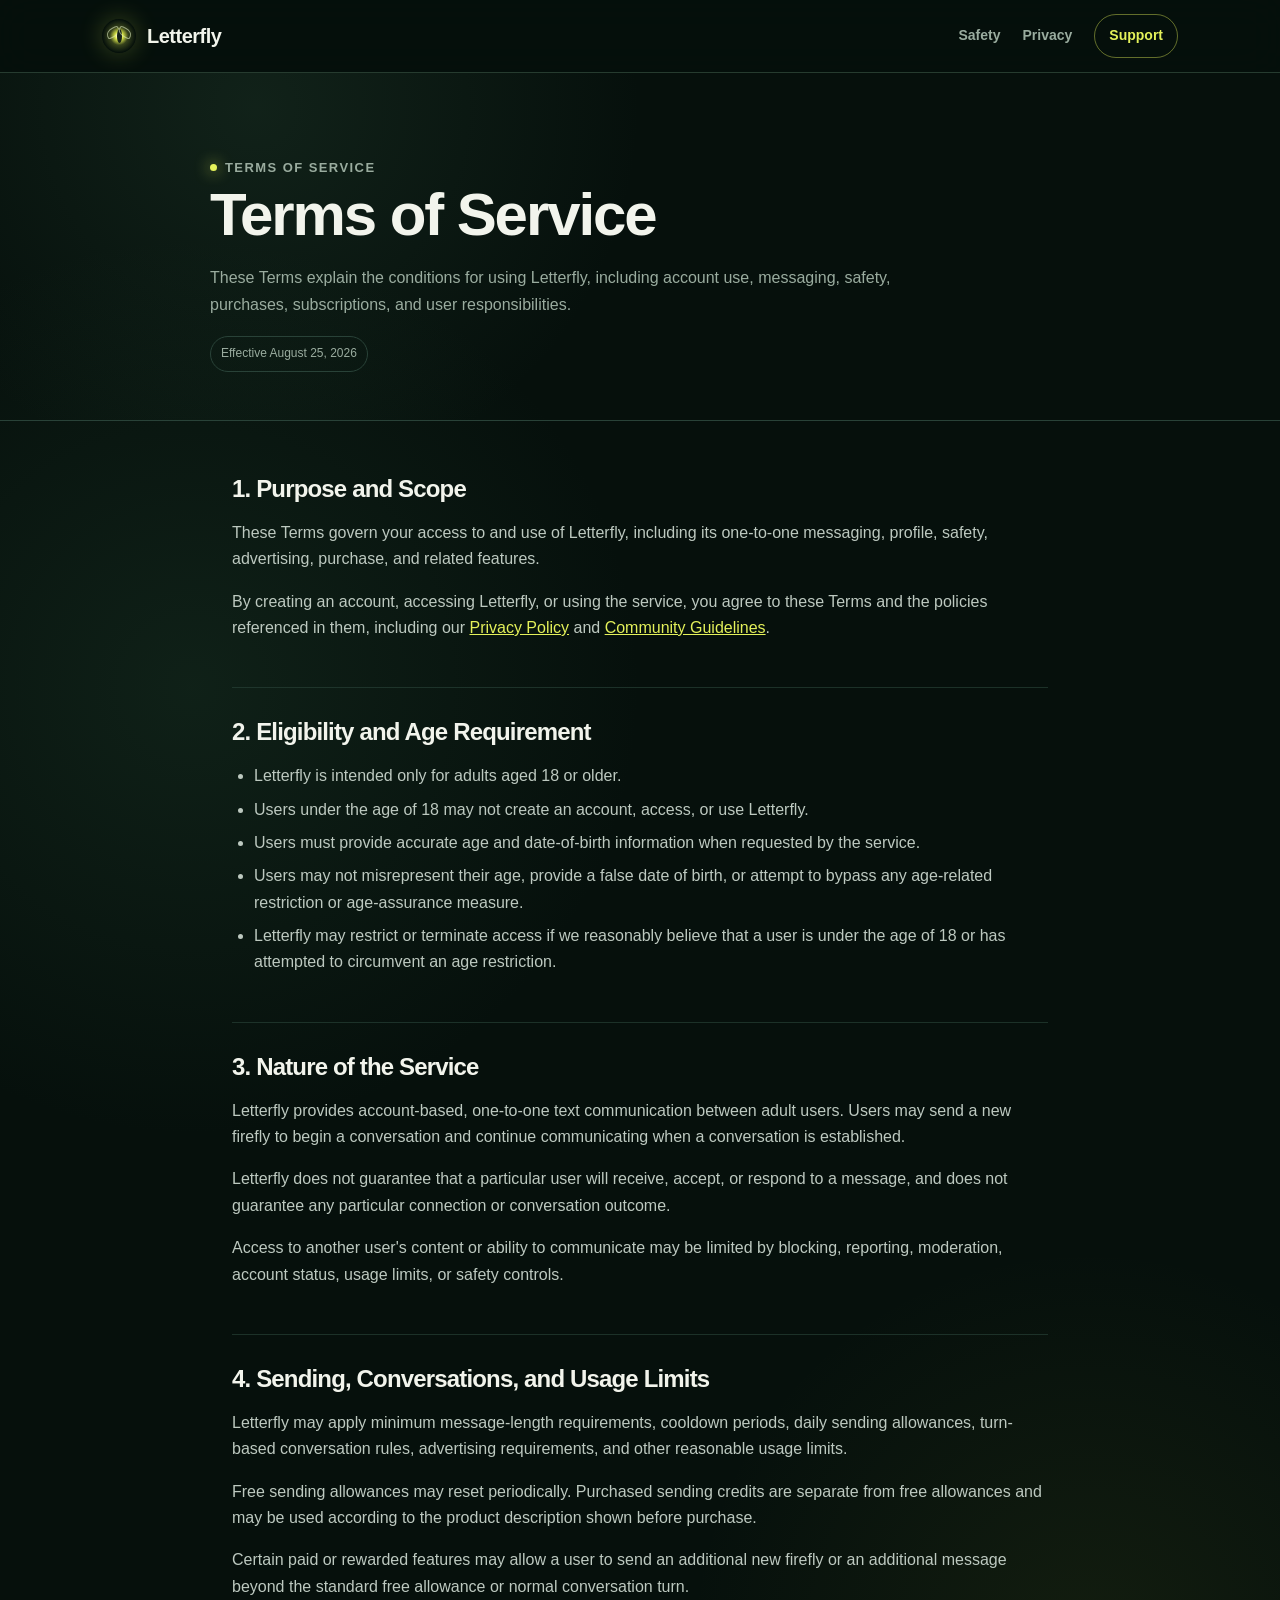
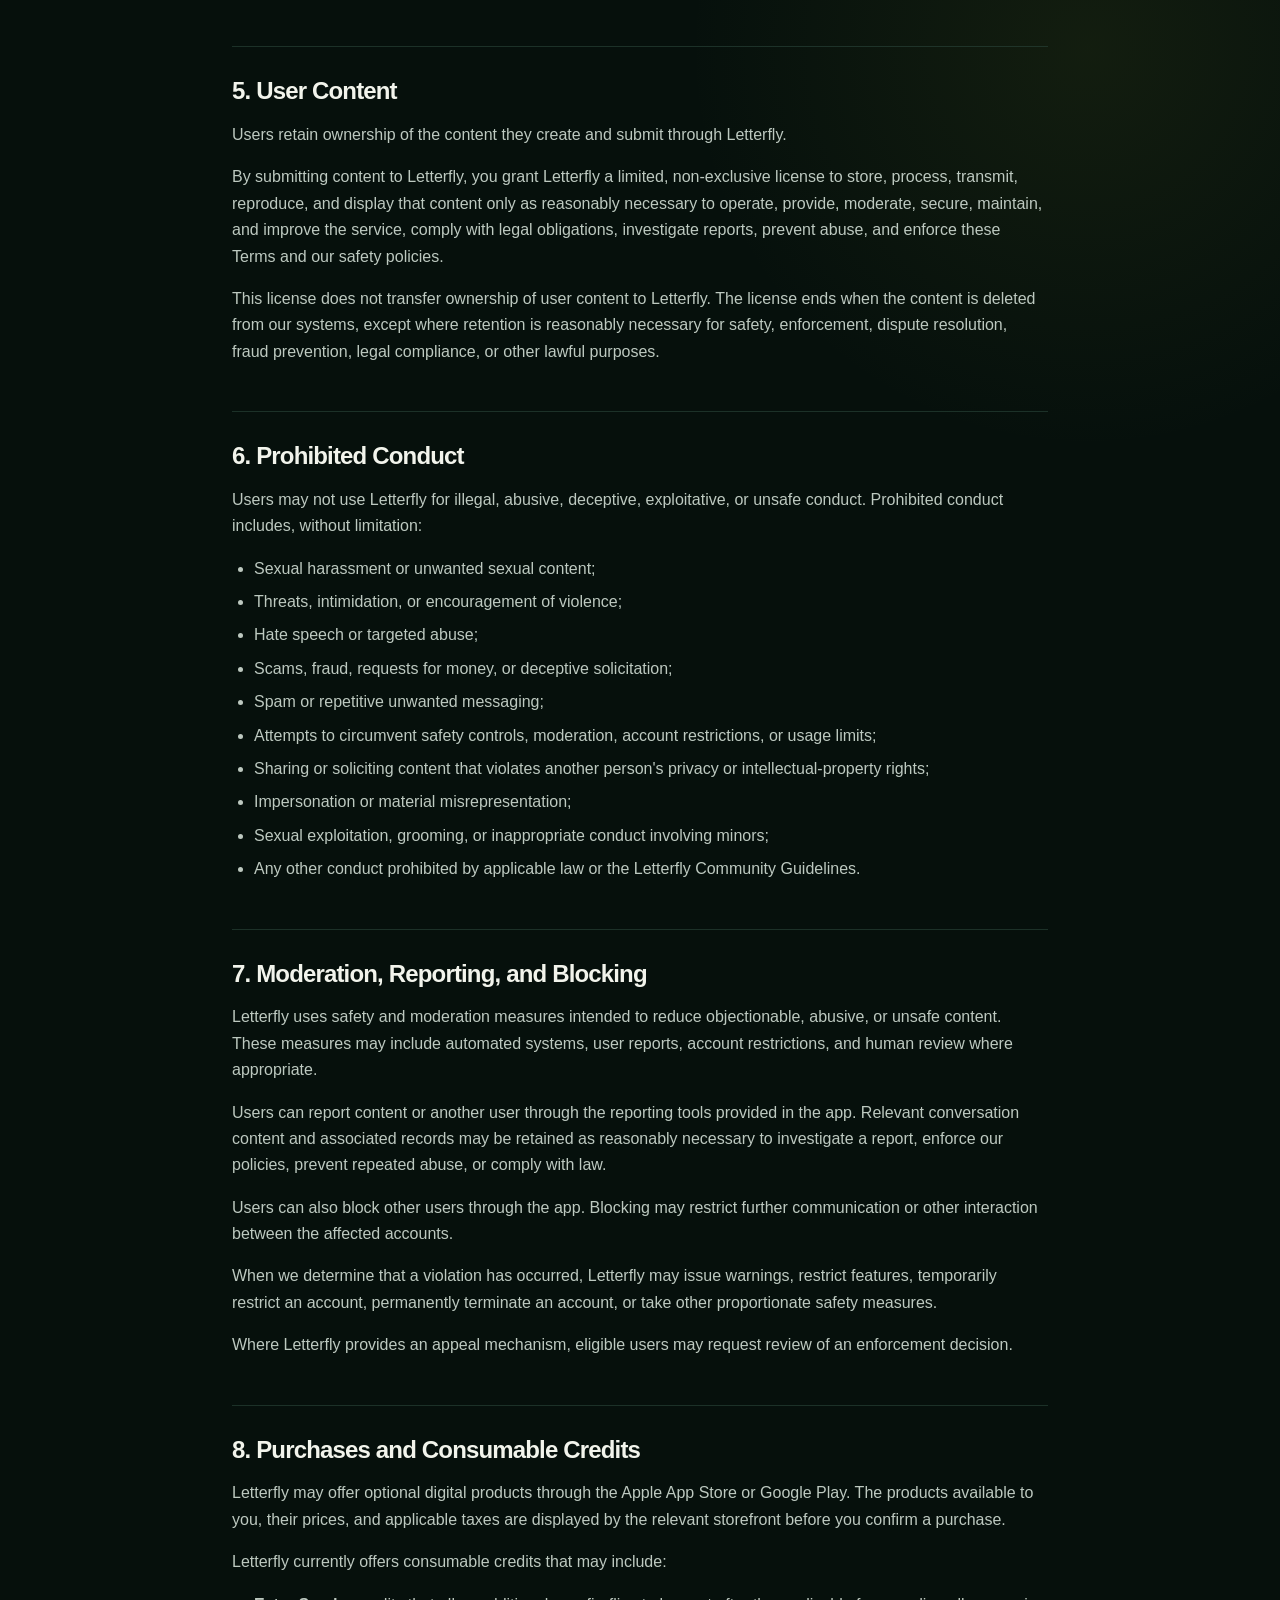
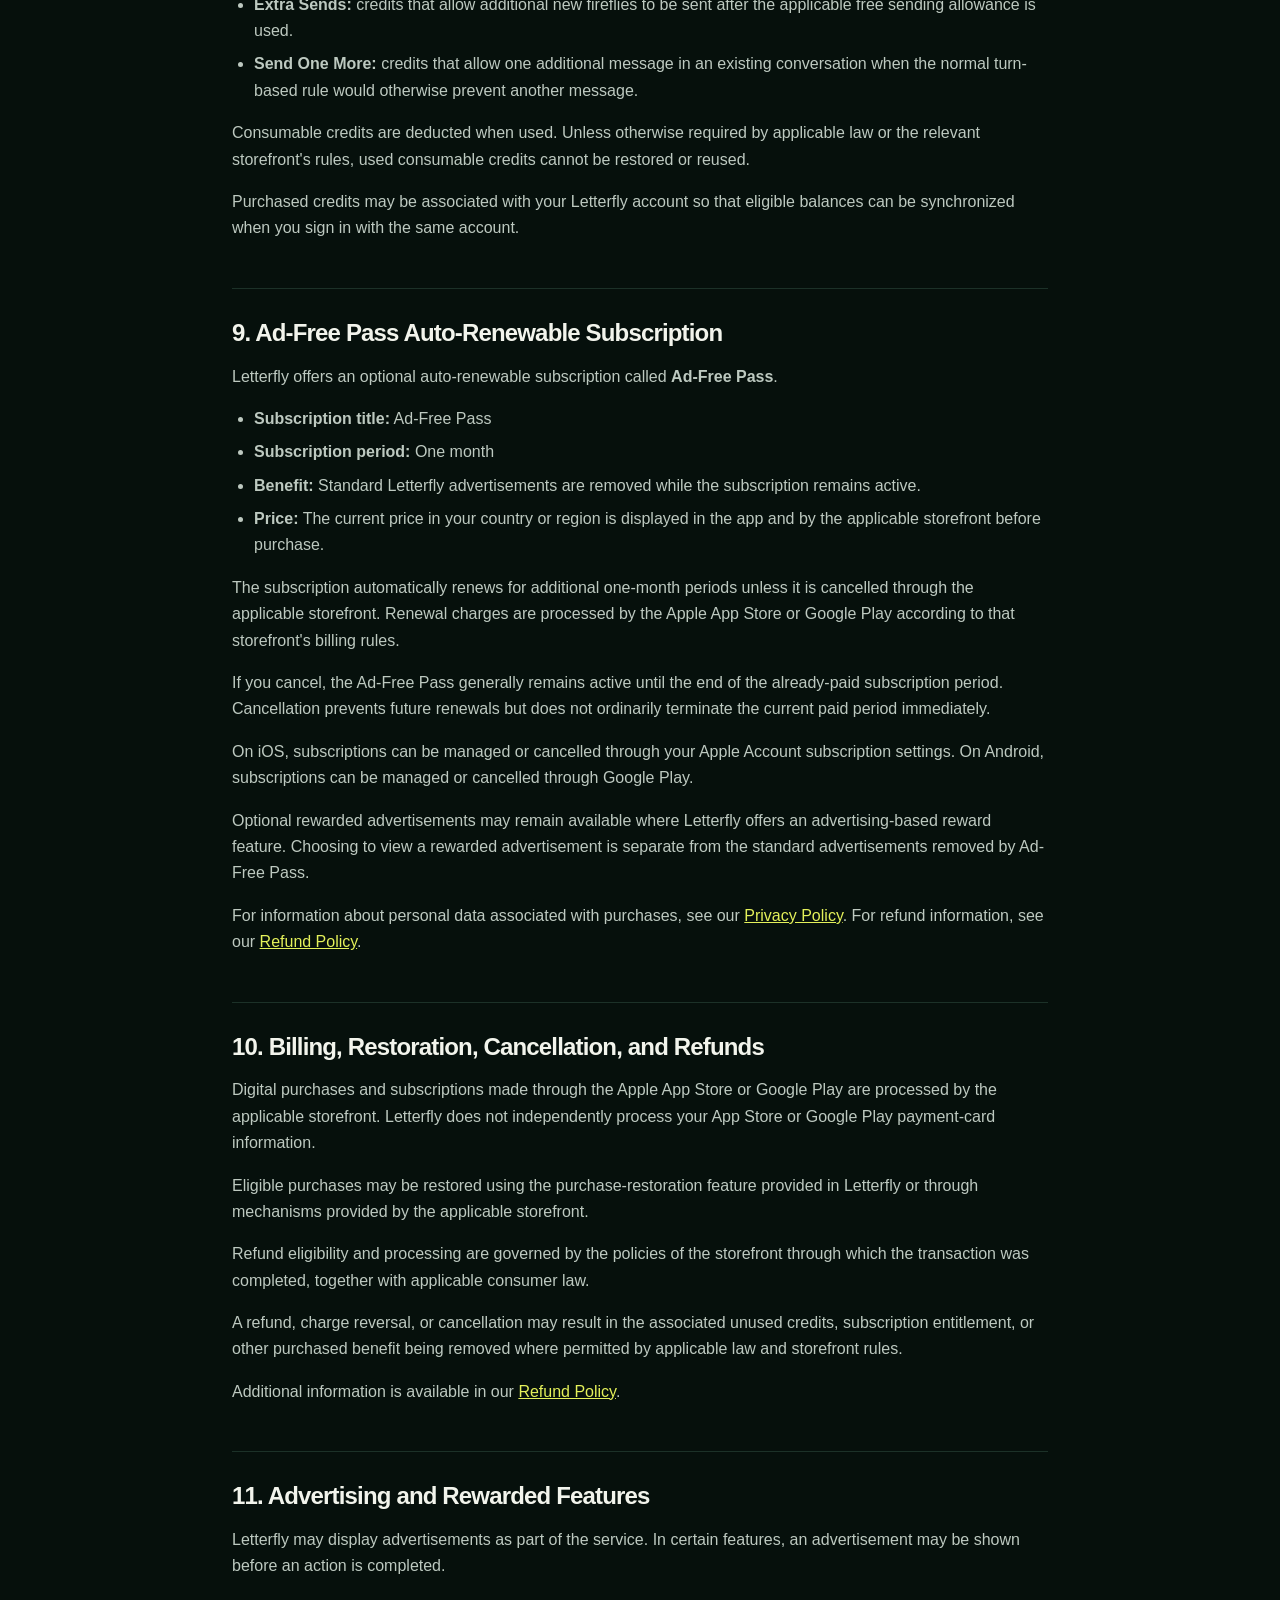
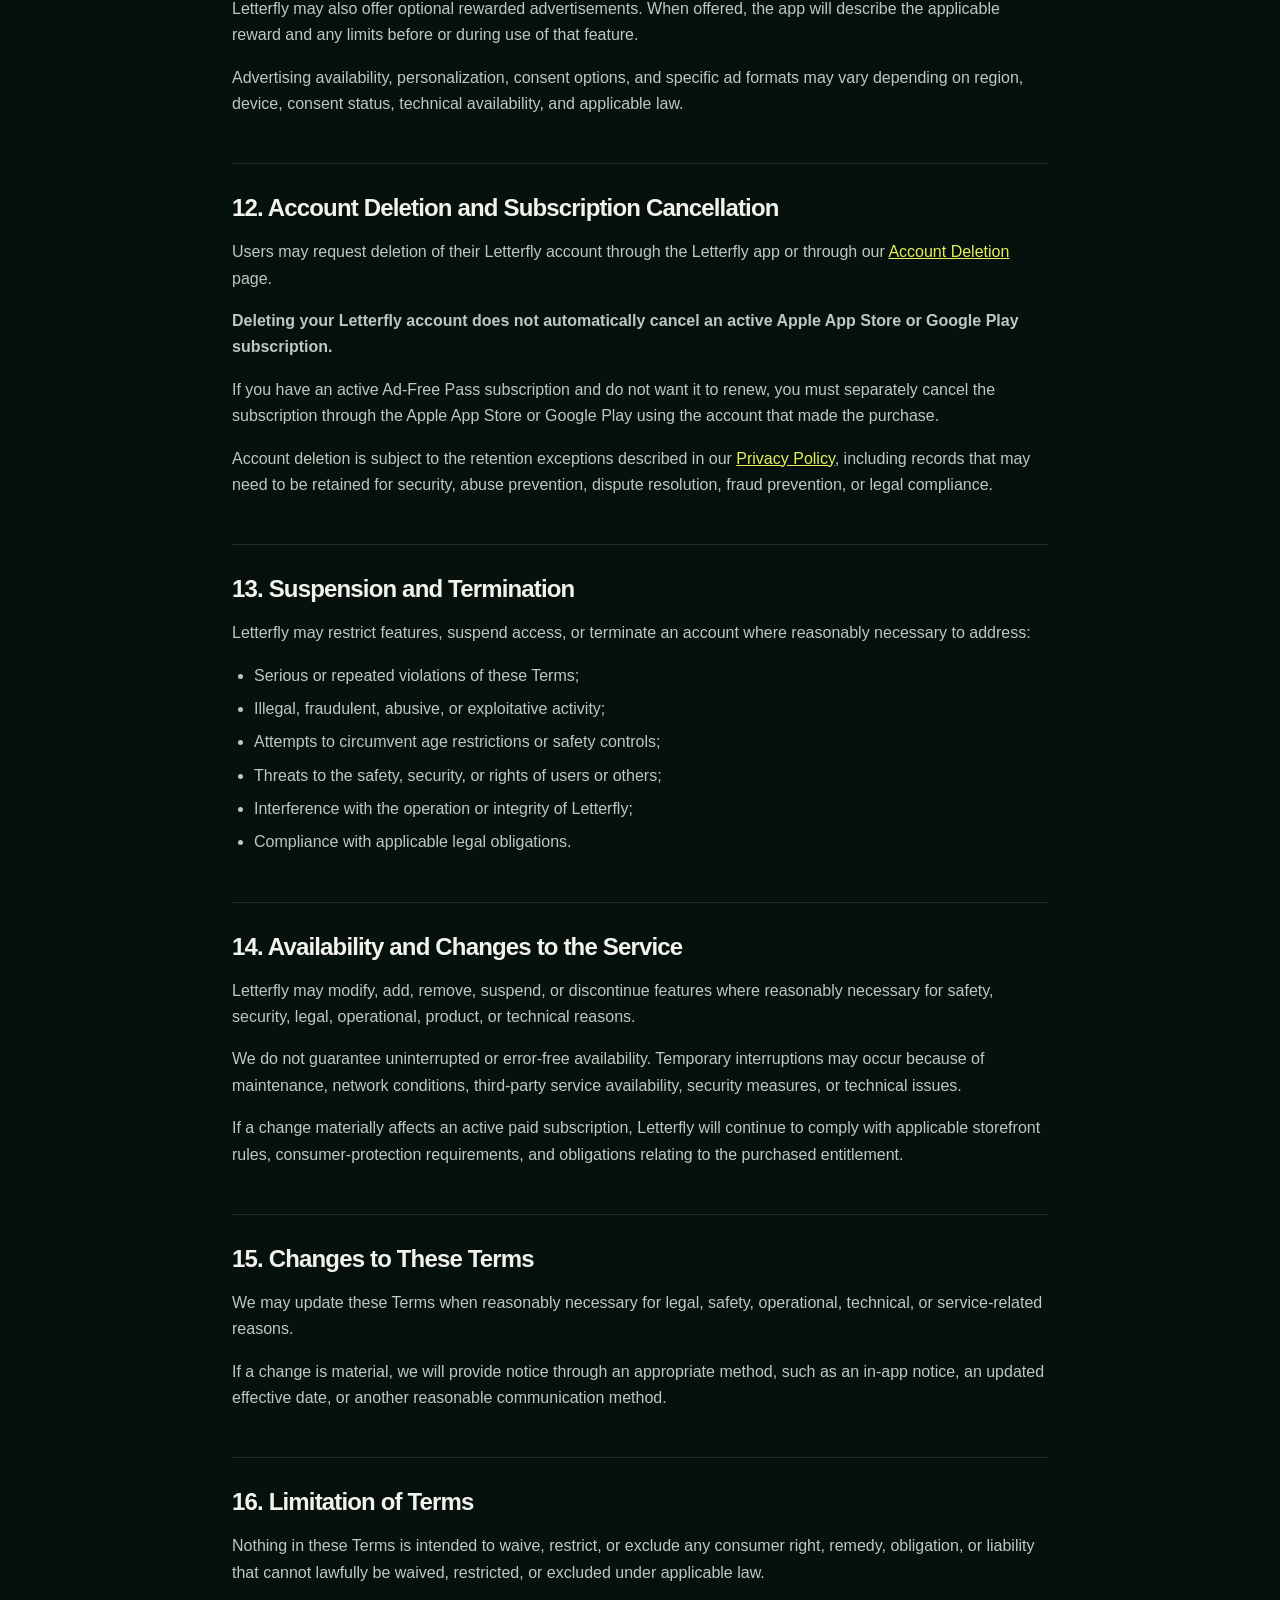
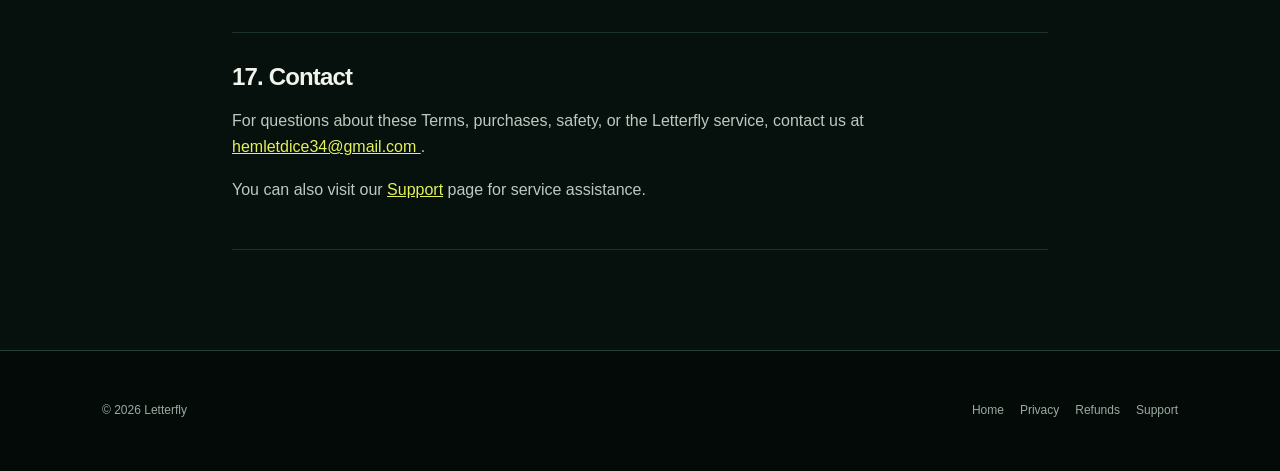
<file: terms.html>
<!doctype html>
<html lang="en">
<head>
  <meta charset="utf-8">
  <meta name="viewport" content="width=device-width,initial-scale=1">
  <meta name="description" content="Letterfly Terms of Service">
  <meta name="theme-color" content="#06100c">
  <title>Terms of Service | Letterfly</title>
  <link rel="stylesheet" href="style.css">
</head>

<body>
  <a class="skip-link" href="#main">Skip to main content</a>

  <header class="site-header">
    <div class="nav-wrap">

      <a class="brand" href="index.html">
        <span class="brand-mark" aria-hidden="true">
          <span class="brand-core"></span>
        </span>
        Letterfly
      </a>

      <nav class="desktop-nav">
        <a href="community.html">Safety</a>
        <a href="privacy.html">Privacy</a>
        <a class="nav-cta" href="support.html">Support</a>
      </nav>

      <details class="mobile-nav">
        <summary>Menu</summary>

        <nav class="mobile-panel">
          <a href="index.html">Home</a>
          <a href="community.html">Safety</a>
          <a href="privacy.html">Privacy</a>
          <a href="support.html">Support</a>
        </nav>
      </details>

    </div>
  </header>


  <main id="main">

    <div class="legal-hero">
      <div class="legal-hero-inner">

        <p class="eyebrow">Terms of Service</p>

        <h1>Terms of Service</h1>

        <p>
          These Terms explain the conditions for using Letterfly,
          including account use, messaging, safety, purchases,
          subscriptions, and user responsibilities.
        </p>

        <span class="legal-meta">
          Effective August 25, 2026
        </span>

      </div>
    </div>


    <article class="legal">

      <section>
        <h2>1. Purpose and Scope</h2>

        <p>
          These Terms govern your access to and use of Letterfly,
          including its one-to-one messaging, profile, safety,
          advertising, purchase, and related features.
        </p>

        <p>
          By creating an account, accessing Letterfly, or using the service,
          you agree to these Terms and the policies referenced in them,
          including our
          <a href="privacy.html">Privacy Policy</a>
          and
          <a href="community.html">Community Guidelines</a>.
        </p>
      </section>


      <section>
        <h2>2. Eligibility and Age Requirement</h2>

        <ul>
          <li>
            Letterfly is intended only for adults aged 18 or older.
          </li>

          <li>
            Users under the age of 18 may not create an account,
            access, or use Letterfly.
          </li>

          <li>
            Users must provide accurate age and date-of-birth information
            when requested by the service.
          </li>

          <li>
            Users may not misrepresent their age,
            provide a false date of birth,
            or attempt to bypass any age-related restriction
            or age-assurance measure.
          </li>

          <li>
            Letterfly may restrict or terminate access
            if we reasonably believe that a user is under the age of 18
            or has attempted to circumvent an age restriction.
          </li>
        </ul>
      </section>


      <section>
        <h2>3. Nature of the Service</h2>

        <p>
          Letterfly provides account-based, one-to-one text communication
          between adult users.
          Users may send a new firefly to begin a conversation
          and continue communicating when a conversation is established.
        </p>

        <p>
          Letterfly does not guarantee that a particular user will receive,
          accept, or respond to a message, and does not guarantee
          any particular connection or conversation outcome.
        </p>

        <p>
          Access to another user's content or ability to communicate
          may be limited by blocking, reporting, moderation,
          account status, usage limits, or safety controls.
        </p>
      </section>


      <section>
        <h2>4. Sending, Conversations, and Usage Limits</h2>

        <p>
          Letterfly may apply minimum message-length requirements,
          cooldown periods, daily sending allowances,
          turn-based conversation rules, advertising requirements,
          and other reasonable usage limits.
        </p>

        <p>
          Free sending allowances may reset periodically.
          Purchased sending credits are separate from free allowances
          and may be used according to the product description
          shown before purchase.
        </p>

        <p>
          Certain paid or rewarded features may allow a user
          to send an additional new firefly or an additional message
          beyond the standard free allowance or normal conversation turn.
        </p>
      </section>


      <section>
        <h2>5. User Content</h2>

        <p>
          Users retain ownership of the content they create
          and submit through Letterfly.
        </p>

        <p>
          By submitting content to Letterfly,
          you grant Letterfly a limited, non-exclusive license
          to store, process, transmit, reproduce, and display that content
          only as reasonably necessary to operate, provide, moderate,
          secure, maintain, and improve the service,
          comply with legal obligations,
          investigate reports,
          prevent abuse,
          and enforce these Terms and our safety policies.
        </p>

        <p>
          This license does not transfer ownership of user content
          to Letterfly.
          The license ends when the content is deleted from our systems,
          except where retention is reasonably necessary
          for safety, enforcement, dispute resolution,
          fraud prevention, legal compliance,
          or other lawful purposes.
        </p>
      </section>


      <section>
        <h2>6. Prohibited Conduct</h2>

        <p>
          Users may not use Letterfly for illegal, abusive,
          deceptive, exploitative, or unsafe conduct.
          Prohibited conduct includes, without limitation:
        </p>

        <ul>
          <li>Sexual harassment or unwanted sexual content;</li>
          <li>Threats, intimidation, or encouragement of violence;</li>
          <li>Hate speech or targeted abuse;</li>
          <li>Scams, fraud, requests for money, or deceptive solicitation;</li>
          <li>Spam or repetitive unwanted messaging;</li>
          <li>
            Attempts to circumvent safety controls,
            moderation, account restrictions, or usage limits;
          </li>
          <li>
            Sharing or soliciting content that violates another person's
            privacy or intellectual-property rights;
          </li>
          <li>Impersonation or material misrepresentation;</li>
          <li>
            Sexual exploitation, grooming,
            or inappropriate conduct involving minors;
          </li>
          <li>
            Any other conduct prohibited by applicable law
            or the Letterfly Community Guidelines.
          </li>
        </ul>
      </section>


      <section>
        <h2>7. Moderation, Reporting, and Blocking</h2>

        <p>
          Letterfly uses safety and moderation measures
          intended to reduce objectionable, abusive, or unsafe content.
          These measures may include automated systems,
          user reports, account restrictions,
          and human review where appropriate.
        </p>

        <p>
          Users can report content or another user
          through the reporting tools provided in the app.
          Relevant conversation content and associated records
          may be retained as reasonably necessary
          to investigate a report, enforce our policies,
          prevent repeated abuse, or comply with law.
        </p>

        <p>
          Users can also block other users through the app.
          Blocking may restrict further communication
          or other interaction between the affected accounts.
        </p>

        <p>
          When we determine that a violation has occurred,
          Letterfly may issue warnings,
          restrict features,
          temporarily restrict an account,
          permanently terminate an account,
          or take other proportionate safety measures.
        </p>

        <p>
          Where Letterfly provides an appeal mechanism,
          eligible users may request review of an enforcement decision.
        </p>
      </section>


      <section>
        <h2>8. Purchases and Consumable Credits</h2>

        <p>
          Letterfly may offer optional digital products through
          the Apple App Store or Google Play.
          The products available to you, their prices,
          and applicable taxes are displayed by the relevant storefront
          before you confirm a purchase.
        </p>

        <p>
          Letterfly currently offers consumable credits that may include:
        </p>

        <ul>
          <li>
            <strong>Extra Sends:</strong>
            credits that allow additional new fireflies to be sent
            after the applicable free sending allowance is used.
          </li>

          <li>
            <strong>Send One More:</strong>
            credits that allow one additional message
            in an existing conversation when the normal turn-based rule
            would otherwise prevent another message.
          </li>
        </ul>

        <p>
          Consumable credits are deducted when used.
          Unless otherwise required by applicable law
          or the relevant storefront's rules,
          used consumable credits cannot be restored or reused.
        </p>

        <p>
          Purchased credits may be associated with your Letterfly account
          so that eligible balances can be synchronized
          when you sign in with the same account.
        </p>
      </section>


      <section>
        <h2>9. Ad-Free Pass Auto-Renewable Subscription</h2>

        <p>
          Letterfly offers an optional auto-renewable subscription
          called <strong>Ad-Free Pass</strong>.
        </p>

        <ul>
          <li>
            <strong>Subscription title:</strong> Ad-Free Pass
          </li>

          <li>
            <strong>Subscription period:</strong> One month
          </li>

          <li>
            <strong>Benefit:</strong>
            Standard Letterfly advertisements are removed
            while the subscription remains active.
          </li>

          <li>
            <strong>Price:</strong>
            The current price in your country or region
            is displayed in the app and by the applicable storefront
            before purchase.
          </li>
        </ul>

        <p>
          The subscription automatically renews for additional
          one-month periods unless it is cancelled
          through the applicable storefront.
          Renewal charges are processed by the Apple App Store
          or Google Play according to that storefront's billing rules.
        </p>

        <p>
          If you cancel,
          the Ad-Free Pass generally remains active
          until the end of the already-paid subscription period.
          Cancellation prevents future renewals
          but does not ordinarily terminate the current paid period immediately.
        </p>

        <p>
          On iOS, subscriptions can be managed or cancelled
          through your Apple Account subscription settings.
          On Android, subscriptions can be managed or cancelled
          through Google Play.
        </p>

        <p>
          Optional rewarded advertisements may remain available
          where Letterfly offers an advertising-based reward feature.
          Choosing to view a rewarded advertisement is separate
          from the standard advertisements removed by Ad-Free Pass.
        </p>

        <p>
          For information about personal data associated with purchases,
          see our
          <a href="privacy.html">Privacy Policy</a>.
          For refund information, see our
          <a href="refund.html">Refund Policy</a>.
        </p>
      </section>


      <section>
        <h2>10. Billing, Restoration, Cancellation, and Refunds</h2>

        <p>
          Digital purchases and subscriptions made through
          the Apple App Store or Google Play
          are processed by the applicable storefront.
          Letterfly does not independently process your
          App Store or Google Play payment-card information.
        </p>

        <p>
          Eligible purchases may be restored using
          the purchase-restoration feature provided in Letterfly
          or through mechanisms provided by the applicable storefront.
        </p>

        <p>
          Refund eligibility and processing are governed
          by the policies of the storefront through which
          the transaction was completed,
          together with applicable consumer law.
        </p>

        <p>
          A refund, charge reversal, or cancellation
          may result in the associated unused credits,
          subscription entitlement,
          or other purchased benefit being removed
          where permitted by applicable law and storefront rules.
        </p>

        <p>
          Additional information is available in our
          <a href="refund.html">Refund Policy</a>.
        </p>
      </section>


      <section>
        <h2>11. Advertising and Rewarded Features</h2>

        <p>
          Letterfly may display advertisements
          as part of the service.
          In certain features, an advertisement may be shown
          before an action is completed.
        </p>

        <p>
          Letterfly may also offer optional rewarded advertisements.
          When offered, the app will describe the applicable reward
          and any limits before or during use of that feature.
        </p>

        <p>
          Advertising availability,
          personalization, consent options,
          and specific ad formats may vary
          depending on region, device, consent status,
          technical availability, and applicable law.
        </p>
      </section>


      <section>
        <h2>12. Account Deletion and Subscription Cancellation</h2>

        <p>
          Users may request deletion of their Letterfly account
          through the Letterfly app
          or through our
          <a href="delete-account.html">Account Deletion</a> page.
        </p>

        <p>
          <strong>
            Deleting your Letterfly account does not automatically cancel
            an active Apple App Store or Google Play subscription.
          </strong>
        </p>

        <p>
          If you have an active Ad-Free Pass subscription
          and do not want it to renew,
          you must separately cancel the subscription
          through the Apple App Store or Google Play
          using the account that made the purchase.
        </p>

        <p>
          Account deletion is subject to the retention exceptions
          described in our
          <a href="privacy.html">Privacy Policy</a>,
          including records that may need to be retained
          for security, abuse prevention, dispute resolution,
          fraud prevention, or legal compliance.
        </p>
      </section>


      <section>
        <h2>13. Suspension and Termination</h2>

        <p>
          Letterfly may restrict features,
          suspend access,
          or terminate an account
          where reasonably necessary to address:
        </p>

        <ul>
          <li>Serious or repeated violations of these Terms;</li>
          <li>Illegal, fraudulent, abusive, or exploitative activity;</li>
          <li>Attempts to circumvent age restrictions or safety controls;</li>
          <li>Threats to the safety, security, or rights of users or others;</li>
          <li>Interference with the operation or integrity of Letterfly;</li>
          <li>Compliance with applicable legal obligations.</li>
        </ul>
      </section>


      <section>
        <h2>14. Availability and Changes to the Service</h2>

        <p>
          Letterfly may modify, add, remove, suspend,
          or discontinue features where reasonably necessary
          for safety, security, legal, operational,
          product, or technical reasons.
        </p>

        <p>
          We do not guarantee uninterrupted or error-free availability.
          Temporary interruptions may occur because of maintenance,
          network conditions, third-party service availability,
          security measures, or technical issues.
        </p>

        <p>
          If a change materially affects an active paid subscription,
          Letterfly will continue to comply with applicable storefront rules,
          consumer-protection requirements,
          and obligations relating to the purchased entitlement.
        </p>
      </section>


      <section>
        <h2>15. Changes to These Terms</h2>

        <p>
          We may update these Terms
          when reasonably necessary for legal,
          safety, operational, technical,
          or service-related reasons.
        </p>

        <p>
          If a change is material,
          we will provide notice through an appropriate method,
          such as an in-app notice,
          an updated effective date,
          or another reasonable communication method.
        </p>
      </section>


      <section>
        <h2>16. Limitation of Terms</h2>

        <p>
          Nothing in these Terms is intended to waive,
          restrict, or exclude any consumer right,
          remedy, obligation, or liability
          that cannot lawfully be waived,
          restricted, or excluded under applicable law.
        </p>
      </section>


      <section>
        <h2>17. Contact</h2>

        <p>
          For questions about these Terms,
          purchases, safety, or the Letterfly service,
          contact us at
          <a href="mailto:hemletdice34@gmail.com">
            hemletdice34@gmail.com
          </a>.
        </p>

        <p>
          You can also visit our
          <a href="support.html">Support</a> page
          for service assistance.
        </p>
      </section>

    </article>

  </main>


  <footer class="site-footer">

    <div class="footer-wrap">

      <p class="footer-copy">
        © 2026 Letterfly
      </p>

      <nav class="footer-links">
        <a href="index.html">Home</a>
        <a href="privacy.html">Privacy</a>
        <a href="refund.html">Refunds</a>
        <a href="support.html">Support</a>
      </nav>

    </div>

  </footer>

</body>
</html>
</file>
<file: style.css>
:root {
  color-scheme: dark;
  --bg: #06100c;
  --surface: rgba(15, 30, 24, .86);
  --surface-raised: #14271f;
  --ink: #f2f4ec;
  --muted: #9aac9f;
  --line: #294238;
  --accent: #e4f15a;
  --accent-ink: #17200f;
  --danger: #f17a78;
  --max: 1120px;
}
* { box-sizing: border-box; }
html { scroll-behavior: smooth; }
body { margin: 0; min-width: 320px; background: radial-gradient(circle at 15% 10%, rgba(45,86,61,.24), transparent 28rem), radial-gradient(circle at 85% 24%, rgba(131,146,43,.1), transparent 25rem), var(--bg); color: var(--ink); font-family: -apple-system, BlinkMacSystemFont, "Segoe UI", Arial, sans-serif; line-height: 1.65; }
a { color: inherit; }
.skip-link { position: fixed; top: -60px; left: 16px; z-index: 100; padding: 10px 14px; border-radius: 10px; background: var(--accent); color: var(--accent-ink); font-weight: 800; }
.skip-link:focus { top: 16px; }
.site-header { position: sticky; top: 0; z-index: 30; border-bottom: 1px solid rgba(69,100,84,.52); background: rgba(6,16,12,.82); backdrop-filter: blur(18px); }
.nav-wrap { max-width: var(--max); margin: 0 auto; min-height: 72px; padding: 0 22px; display: flex; align-items: center; justify-content: space-between; gap: 24px; }
.brand { display: inline-flex; align-items: center; gap: 11px; color: var(--ink); text-decoration: none; font-size: 20px; font-weight: 900; letter-spacing: -.5px; }
.brand-mark { position: relative; width: 34px; height: 34px; border-radius: 50%; background: radial-gradient(circle, #fff9b0 0 10%, #dbe84b 16%, rgba(228,241,90,.22) 38%, transparent 70%); box-shadow: 0 0 25px rgba(228,241,90,.24); }
.brand-mark::before, .brand-mark::after { content: ""; position: absolute; top: 9px; width: 12px; height: 7px; border: 1px solid rgba(224,236,194,.6); border-radius: 60% 20% 60% 20%; }
.brand-mark::before { left: 4px; transform: rotate(-28deg); }
.brand-mark::after { right: 4px; transform: rotate(28deg) scaleX(-1); }
.brand-core { position: absolute; left: 15px; top: 10px; width: 5px; height: 14px; border-radius: 50%; background: #152018; }
.desktop-nav { display: flex; align-items: center; gap: 22px; }
.desktop-nav a { color: var(--muted); text-decoration: none; font-size: 14px; font-weight: 750; }
.desktop-nav a:hover, .desktop-nav a:focus-visible { color: var(--accent); }
.nav-cta { padding: 9px 14px; border: 1px solid rgba(228,241,90,.42); border-radius: 999px; color: var(--accent) !important; }
.mobile-nav { display: none; position: relative; }
.mobile-nav summary { cursor: pointer; list-style: none; font-weight: 850; color: var(--accent); }
.mobile-nav summary::-webkit-details-marker { display: none; }
.mobile-panel { position: absolute; right: 0; top: 36px; width: 220px; padding: 10px; border: 1px solid var(--line); border-radius: 16px; background: #0b1813; box-shadow: 0 20px 50px rgba(0,0,0,.38); }
.mobile-panel a { display: block; padding: 10px 12px; color: var(--ink); text-decoration: none; border-radius: 10px; }
.mobile-panel a:hover { background: var(--surface-raised); }
.hero { position: relative; overflow: hidden; min-height: 720px; display: grid; align-items: center; border-bottom: 1px solid rgba(41,66,56,.65); }
.hero::before, .hero::after { content: ""; position: absolute; bottom: -22%; width: 42%; height: 83%; border-radius: 50% 50% 0 0; background: rgba(2,9,6,.78); filter: blur(2px); }
.hero::before { left: -18%; transform: rotate(14deg); }
.hero::after { right: -18%; transform: rotate(-14deg); }
.hero-inner { position: relative; z-index: 2; max-width: var(--max); margin: 0 auto; padding: 92px 22px; display: grid; grid-template-columns: minmax(0,1.15fr) minmax(300px,.85fr); gap: 70px; align-items: center; }
.eyebrow { display: inline-flex; align-items: center; gap: 8px; margin: 0 0 18px; color: var(--accent); font-size: 13px; font-weight: 900; letter-spacing: .11em; text-transform: uppercase; }
.eyebrow::before { content: ""; width: 7px; height: 7px; border-radius: 50%; background: var(--accent); box-shadow: 0 0 15px var(--accent); }
h1, h2, h3 { margin-top: 0; line-height: 1.2; letter-spacing: -.035em; }
.hero h1 { max-width: 720px; margin-bottom: 22px; font-size: clamp(46px,7vw,82px); }
.hero h1 span { color: var(--accent); }
.lead { max-width: 650px; margin: 0; color: #c6d0c8; font-size: clamp(17px,2.2vw,21px); }
.hero-actions { display: flex; flex-wrap: wrap; gap: 12px; margin-top: 34px; }
.button { display: inline-flex; align-items: center; justify-content: center; min-height: 48px; padding: 0 19px; border-radius: 14px; background: var(--accent); color: var(--accent-ink); text-decoration: none; font-weight: 900; }
.button.secondary { border: 1px solid var(--line); background: rgba(15,30,24,.76); color: var(--ink); }
.button:hover { transform: translateY(-1px); filter: brightness(1.04); }
.mini-note { margin-top: 18px; color: var(--muted); font-size: 12px; }
.phone { position: relative; width: min(100%,350px); min-height: 560px; margin: 0 auto; padding: 18px; border: 1px solid #365147; border-radius: 42px; background: linear-gradient(160deg,#0c2118,#030806); box-shadow: 0 30px 90px rgba(0,0,0,.5), inset 0 0 0 7px #08110d; }
.phone::before { content: ""; position: absolute; top: 10px; left: 50%; width: 88px; height: 22px; border-radius: 0 0 14px 14px; background: #030705; transform: translateX(-50%); }
.phone-screen { position: absolute; inset: 30px 14px 14px; overflow: hidden; border-radius: 30px; background: radial-gradient(circle at 50% 38%, rgba(83,128,89,.18), transparent 34%), linear-gradient(#081712,#020705); }
.phone-title { padding: 28px 20px 0; font-size: 17px; font-weight: 900; }
.phone-sub { padding: 2px 20px; color: var(--muted); font-size: 11px; }
.tree { position: absolute; bottom: -10px; width: 90px; height: 410px; border-radius: 60% 20% 0 0; background: #020604; opacity: .85; }
.tree.left { left: -45px; transform: rotate(5deg); }
.tree.right { right: -45px; transform: rotate(-6deg); }
.glow { position: absolute; width: 52px; height: 52px; border-radius: 50%; background: radial-gradient(circle,#fffcc5 0 7%,#e4f15a 12%,rgba(228,241,90,.18) 43%,transparent 72%); animation: drift 4.5s ease-in-out infinite; }
.glow::before { content: ""; position: absolute; left: 23px; top: 20px; width: 6px; height: 13px; border-radius: 50%; background: #152018; }
.g1 { top: 142px; left: 75px; }
.g2 { top: 250px; right: 52px; animation-delay: -1.7s; transform: scale(.8); }
.g3 { top: 360px; left: 130px; animation-delay: -3s; transform: scale(.64); }
@keyframes drift { 0%,100% { translate: -2px 5px; opacity: .72; } 50% { translate: 4px -9px; opacity: 1; } }
.phone-card { position: absolute; left: 22px; right: 22px; bottom: 26px; padding: 18px; border: 1px solid rgba(65,98,81,.8); border-radius: 22px; background: rgba(9,23,17,.94); }
.phone-card strong { display: block; margin-bottom: 5px; font-size: 14px; }
.phone-card span { color: var(--muted); font-size: 11px; }
.section { max-width: var(--max); margin: 0 auto; padding: 104px 22px; }
.section.narrow { max-width: 900px; }
.section-heading { max-width: 720px; margin-bottom: 48px; }
.section-heading h2 { margin-bottom: 14px; font-size: clamp(32px,5vw,48px); }
.section-heading p { margin: 0; color: var(--muted); font-size: 17px; }
.grid-3 { display: grid; grid-template-columns: repeat(3,minmax(0,1fr)); gap: 18px; }
.card { padding: 25px; border: 1px solid var(--line); border-radius: 24px; background: linear-gradient(145deg,rgba(20,39,31,.9),rgba(10,24,18,.74)); box-shadow: 0 18px 46px rgba(0,0,0,.16); }
.card-number { display: grid; place-items: center; width: 38px; height: 38px; margin-bottom: 25px; border-radius: 13px; background: rgba(228,241,90,.1); color: var(--accent); font-weight: 950; }
.card h3 { margin-bottom: 9px; font-size: 20px; }
.card p { margin: 0; color: var(--muted); font-size: 14px; }
.band { border-block: 1px solid rgba(41,66,56,.68); background: rgba(9,24,17,.68); }
.shadow-band { position: relative; overflow: hidden; background: radial-gradient(circle at 80% 20%,rgba(151,43,52,.16),transparent 26rem), linear-gradient(135deg,#100609,#060806); }
.shadow-band .eyebrow { color: #e47d84; }
.shadow-band .eyebrow::before { background: #d04d59; box-shadow: 0 0 15px #d04d59; }
.shadow-layout { display: grid; grid-template-columns: 1fr .8fr; gap: 58px; align-items: center; }
.shadow-art { position: relative; min-height: 330px; border: 1px solid #4d242a; border-radius: 28px; background: radial-gradient(circle at 53% 45%,rgba(164,61,71,.2),transparent 13%), linear-gradient(#18090d,#050303); overflow: hidden; }
.shadow-art::before, .shadow-art::after { content: ""; position: absolute; bottom: -60px; width: 120px; height: 390px; background: #060304; border-radius: 70% 20% 0 0; }
.shadow-art::before { left: -35px; transform: rotate(9deg); }
.shadow-art::after { right: -35px; transform: rotate(-9deg); }
.shadow-firefly { position: absolute; left: 50%; top: 43%; width: 110px; height: 110px; border-radius: 50%; background: radial-gradient(circle,#bb666c 0 5%,#7f2b36 9%,rgba(127,43,54,.13) 40%,transparent 70%); transform: translate(-50%,-50%); opacity: .72; }
.shadow-copy h2 { font-size: clamp(32px,5vw,48px); }
.shadow-copy p { color: #b9a5a7; }
.policy-grid { display: grid; grid-template-columns: repeat(2,minmax(0,1fr)); gap: 14px; }
.policy-link { display: flex; align-items: center; justify-content: space-between; min-height: 76px; padding: 18px 20px; border: 1px solid var(--line); border-radius: 18px; background: var(--surface); color: var(--ink); text-decoration: none; font-weight: 850; }
.policy-link span { color: var(--accent); }
.policy-link:hover { border-color: #5a765f; background: var(--surface-raised); }
.launch-note { margin-top: 34px; padding: 16px 18px; border-left: 3px solid var(--accent); border-radius: 0 14px 14px 0; background: rgba(228,241,90,.06); color: var(--muted); font-size: 13px; }
.site-footer { border-top: 1px solid var(--line); background: #040a07; }
.footer-wrap { max-width: var(--max); margin: 0 auto; padding: 38px 22px; display: flex; justify-content: space-between; gap: 24px; align-items: center; }
.footer-copy { color: var(--muted); font-size: 12px; }
.footer-links { display: flex; flex-wrap: wrap; gap: 16px; }
.footer-links a { color: var(--muted); font-size: 12px; text-decoration: none; }
.footer-links a:hover { color: var(--accent); }
.legal-hero { padding: 80px 22px 48px; border-bottom: 1px solid var(--line); background: radial-gradient(circle at 20% 10%,rgba(56,97,72,.22),transparent 24rem); }
.legal-hero-inner { max-width: 860px; margin: 0 auto; }
.legal-hero h1 { margin-bottom: 14px; font-size: clamp(36px,6vw,60px); }
.legal-hero p { max-width: 700px; margin: 0; color: var(--muted); }
.legal-meta { display: inline-block; margin-top: 18px; padding: 7px 10px; border: 1px solid var(--line); border-radius: 999px; color: var(--muted); font-size: 12px; }
.legal { max-width: 860px; margin: 0 auto; padding: 54px 22px 100px; }
.legal section { padding: 30px 0; border-bottom: 1px solid rgba(41,66,56,.65); }
.legal section:first-child { padding-top: 0; }
.legal h2 { margin-bottom: 12px; font-size: 24px; }
.legal h3 { margin: 22px 0 8px; font-size: 17px; }
.legal p, .legal li { color: #bdc9c0; }
.legal ul, .legal ol { padding-left: 22px; }
.legal li + li { margin-top: 7px; }
.legal a { color: var(--accent); }
.notice { padding: 18px; border: 1px solid #4a5b2b; border-radius: 16px; background: rgba(228,241,90,.065); }
.danger-notice { border-color: #633039; background: rgba(151,43,52,.09); }
.contact-card { padding: 24px; border: 1px solid var(--line); border-radius: 20px; background: var(--surface); }
.contact-card strong { display: block; margin-bottom: 7px; }
.contact-card a { word-break: break-all; }
.steps { counter-reset: step; padding: 0 !important; list-style: none; }
.steps li { position: relative; min-height: 46px; padding-left: 54px; }
.steps li::before { counter-increment: step; content: counter(step); position: absolute; left: 0; top: -4px; display: grid; place-items: center; width: 36px; height: 36px; border-radius: 12px; background: var(--accent); color: var(--accent-ink); font-weight: 950; }
@media (max-width: 820px) {
  .desktop-nav { display: none; }
  .mobile-nav { display: block; }
  .hero { min-height: auto; }
  .hero-inner { grid-template-columns: 1fr; gap: 54px; padding-top: 72px; }
  .hero-copy { text-align: center; }
  .hero-copy .eyebrow, .hero-actions { justify-content: center; }
  .lead { margin-inline: auto; }
  .phone { min-height: 520px; }
  .grid-3, .shadow-layout, .policy-grid { grid-template-columns: 1fr; }
}
@media (max-width: 560px) {
  .nav-wrap { min-height: 64px; padding-inline: 16px; }
  .hero-inner, .section { padding-inline: 17px; }
  .hero h1 { font-size: 43px; }
  .section { padding-block: 76px; }
  .phone { width: 310px; min-height: 500px; }
  .footer-wrap { align-items: flex-start; flex-direction: column; }
  .legal-hero { padding-top: 58px; }
}
@media (prefers-reduced-motion: reduce) {
  html { scroll-behavior: auto; }
  .glow { animation: none; }
  *, *::before, *::after { transition: none !important; }
}
.legal a.button {
  color: #17200f;
}

.legal a.button.secondary {
  color: #f2f4ec;
}
</file>
